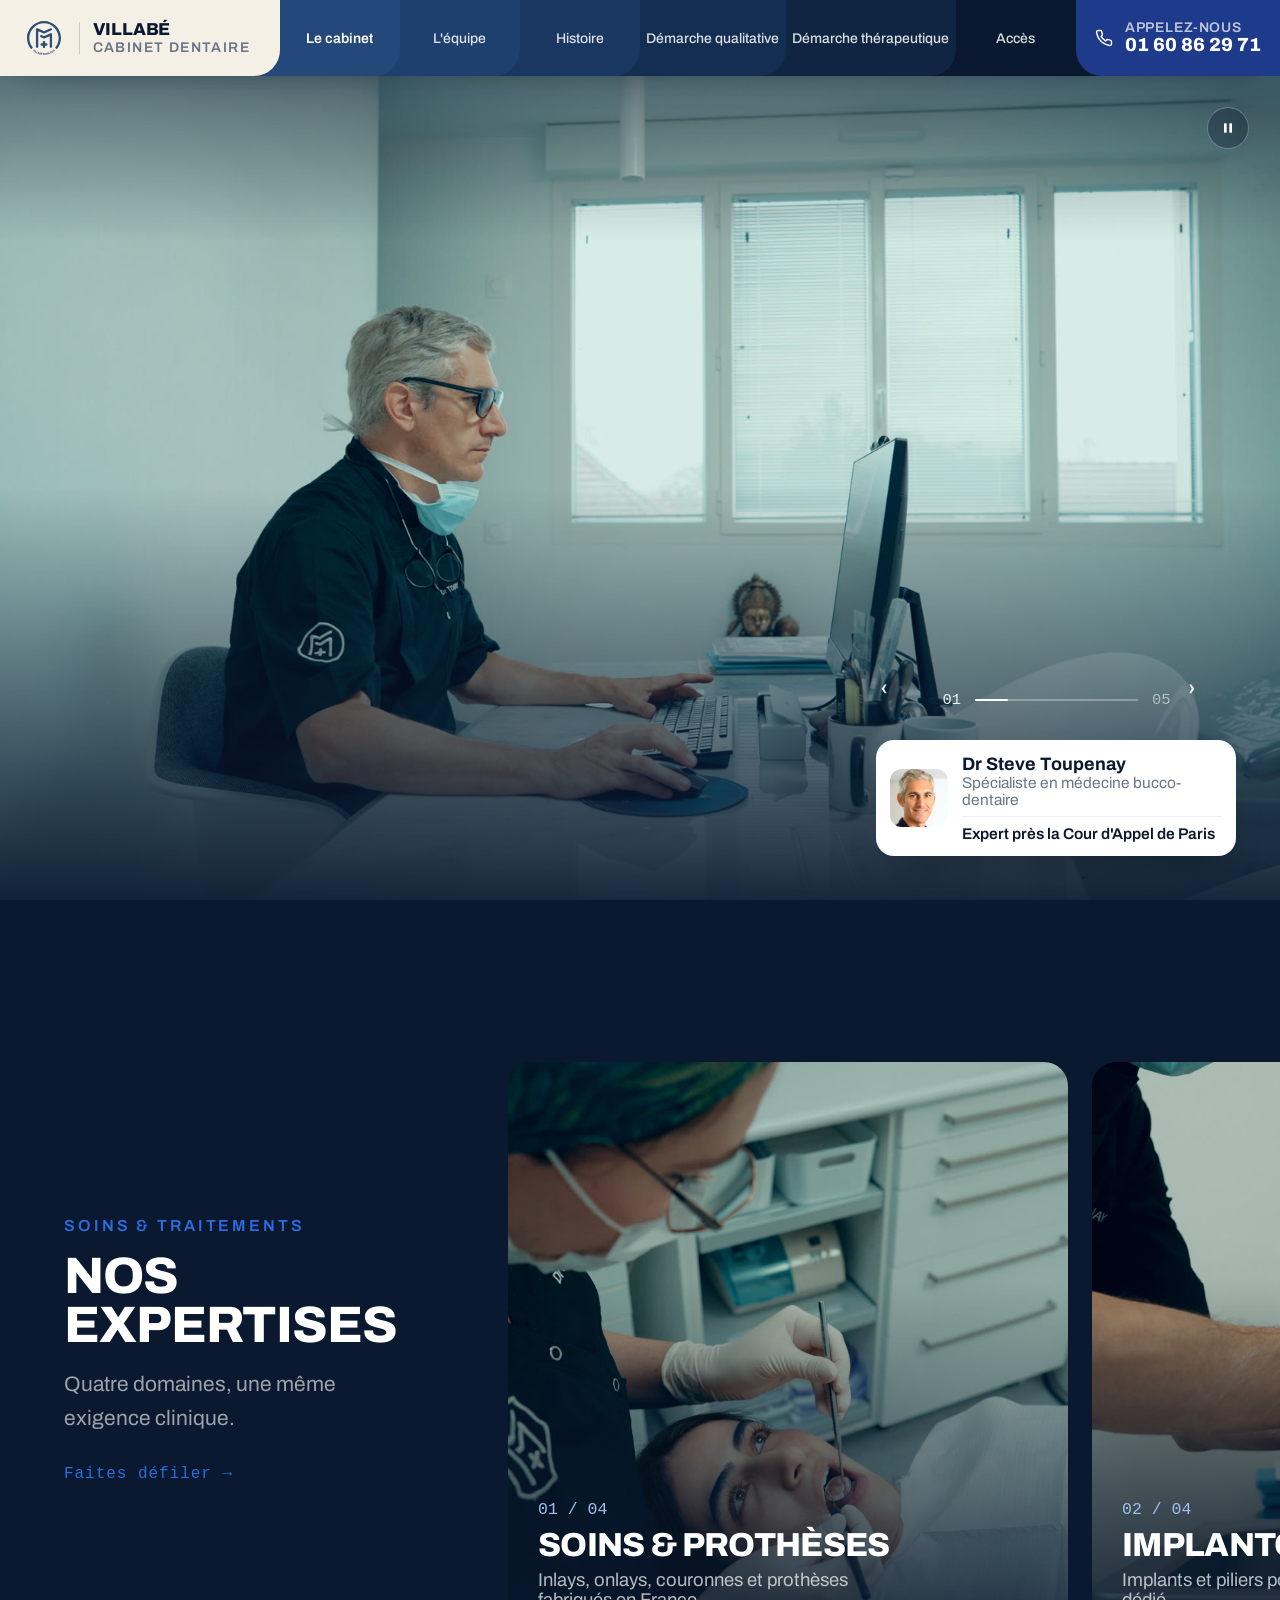
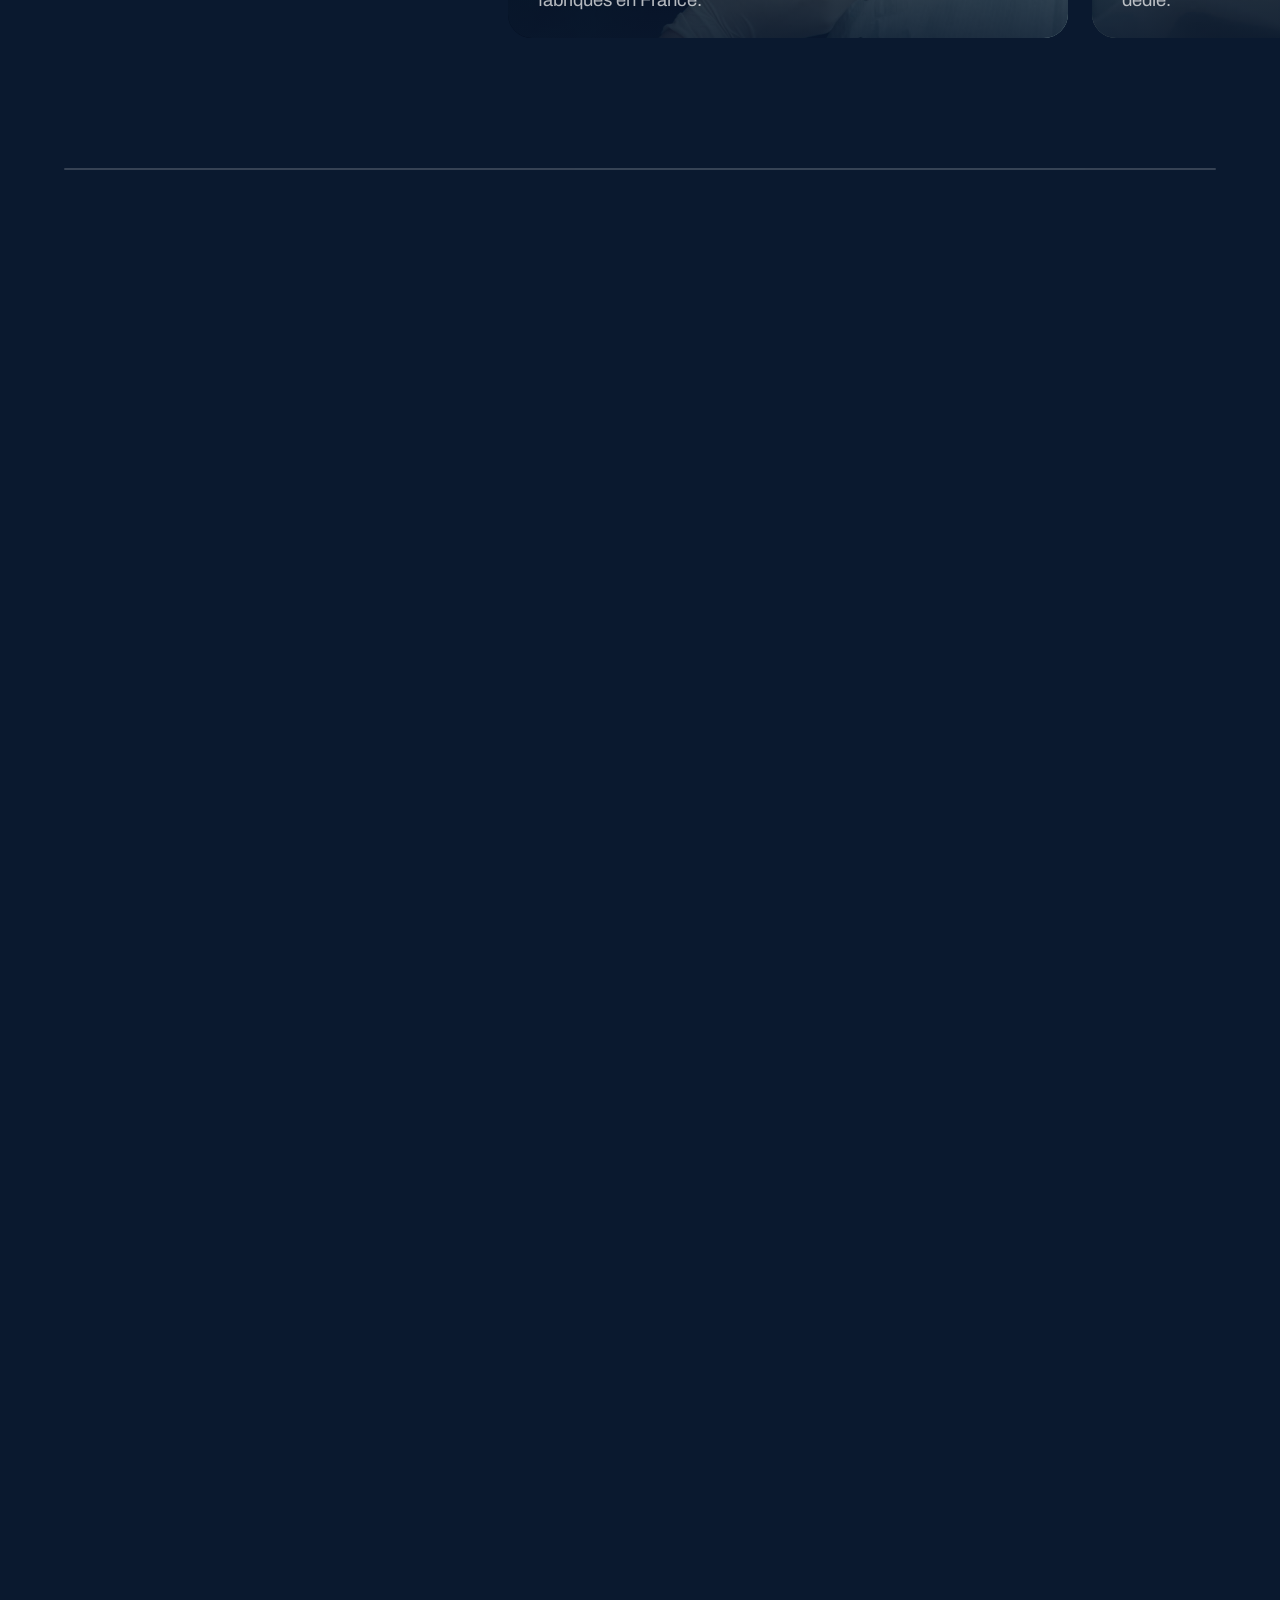
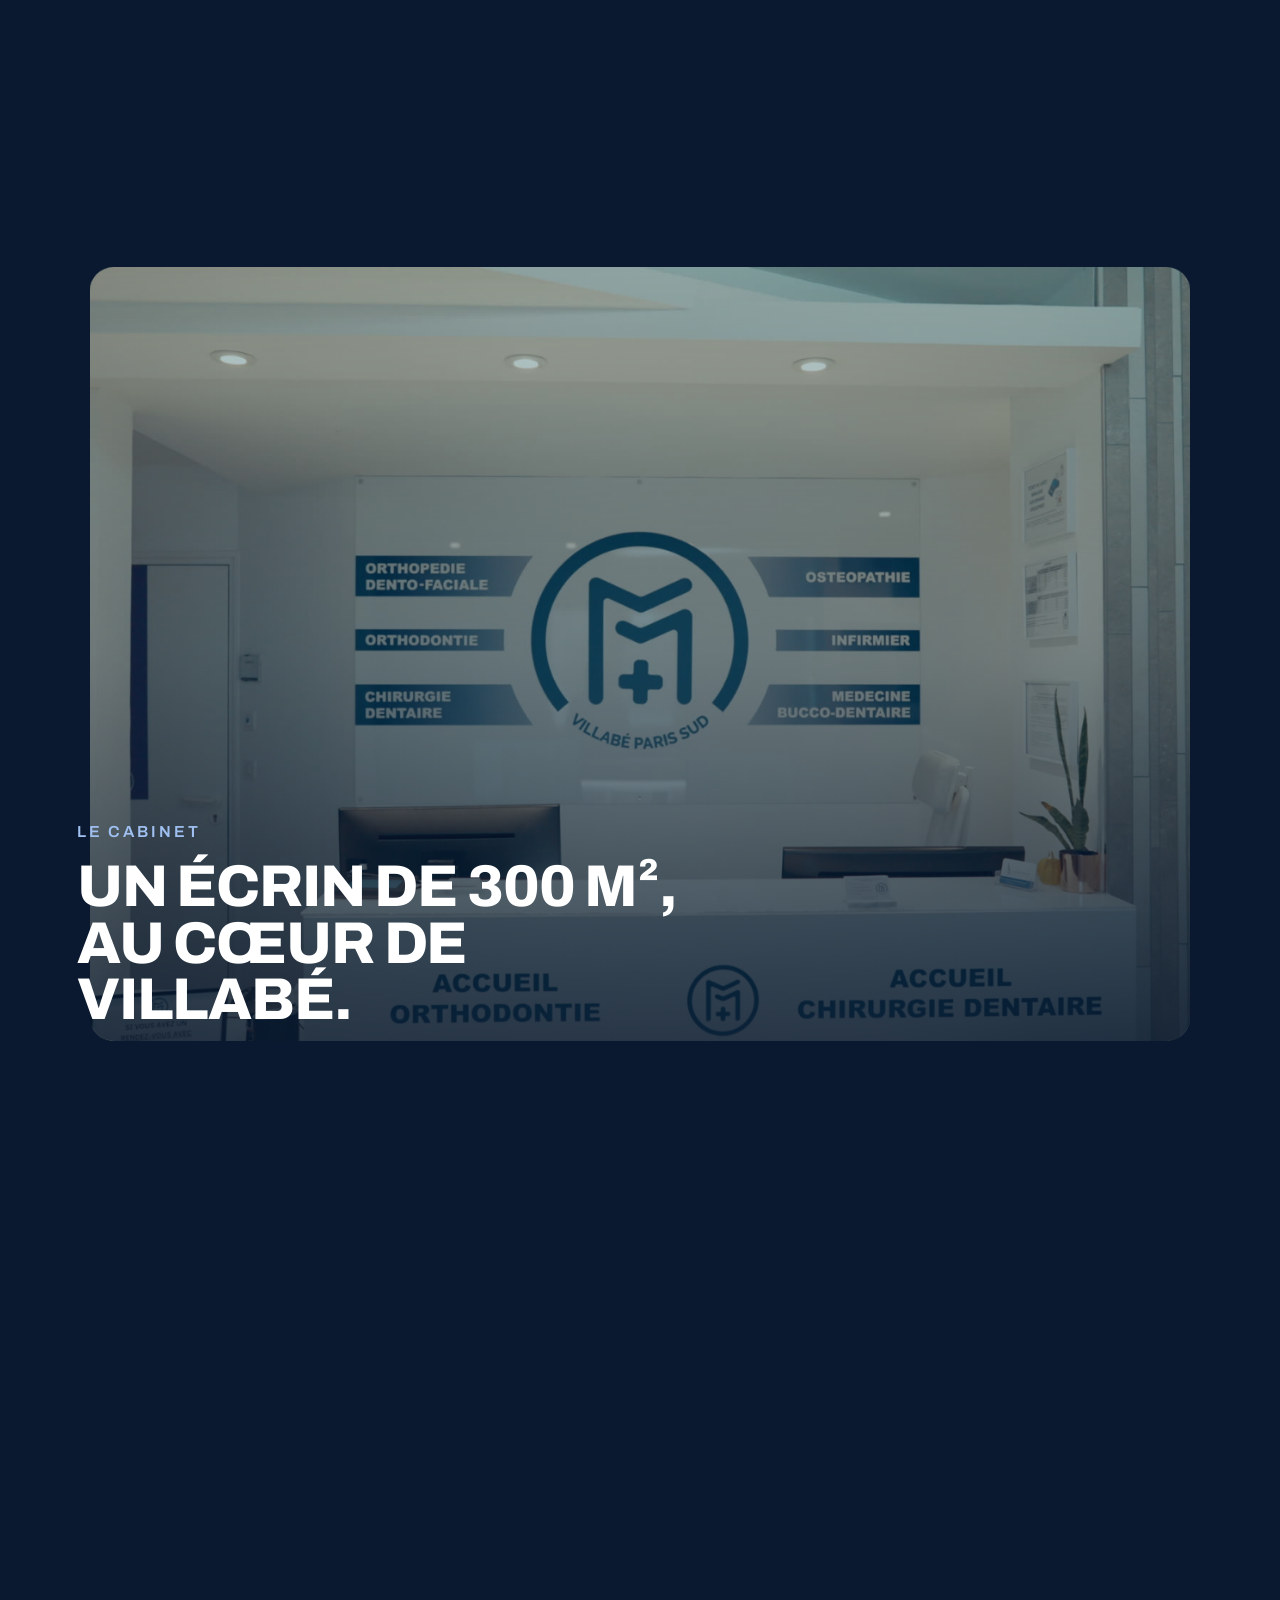
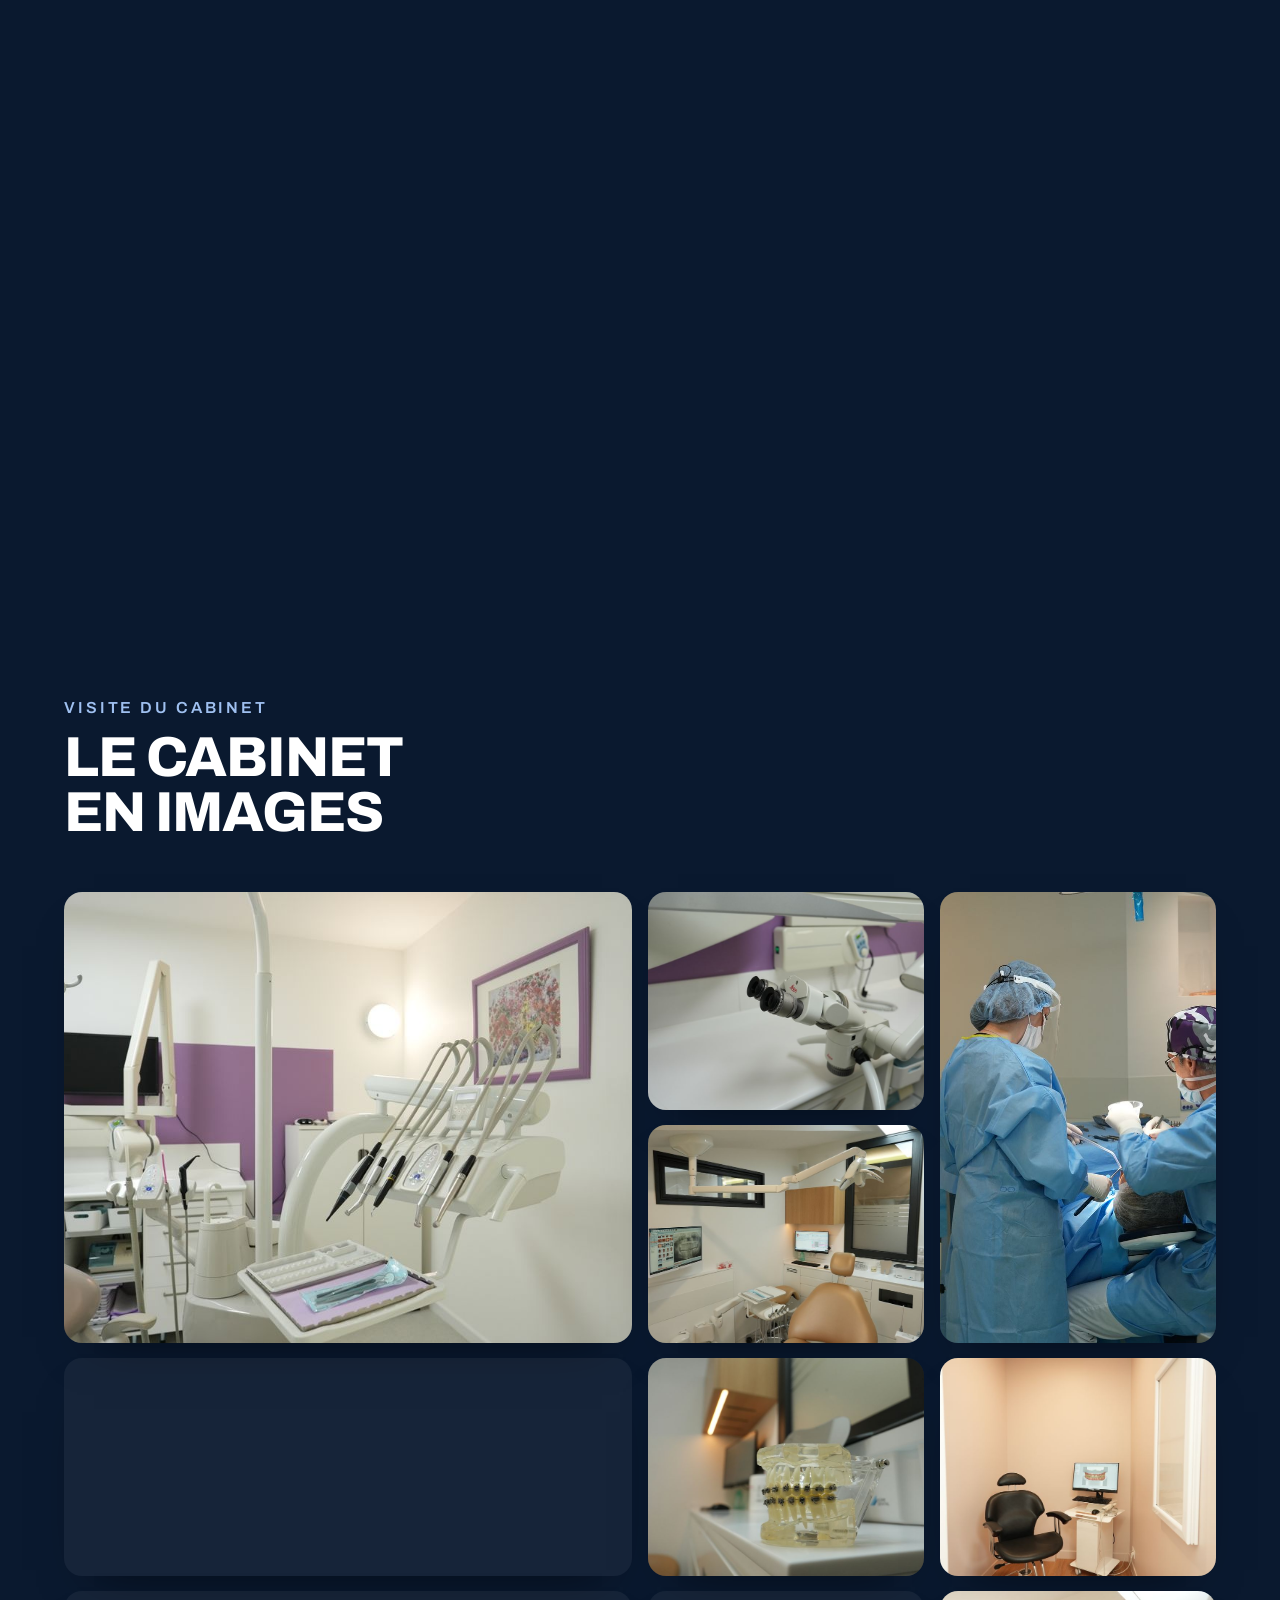
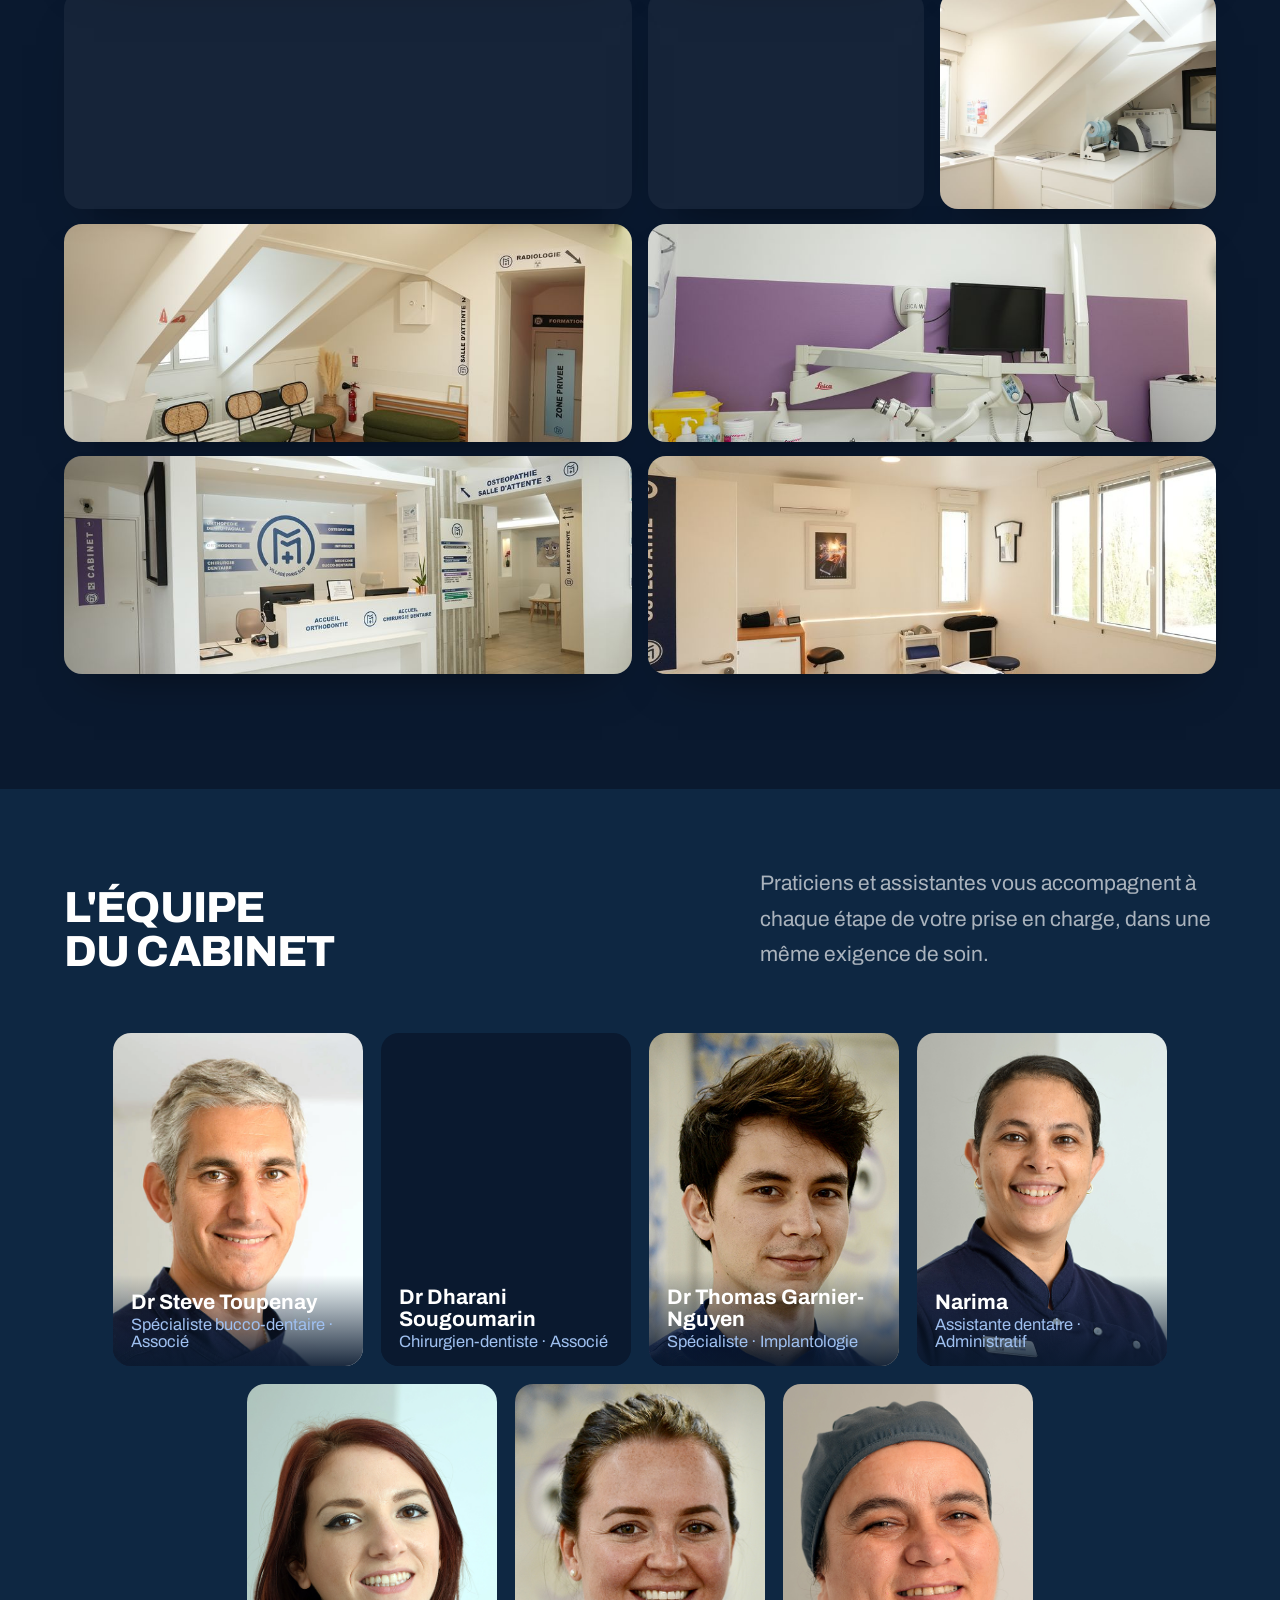
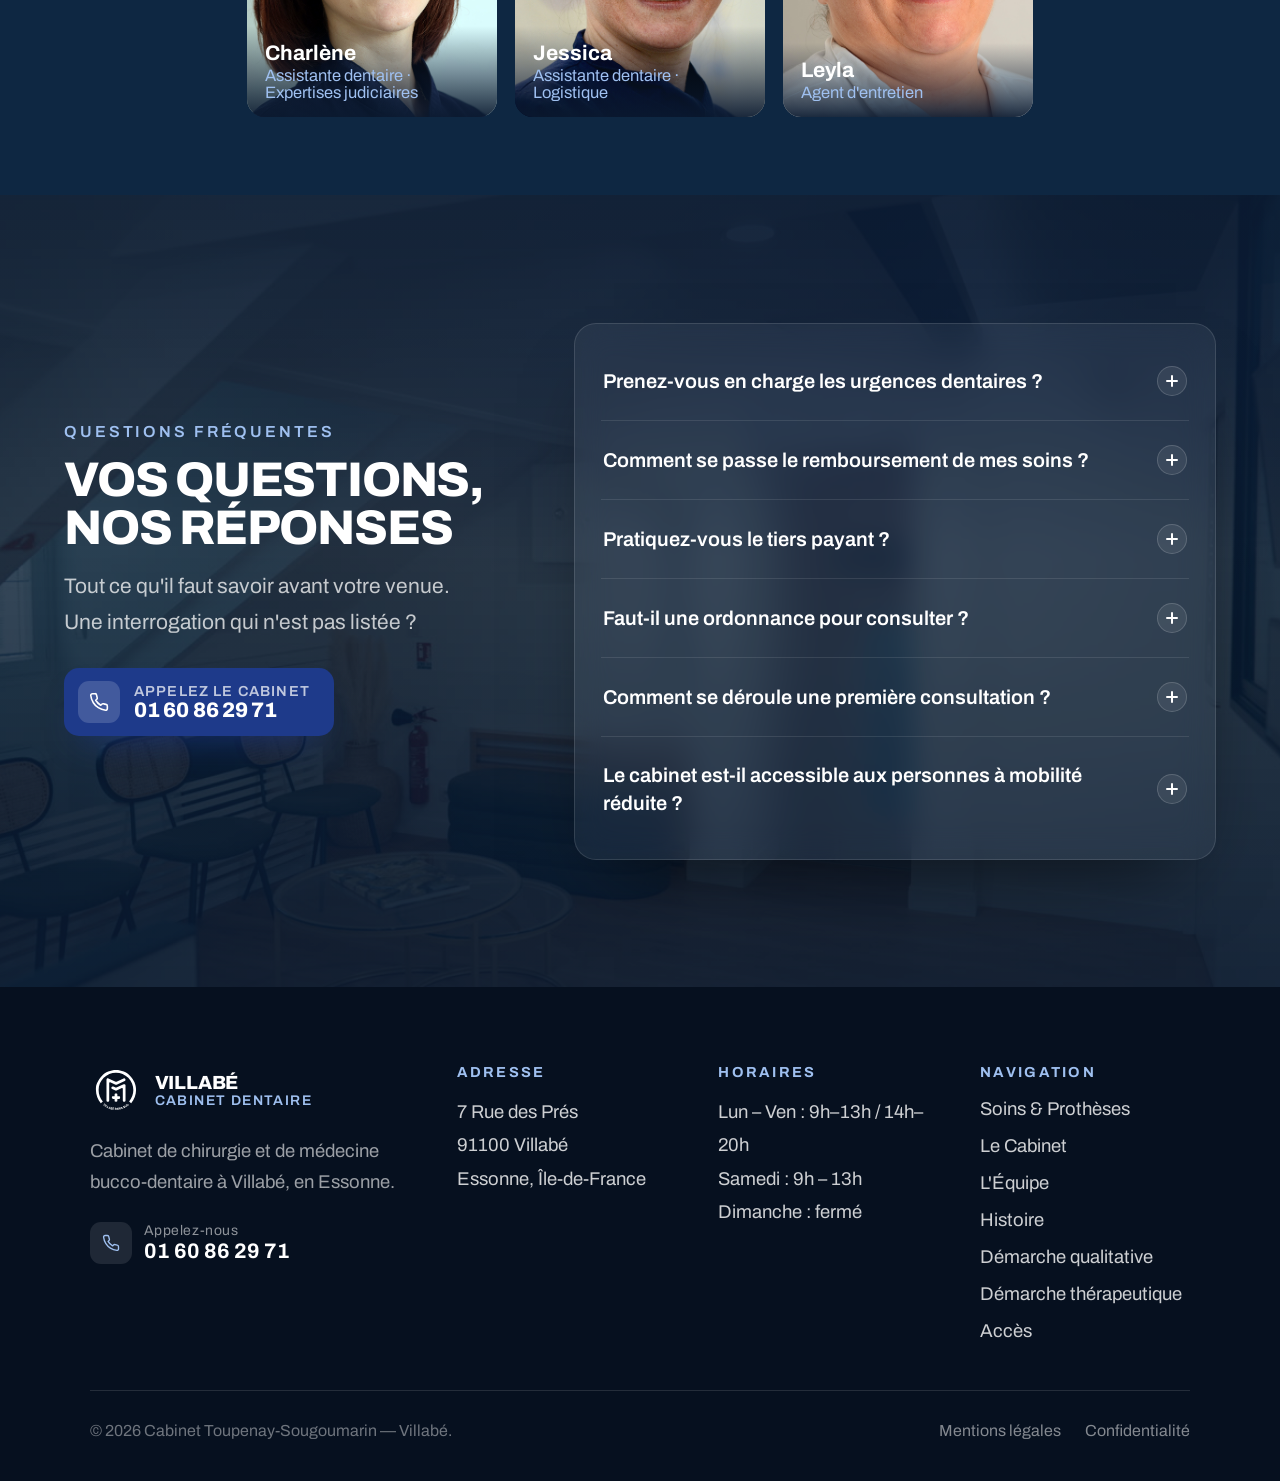
<file: index.html>
<!DOCTYPE html>
<html lang="fr">
<head>
<meta charset="utf-8">
<meta name="viewport" content="width=device-width, initial-scale=1">
<link rel="icon" href="/favicon.ico" sizes="48x48">
<link rel="icon" type="image/png" sizes="32x32" href="/favicon-32x32.png">
<link rel="icon" type="image/png" sizes="16x16" href="/favicon-16x16.png">
<link rel="apple-touch-icon" sizes="180x180" href="/apple-touch-icon.png">
<link rel="manifest" href="/site.webmanifest">
<meta name="theme-color" content="#0A192F">
<title>Cabinet Dentaire Villabé — Dr Toupenay &amp; Dr Sougoumarin</title>
<meta name="description" content="Cabinet de chirurgie et de médecine bucco-dentaire à Villabé (Essonne). 300 m² dédiés aux soins, à l'implantologie et à la chirurgie orale.">
<link rel="preconnect" href="https://fonts.googleapis.com">
<link rel="preconnect" href="https://fonts.gstatic.com" crossorigin>
<link href="https://fonts.googleapis.com/css2?family=Archivo:wght@400;500;600;700;800;900&display=swap" rel="stylesheet">
<style>
  :root {
    --navy:#0A192F; --navy2:#0E2742; --blue:#1E3A8A; --blue2:#2D6CDF; --blue-l:#9FC0F0;
    --cream:#ECE7DF; --ink:#14181B;
  }
  * { box-sizing: border-box; margin: 0; padding: 0; }
  html { scroll-behavior: smooth; }
  body { font-family: 'Archivo', -apple-system, sans-serif; color: #E8EEF6; background: var(--navy); -webkit-font-smoothing: antialiased; overflow-x: hidden; }
  ::selection { background: var(--navy); color: #fff; }
  img { display: block; }
  section[id], footer[id] { scroll-margin-top: 80px; }
  /* Lenis smooth scroll */
  html.lenis, html.lenis body { height: auto; }
  .lenis.lenis-smooth { scroll-behavior: auto !important; }
  .lenis.lenis-smooth [data-lenis-prevent] { overscroll-behavior: contain; }
  .lenis.lenis-stopped { overflow: hidden; }
  @keyframes floatUp { from { opacity: 0; transform: translateY(22px); } to { opacity: 1; transform: translateY(0); } }
  .display { font-weight: 800; text-transform: uppercase; letter-spacing: -0.02em; line-height: 0.98; }
  .eyebrow { display: inline-block; font-size: 16px; font-weight: 600; letter-spacing: .18em; text-transform: uppercase; color: var(--blue-l); }
  /* =====================================================================
     HERO — vidéo plein écran du cabinet (tournage Dropbox)
     ===================================================================== */
  .hero { position: relative; overflow: hidden; min-height: calc(100svh - 76px); display: flex; flex-direction: column; justify-content: flex-end; padding: clamp(22px,3.4vw,56px); }
  .hero__media { position: absolute; inset: 0; z-index: 0; overflow: hidden; background: #0A192F; transform: translateZ(0); }
  .hero__video { position: absolute; inset: 0; width: 100%; height: 100%; object-fit: cover; transform: scale(1.04) translateZ(0); animation: heroZoom 18s ease-out forwards; backface-visibility: hidden; }
  @keyframes heroZoom { to { transform: scale(1) translateZ(0); } }
  .hero__veil { position: absolute; inset: 0; z-index: 1; pointer-events: none; transform: translateZ(0); will-change: transform; backface-visibility: hidden; background: linear-gradient(180deg, rgba(10,25,47,0.42) 0%, rgba(10,25,47,0) 20%, rgba(10,25,47,0) 50%, rgba(10,25,47,0.92) 100%); }
  .sr-only { position: absolute; width: 1px; height: 1px; padding: 0; margin: -1px; overflow: hidden; clip: rect(0,0,0,0); white-space: nowrap; border: 0; }
  .hero__content { max-width: 920px; margin-bottom: clamp(28px,4vw,56px); }
  .hero__eyebrow { display: inline-flex; align-items: center; gap: 10px; font-size: 15px; font-weight: 600; letter-spacing: .18em; text-transform: uppercase; color: var(--blue-l); opacity: 0; animation: floatUp .9s .15s cubic-bezier(.2,.7,.2,1) forwards; }
  .hero__eyebrow::before { content: ""; width: 34px; height: 2px; background: var(--blue-l); border-radius: 2px; }
  .hero__title { margin-top: 18px; font-weight: 800; text-transform: uppercase; letter-spacing: -.025em; line-height: .96; color: #fff; font-size: clamp(36px,4.7vw,74px); }
  .hero__title .ln { display: block; overflow: hidden; padding-bottom: .04em; }
  .hero__title .ln > span { display: inline-block; transform: translateY(110%); animation: heroLine 1.05s cubic-bezier(.2,.7,.2,1) forwards; }
  .hero__title .ln:nth-child(2) > span { animation-delay: .12s; }
  .hero__title em { font-style: normal; color: var(--blue-l); }
  @keyframes heroLine { to { transform: translateY(0); } }
  .hero__lead { margin-top: 22px; max-width: 46ch; font-size: clamp(18px,1.5vw,21px); line-height: 1.6; color: rgba(255,255,255,.82); opacity: 0; animation: floatUp .9s .45s cubic-bezier(.2,.7,.2,1) forwards; }
  .hero__ctas { margin-top: 30px; display: flex; flex-wrap: wrap; gap: 12px; opacity: 0; animation: floatUp .9s .6s cubic-bezier(.2,.7,.2,1) forwards; }
  .hero__btn { display: inline-flex; align-items: center; gap: 10px; height: 56px; padding: 0 26px; border-radius: 999px; font-weight: 700; font-size: 17px; text-decoration: none; transition: background .25s ease, transform .25s ease, border-color .25s ease; }
  .hero__btn--primary { background: var(--blue2); color: #fff; box-shadow: 0 18px 36px -16px rgba(45,108,223,.75); }
  .hero__btn--primary:hover { background: #274aa8; transform: translateY(-2px); }
  .hero__btn--ghost { color: #fff; border: 1px solid rgba(255,255,255,.38); background: rgba(10,25,47,.25); backdrop-filter: blur(6px); -webkit-backdrop-filter: blur(6px); }
  .hero__btn--ghost:hover { border-color: #fff; background: rgba(10,25,47,.45); transform: translateY(-2px); }
  .hero__facts { margin-top: 34px; display: flex; flex-wrap: wrap; gap: clamp(18px,3vw,44px); list-style: none; opacity: 0; animation: floatUp .9s .75s cubic-bezier(.2,.7,.2,1) forwards; }
  .hero__facts li { display: flex; flex-direction: column; gap: 4px; padding-left: 14px; border-left: 2px solid rgba(159,192,240,.45); }
  .hero__facts b { font-size: clamp(22px,2vw,28px); font-weight: 800; color: #fff; letter-spacing: -.01em; }
  .hero__facts span { font-size: 15px; color: rgba(255,255,255,.66); }
  .hero__pause { position: absolute; top: clamp(18px,2.4vw,32px); right: clamp(18px,2.4vw,32px); z-index: 4; width: 42px; height: 42px; border-radius: 50%; border: 1px solid rgba(255,255,255,.3); background: rgba(10,25,47,.35); color: #fff; display: grid; place-items: center; cursor: pointer; backdrop-filter: blur(6px); -webkit-backdrop-filter: blur(6px); transition: background .2s ease; }
  .hero__pause:hover { background: rgba(10,25,47,.65); }
  .hero__pause:focus-visible, .hero__btn:focus-visible { outline: 3px solid var(--blue-l); outline-offset: 3px; }
  @media (max-width: 860px) {
    .hero__btn { flex: 1 1 auto; justify-content: center; }
    .hero__facts li { flex: 1 1 40%; }
  }
  @media (max-width: 560px) {
    .hero__eyebrow { font-size: 13px; letter-spacing: .12em; padding-right: 52px; }
    .hero__eyebrow::before { width: 22px; }
    .hero__lead { margin-top: 16px; font-size: 17px; }
    .hero__ctas { margin-top: 22px; }
    .hero__btn { height: 52px; font-size: 16px; }
    .hero__facts { margin-top: 24px; gap: 14px; }
    .hero__facts li:nth-child(3) { display: none; }
    .hero__facts b { font-size: 20px; }
    .hero__content { margin-bottom: 20px; }
  }
  @media (prefers-reduced-motion: reduce) {
    .hero__video { animation: none; transform: none; }
    .hero__title .ln > span { animation: none; transform: none; }
    .hero__eyebrow, .hero__lead, .hero__ctas, .hero__facts { animation: none; opacity: 1; }
  }

  /* ---------- header hover states ---------- */
  .navcenter a { white-space: nowrap; }
  .nav-active:hover { background: #2C5490 !important; }
  .nav-link:hover   { background: #23477C !important; color: #fff !important; }
  .icon-tab:hover   { background: rgba(255,255,255,0.16) !important; }
  .logo-home:hover  { background: #FFFCF2 !important; }
  .navcenter a { font-size: 17.5px !important; }
  @media (max-width: 1400px) { .navcenter a { font-size: 15.5px !important; padding-right: 10px !important; padding-left: 36px !important; } }
  .phone-cta:hover  { background: #274aa8 !important; }
  .flink:hover      { color: #fff !important; }
  @media (max-width: 1040px) { .navcenter { display: none !important; } }
  @media (max-width: 860px) {
    .herobottom { flex-direction: column !important; align-items: stretch !important; }
    .heromuted { max-width: none !important; }
  }
  @media (max-width: 760px) { .footgrid { grid-template-columns: 1fr 1fr !important; } }
  @media (max-width: 560px) { .footgrid { grid-template-columns: 1fr !important; } }

  /* =====================================================================
     SCROLL ANIMATION ENGINE — reveal variants (data-reveal)
     ===================================================================== */
  [data-reveal] { opacity: 0; transition: opacity .9s cubic-bezier(.2,.7,.2,1), transform 1s cubic-bezier(.2,.7,.2,1); transition-delay: var(--rd,0ms); will-change: opacity, transform; }
  [data-reveal="up"]    { transform: translateY(44px); }
  [data-reveal="fade"]  { transform: none; }
  [data-reveal="left"]  { transform: translateX(-56px); }
  [data-reveal="right"] { transform: translateX(56px); }
  [data-reveal="scale"] { transform: translateY(38px) scale(.94); }
  [data-reveal].is-in   { opacity: 1; transform: none; }
  /* line mask reveal */
  .mask-line { display: block; overflow: hidden; padding-bottom: .04em; }
  [data-reveal="mask"] { opacity: 1; display: inline-block; transform: translateY(112%); transition: transform 1s cubic-bezier(.2,.7,.2,1); transition-delay: var(--rd,0ms); will-change: transform; }
  [data-reveal="mask"].is-in { transform: translateY(0); }
  @media (prefers-reduced-motion: reduce) {
    [data-reveal] { opacity: 1 !important; transform: none !important; }
  }

  /* =====================================================================
     SOINS — galerie scroll horizontal épinglé
     ===================================================================== */
  .hpin { position: relative; background: var(--navy); }
  .hpin__sticky { position: sticky; top: 0; height: 100vh; overflow: hidden; display: flex; align-items: center; }
  .hpin__track { display: flex; gap: 24px; padding: 0 clamp(20px,5vw,80px); will-change: transform; }
  .hcard { position: relative; flex: 0 0 auto; width: clamp(300px,46vw,560px); height: 64vh; border-radius: 24px; overflow: hidden; background: var(--navy); }
  .hcard--intro { display: flex; flex-direction: column; justify-content: center; gap: 18px; background: none; width: clamp(280px,34vw,420px); }
  .hcard--intro h2 { font-size: clamp(34px,4vw,60px); font-weight: 800; text-transform: uppercase; letter-spacing: -.02em; line-height: .96; color: #fff; }
  .hcard--intro p { color: rgba(255,255,255,.6); max-width: 30ch; font-size: 21px; line-height: 1.6; }
  .hcard__img { position: absolute; inset: 0; width: 100%; height: 100%; object-fit: cover; }
  .hcard__veil { position: absolute; inset: 0; background: linear-gradient(180deg, rgba(10,25,47,0) 38%, rgba(10,25,47,.86)); }
  .hcard__cap { position: absolute; left: 30px; right: 30px; bottom: 28px; color: #fff; }
  .hcard__num { font-family: monospace; font-size: 16.5px; color: var(--blue-l); margin-bottom: 10px; }
  .hcard__cap h3 { font-size: clamp(24px,2.6vw,38px); font-weight: 800; text-transform: uppercase; letter-spacing: -.02em; line-height: 1; }
  .hcard__cap p { margin-top: 8px; font-size: 18.5px; color: rgba(255,255,255,.7); max-width: 34ch; }
  .hpin__hint { font-family: monospace; font-size: 16px; color: var(--blue2); letter-spacing: .06em; margin-top: 12px; }
  .hpin__bar { position: absolute; left: clamp(20px,5vw,80px); right: clamp(20px,5vw,80px); bottom: 30px; height: 2px; background: rgba(255,255,255,.18); border-radius: 2px; z-index: 5; }
  .hpin__bar span { position: absolute; left: 0; top: 0; bottom: 0; width: 0; background: #fff; border-radius: 2px; }
  /* fallback : swipe horizontal natif */
  .hpin--static { height: auto !important; }
  .hpin--static .hpin__sticky { position: static; height: auto; padding: clamp(40px,7vw,90px) 0; }
  .hpin--static .hpin__track { transform: none !important; overflow-x: auto; scroll-snap-type: x mandatory; -webkit-overflow-scrolling: touch; padding-bottom: 24px; }
  .hpin--static .hcard { scroll-snap-align: center; height: 70vh; width: min(82vw,560px); }
  .hpin--static .hpin__bar { display: none; }

  /* =====================================================================
     3. LE CABINET — vidéo qui s'agrandit au scroll + compteurs
     ===================================================================== */
  .expand { position: relative; background: var(--navy); height: 220vh; }
  .expand__sticky { position: sticky; top: 0; height: 100vh; overflow: hidden; display: flex; align-items: center; justify-content: center; }
  .expand__media { position: relative; width: 100%; height: 100%; overflow: hidden; border-radius: 28px; transform: scale(.86); transform-origin: center; will-change: transform; }
  .expand__media video, .expand__media img { position: absolute; inset: 0; width: 100%; height: 100%; object-fit: cover; }
  .expand__veil { position: absolute; inset: 0; background: linear-gradient(180deg, rgba(10,25,47,.15) 0%, rgba(10,25,47,.4) 50%, rgba(10,25,47,.82) 100%); }
  .expand__overlay { position: absolute; inset: 0; z-index: 3; display: flex; flex-direction: column; justify-content: flex-end; padding: clamp(32px,6vw,96px); color: #fff; pointer-events: none; }
  .expand__overlay .eyebrow { margin-bottom: 18px; }
  .expand__overlay h2 { font-size: clamp(32px,4.6vw,68px); font-weight: 800; text-transform: uppercase; letter-spacing: -.02em; line-height: .96; max-width: 17ch; }

  /* =====================================================================
     4. LES PRATICIENS — deux associés au même niveau
     ===================================================================== */
  .prac { position: relative; overflow: hidden; background: var(--navy); padding: clamp(56px,7vw,108px) clamp(22px,5vw,80px); }
  .prac__head { position: relative; z-index: 2; max-width: 1180px; margin: 0 auto clamp(46px,6vw,84px); text-align: center; }
  .prac__head .eyebrow { color: var(--blue2); }
  .prac__heading { margin-top: 14px; font-weight: 800; text-transform: uppercase; letter-spacing: -.025em; line-height: .98; color: #fff; font-size: clamp(30px,3.8vw,52px); }
  .prac__one { position: relative; max-width: 1180px; margin: 0 auto; }
  .prac__one + .prac__one { margin-top: clamp(64px,9vw,128px); }
  .prac__wm { position: absolute; left: 50%; top: -8%; transform: translateX(-50%); font-weight: 900; font-size: clamp(72px,14vw,220px); letter-spacing: -.04em; line-height: 1; color: #fff; opacity: .04; text-transform: uppercase; white-space: nowrap; pointer-events: none; z-index: 0; }
  .prac__grid { position: relative; z-index: 2; display: grid; grid-template-columns: .85fr 1.15fr; gap: clamp(40px,6vw,96px); align-items: center; }
  .prac__grid--rev { grid-template-columns: 1.15fr .85fr; }
  .prac__frame { position: relative; width: min(420px,100%); margin: 0 auto; aspect-ratio: 3/4; }
  .prac__backdrop { position: absolute; right: -18px; bottom: -18px; width: 80%; height: 80%; background: var(--blue); border-radius: 26px; }
  .prac__grid--rev .prac__backdrop { right: auto; left: -18px; }
  .prac__img { position: relative; z-index: 1; width: 100%; height: 100%; object-fit: cover; object-position: center top; border-radius: 24px; box-shadow: 0 44px 84px -42px rgba(10,25,47,.55); }
  .prac__badge { position: absolute; z-index: 2; left: -16px; bottom: 30px; background: #fff; border-radius: 16px; padding: 13px 17px; display: flex; align-items: center; gap: 12px; box-shadow: 0 26px 54px -26px rgba(10,25,47,.5); }
  .prac__badge b { display: block; font-size: 17px; color: var(--navy); line-height: 1.2; }
  .prac__badge span { display: block; font-size: 14.5px; color: #6a7686; }
  .prac__copy { max-width: 48ch; }
  .prac__copy .eyebrow { color: var(--blue2); margin-bottom: 20px; }
  .prac__name { font-weight: 800; text-transform: uppercase; letter-spacing: -.02em; line-height: .96; font-size: clamp(34px,4vw,56px); color: #fff; }
  .prac__name span { color: var(--blue2); }
  .prac__role { font-size: clamp(18px,1.3vw,20px); font-weight: 600; color: var(--blue-l); margin-top: 16px; }
  .prac__bio { font-size: clamp(19px,1.3vw,21px); line-height: 1.72; color: rgba(255,255,255,.72); margin-top: 22px; }
  .prac__facts { list-style: none; margin-top: 30px; display: flex; flex-direction: column; gap: 15px; }
  .prac__facts li { display: flex; align-items: center; gap: 13px; font-size: 18.5px; font-weight: 500; color: #fff; }
  .prac__facts li svg { flex: none; }
  @media (prefers-reduced-motion: no-preference) {
    .prac__frame { animation: portFloat 7s ease-in-out infinite; }
    .prac__badge { animation: portFloat 6s ease-in-out infinite .9s reverse; }
  }
  @keyframes portFloat { 0%,100% { transform: translateY(0); } 50% { transform: translateY(-12px); } }
  @media (max-width: 900px) { .prac__grid, .prac__grid--rev { grid-template-columns: 1fr; gap: 44px; } .prac__copy { max-width: none; } .prac__grid--rev .prac__media { order: -1; } }

  /* =====================================================================
     5. L'ÉQUIPE — grille N&B → couleur
     ===================================================================== */
  .team { background: var(--navy2); padding: clamp(52px,6vw,96px) clamp(22px,5vw,80px); }
  .team__head { max-width: 1180px; margin: 0 auto clamp(36px,5vw,60px); display: flex; align-items: flex-end; justify-content: space-between; gap: 24px; flex-wrap: wrap; }
  .team__head h2 { font-size: clamp(28px,3.4vw,48px); font-weight: 800; text-transform: uppercase; letter-spacing: -.02em; line-height: 1; color: #fff; max-width: 16ch; }
  .team__head p { font-size: 21px; line-height: 1.7; color: rgba(255,255,255,.65); max-width: 38ch; }
  .team__grid { max-width: 1080px; margin: 0 auto; display: flex; flex-wrap: wrap; justify-content: center; gap: 18px; }
  .team__grid .tcard { flex: 1 1 240px; max-width: 250px; }
  .tcard { position: relative; border-radius: 18px; overflow: hidden; background: var(--navy); aspect-ratio: 3/4; }
  .tcard img { width: 100%; height: 100%; object-fit: cover; object-position: center top; transition: transform .7s cubic-bezier(.2,.7,.2,1); }
  .tcard:hover img { transform: scale(1.05); }
  .tcard__info { position: absolute; left: 0; right: 0; bottom: 0; padding: 16px 18px; background: linear-gradient(180deg, transparent, rgba(10,25,47,.92)); color: #fff; }
  .tcard__info b { display: block; font-size: 21px; }
  .tcard__info span { display: block; font-size: 16.5px; color: var(--blue-l); margin-top: 3px; }

  /* =====================================================================
     HISTOIRE — frise chronologique
     ===================================================================== */
  .story { position: relative; overflow: hidden; background: var(--navy2); color: #fff; padding: clamp(56px,7vw,110px) clamp(22px,5vw,80px); }
  .story::before { content: ""; position: absolute; width: 54vw; height: 54vw; right: -16vw; top: -18vw; background: radial-gradient(circle, rgba(45,108,223,.16), transparent 60%); pointer-events: none; }
  .story__head { position: relative; z-index: 2; max-width: 1080px; margin: 0 auto clamp(40px,5vw,70px); }
  .story__head h2 { font-size: clamp(30px,4.2vw,62px); font-weight: 800; text-transform: uppercase; letter-spacing: -.025em; line-height: .96; margin-top: 16px; }
  .story__head p { margin-top: 22px; max-width: 52ch; color: rgba(255,255,255,.7); font-size: clamp(19px,1.4vw,21.5px); line-height: 1.6; }
  .story__line { position: relative; z-index: 2; max-width: 1080px; margin: 0 auto; }
  .story__item { display: grid; grid-template-columns: minmax(110px,210px) 1fr; gap: clamp(20px,5vw,64px); padding: clamp(28px,4vw,52px) 0; border-top: 1px solid rgba(255,255,255,.12); }
  .story__item:last-child { border-bottom: 1px solid rgba(255,255,255,.12); }
  .story__year { font-weight: 800; font-size: clamp(34px,4.4vw,66px); letter-spacing: -.03em; line-height: .9; color: var(--blue2); }
  .story__body h3 { font-size: clamp(19px,2.2vw,28px); font-weight: 700; color: #fff; }
  .story__body p { margin-top: 12px; max-width: 50ch; color: rgba(255,255,255,.68); font-size: clamp(19px,1.3vw,21px); line-height: 1.65; }
  @media (max-width: 680px) { .story__item { grid-template-columns: 1fr; gap: 10px; } }

  /* =====================================================================
     FAQ — questions fréquentes (immersive : vidéo de fond + accordéon verre)
     ===================================================================== */
  .faq { position: relative; overflow: hidden; isolation: isolate; background: var(--navy); padding: clamp(72px,10vw,150px) clamp(22px,5vw,80px); }
  .faq__video { position: absolute; inset: 0; width: 100%; height: 100%; object-fit: cover; z-index: 0; }
  .faq__veil { position: absolute; inset: 0; z-index: 1;
    background: linear-gradient(180deg, rgba(10,25,47,.92) 0%, rgba(10,25,47,.78) 45%, rgba(10,25,47,.9) 100%),
               radial-gradient(120% 80% at 80% 10%, rgba(30,58,138,.45), transparent 60%); }
  .faq__inner { position: relative; z-index: 2; max-width: 1180px; margin: 0 auto; display: grid; grid-template-columns: .82fr 1.18fr; gap: clamp(36px,5vw,80px); align-items: start; }
  .faq__aside { position: sticky; top: 100px; }
  .faq__aside .eyebrow { color: var(--blue-l); }
  .faq__title { margin-top: 16px; font-weight: 800; text-transform: uppercase; letter-spacing: -.025em; line-height: .98; color: #fff; font-size: clamp(32px,3.8vw,54px); }
  .faq__lead { margin-top: 18px; max-width: 34ch; font-size: 21px; line-height: 1.7; color: rgba(255,255,255,.74); }
  .faq__call { display: inline-flex; align-items: center; gap: 14px; margin-top: 28px; padding: 13px 24px 13px 14px; border-radius: 15px; text-decoration: none;
    background: var(--blue); box-shadow: 0 18px 36px -20px rgba(30,58,138,.9); transition: background .25s ease, transform .25s ease; }
  .faq__call:hover { background: var(--blue2); transform: translateY(-2px); }
  .faq__callicon { flex: none; width: 42px; height: 42px; border-radius: 11px; background: rgba(255,255,255,.16); display: flex; align-items: center; justify-content: center; }
  .faq__call small { display: block; font-size: 14.5px; font-weight: 600; letter-spacing: .08em; text-transform: uppercase; color: rgba(255,255,255,.72); }
  .faq__call b { display: block; font-size: 21px; font-weight: 800; color: #fff; letter-spacing: -.01em; }

  .faq__list { border-radius: 22px; padding: clamp(8px,1.4vw,18px) clamp(16px,2vw,28px);
    background: rgba(255,255,255,.06); border: 1px solid rgba(255,255,255,.12);
    backdrop-filter: blur(16px) saturate(1.1); -webkit-backdrop-filter: blur(16px) saturate(1.1);
    box-shadow: 0 40px 80px -40px rgba(0,0,0,.7); }
  .faq__item { border-bottom: 1px solid rgba(255,255,255,.1); }
  .faq__item:last-child { border-bottom: 0; }
  .faq__q { all: unset; box-sizing: border-box; display: flex; align-items: center; justify-content: space-between; gap: 22px; width: 100%; padding: clamp(18px,2.2vw,24px) 2px; cursor: pointer; }
  .faq__q h3 { font-size: clamp(20px,1.5vw,23px); font-weight: 600; color: #fff; line-height: 1.4; transition: color .2s ease; }
  .faq__q:hover h3, .faq__item.open .faq__q h3 { color: var(--blue-l); }
  .faq__icon { flex: none; position: relative; width: 30px; height: 30px; border-radius: 50%; background: rgba(255,255,255,.08); border: 1px solid rgba(255,255,255,.16); transition: background .25s ease; }
  .faq__item.open .faq__icon { background: var(--blue); border-color: transparent; }
  .faq__icon::before, .faq__icon::after { content: ""; position: absolute; left: 50%; top: 50%; background: #fff; border-radius: 2px; transition: transform .3s cubic-bezier(.2,.7,.2,1); }
  .faq__icon::before { width: 12px; height: 2px; transform: translate(-50%,-50%); }
  .faq__icon::after { width: 2px; height: 12px; transform: translate(-50%,-50%); }
  .faq__item.open .faq__icon::after { transform: translate(-50%,-50%) scaleY(0); }
  .faq__a { overflow: hidden; height: 0; transition: height .35s cubic-bezier(.2,.7,.2,1); }
  .faq__a p { padding: 0 40px 22px 2px; max-width: 64ch; font-size: 21px; line-height: 1.72; color: rgba(255,255,255,.74); }
  .faq__a p + p { padding-top: 14px; }
  @media (max-width: 880px) { .faq__inner { grid-template-columns: 1fr; gap: 30px; } .faq__aside { position: static; } }

  /* =====================================================================
     DÉMARCHES — lignes texte + image (qualitative & thérapeutique)
     ===================================================================== */
  .rowfeat { position: relative; padding: clamp(56px,7vw,108px) clamp(22px,5vw,80px); }
  .rowfeat__head { max-width: 1180px; margin: 0 auto clamp(48px,6vw,84px); }
  .rowfeat__head .eyebrow { color: var(--blue2); }
  .rowfeat__head h2 { margin-top: 14px; font-weight: 800; text-transform: uppercase; letter-spacing: -.025em; line-height: .98; color: #fff; font-size: clamp(30px,3.8vw,52px); max-width: 20ch; }
  .rowfeat__head p { margin-top: 18px; max-width: 62ch; color: rgba(255,255,255,.7); font-size: clamp(19px,1.3vw,21px); line-height: 1.65; }
  .rowfeat__list { max-width: 1180px; margin: 0 auto; display: flex; flex-direction: column; gap: clamp(52px,7vw,92px); }
  .rowitem { display: grid; grid-template-columns: .9fr 1.1fr; gap: clamp(32px,5vw,64px); align-items: center; }
  .rowitem--rev .rowitem__media { order: 2; }
  .rowitem__media { position: relative; border-radius: 22px; overflow: hidden; aspect-ratio: 4/3; box-shadow: 0 34px 64px -32px rgba(0,0,0,.55); background: rgba(255,255,255,.05); }
  .rowitem__media img { width: 100%; height: 100%; object-fit: cover; }
  .rowitem__num { font-family: monospace; font-size: 16.5px; color: var(--blue-l); margin-bottom: 14px; display: block; }
  .rowitem__body h3 { font-size: clamp(21px,2.2vw,30px); font-weight: 700; color: #fff; letter-spacing: -.01em; }
  .rowitem__body p { margin-top: 14px; color: rgba(255,255,255,.7); font-size: 21px; line-height: 1.72; max-width: 52ch; }
  .rowitem__body p + p { margin-top: 12px; }
  @media (max-width: 820px) { .rowitem, .rowitem--rev { grid-template-columns: 1fr; } .rowitem--rev .rowitem__media { order: 0; } }

  /* Table honoraires — carte verre, même esprit que la FAQ */
  .pricecard { max-width: 1180px; margin: clamp(52px,7vw,92px) auto 0; border-radius: 22px; padding: clamp(10px,1.6vw,20px) clamp(18px,2.4vw,30px);
    background: rgba(255,255,255,.06); border: 1px solid rgba(255,255,255,.12);
    backdrop-filter: blur(16px) saturate(1.1); -webkit-backdrop-filter: blur(16px) saturate(1.1); }
  .pricecard__head { display: flex; align-items: baseline; justify-content: space-between; gap: 16px; padding: 14px 2px 18px; }
  .pricecard__head h3 { font-size: clamp(19px,1.7vw,22px); font-weight: 700; color: #fff; }
  .pricecard__head span { font-size: 16px; color: rgba(255,255,255,.5); }
  .pricerow { display: flex; align-items: center; justify-content: space-between; gap: 20px; padding: 16px 2px; border-top: 1px solid rgba(255,255,255,.1); }
  .pricerow span:first-child { font-size: 19.5px; color: rgba(255,255,255,.85); }
  .pricerow b { font-size: 20.5px; color: var(--blue-l); font-weight: 700; white-space: nowrap; }
  .pricecard__note { padding: 16px 2px 4px; font-size: 16px; line-height: 1.6; color: rgba(255,255,255,.5); border-top: 1px solid rgba(255,255,255,.1); margin-top: 4px; }

  /* =====================================================================
     ACCÈS — infos + carte
     ===================================================================== */
  .access__inner { max-width: 1180px; margin: 0 auto; display: grid; grid-template-columns: .82fr 1.18fr; gap: clamp(36px,5vw,72px); align-items: start; }
  .access__facts { display: flex; flex-direction: column; gap: clamp(26px,3vw,34px); }
  .access__fact { display: flex; gap: 16px; }
  .access__fact svg { flex: none; width: 42px; height: 42px; border-radius: 12px; background: rgba(255,255,255,.08); padding: 10px; box-sizing: border-box; }
  .access__fact h3 { font-size: 19.5px; font-weight: 700; color: #fff; margin-bottom: 6px; }
  .access__fact p { font-size: 19px; line-height: 1.65; color: rgba(255,255,255,.68); max-width: 46ch; }
  .access__map { position: relative; border-radius: 22px; overflow: hidden; aspect-ratio: 4/3.1; box-shadow: 0 34px 64px -32px rgba(0,0,0,.55); background: rgba(255,255,255,.05); }
  .access__map iframe { position: absolute; inset: 0; width: 100%; height: 100%; border: 0; filter: grayscale(.15) contrast(1.05); }
  @media (max-width: 900px) { .access__inner { grid-template-columns: 1fr; } .access__map { order: -1; } }

  /* =====================================================================
     FOOTER
     ===================================================================== */
  .site-footer { background: #06101F; color: #fff; padding: clamp(48px,6vw,84px) clamp(22px,7vw,110px) clamp(26px,3vw,38px); }
  .footgrid { display: grid; grid-template-columns: 1.5fr 1fr 1fr 1fr; gap: clamp(28px,4vw,56px); padding-bottom: 46px; border-bottom: 1px solid rgba(255,255,255,0.12); }
</style>
<link rel="stylesheet" href="css/responsive.css">
<link rel="stylesheet" href="css/galerie.css">
</head>
<body>

<div style="background:var(--navy); min-height:100vh;">

  <!-- ============ HEADER (inchangé) ============ -->
  <header style="position:sticky; top:0; z-index:100; display:flex; align-items:stretch; height:76px; background:#0A192F; margin:0; box-shadow:0 14px 34px -22px rgba(10,25,47,0.6);">
    <a href="index.html" class="logo-home" aria-label="Retour à l’accueil" style="flex:none; display:flex; align-items:center; gap:13px; background:#F4F0E6; padding:0 30px 0 22px; border-bottom-right-radius:26px; position:relative; z-index:7; text-decoration:none; transition:background .2s ease;">
      <img src="images/logo.svg" alt="Cabinet Dentaire Villabé Paris Sud" style="height:52px; width:auto;">
      <div class="logo-home__sep" style="width:1px; height:32px; background:rgba(10,25,47,0.18);"></div>
      <div class="logo-home__txt" style="display:flex; flex-direction:column; line-height:1.12;">
        <span class="logo-home__name" style="font-weight:800; font-size:19px; letter-spacing:-0.01em; color:#0A192F;">VILLABÉ</span>
        <span class="logo-home__sub" style="font-weight:600; font-size:12px; letter-spacing:0.16em; text-transform:uppercase; color:#6a7686;">Cabinet Dentaire</span>
      </div>
    </a>
    <nav class="navcenter" style="flex:1; display:flex; align-items:stretch; position:relative;">
      <a href="index.html#cabinet" class="nav-active" style="flex:1; display:flex; align-items:center; justify-content:center; padding:0 clamp(10px,1.1vw,20px) 0 calc(clamp(10px,1.1vw,20px) + 26px); font-size:16px; font-weight:600; color:#fff; text-decoration:none; background:#24487A; border-bottom-right-radius:26px; margin-left:-26px; position:relative; z-index:6; transition:background .2s ease;">Le cabinet</a>
      <a href="equipe.html" class="nav-link" style="flex:1; display:flex; align-items:center; justify-content:center; padding:0 clamp(10px,1.1vw,20px) 0 calc(clamp(10px,1.1vw,20px) + 26px); font-size:16px; font-weight:500; color:rgba(255,255,255,0.85); text-decoration:none; background:#1E406E; border-bottom-right-radius:26px; margin-left:-26px; position:relative; z-index:5; transition:background .2s ease, color .2s ease;">L'équipe</a>
      <a href="histoire.html" class="nav-link" style="flex:1; display:flex; align-items:center; justify-content:center; padding:0 clamp(10px,1.1vw,20px) 0 calc(clamp(10px,1.1vw,20px) + 26px); font-size:16px; font-weight:500; color:rgba(255,255,255,0.85); text-decoration:none; background:#193760; border-bottom-right-radius:26px; margin-left:-26px; position:relative; z-index:4; transition:background .2s ease, color .2s ease;">Histoire</a>
      <a href="demarche-qualitative.html" class="nav-link" style="flex:1; display:flex; align-items:center; justify-content:center; padding:0 clamp(10px,1.1vw,20px) 0 calc(clamp(10px,1.1vw,20px) + 26px); font-size:16px; font-weight:500; color:rgba(255,255,255,0.85); text-decoration:none; background:#142E51; border-bottom-right-radius:26px; margin-left:-26px; position:relative; z-index:3; transition:background .2s ease, color .2s ease;">Démarche qualitative</a>
      <a href="demarche-therapeutique.html" class="nav-link" style="flex:1; display:flex; align-items:center; justify-content:center; padding:0 clamp(10px,1.1vw,20px) 0 calc(clamp(10px,1.1vw,20px) + 26px); font-size:16px; font-weight:500; color:rgba(255,255,255,0.85); text-decoration:none; background:#0F2541; border-bottom-right-radius:26px; margin-left:-26px; position:relative; z-index:2; transition:background .2s ease, color .2s ease;">Démarche thérapeutique</a>
      <a href="acces.html" class="nav-link" style="flex:1; display:flex; align-items:center; justify-content:center; padding:0 clamp(10px,1.1vw,20px) 0 calc(clamp(10px,1.1vw,20px) + 26px); font-size:16px; font-weight:500; color:rgba(255,255,255,0.85); text-decoration:none; background:#0A192F; border-bottom-right-radius:26px; margin-left:-26px; position:relative; z-index:1; transition:background .2s ease, color .2s ease;">Accès</a>
    </nav>
    <div class="headicons" style="flex:none; margin-left:auto; display:flex; align-items:center; gap:8px; padding:0 16px;">
      <a href="mailto:contact@villabe-dental.fr" class="icon-tab" style="width:40px; height:40px; border-radius:10px; background:rgba(255,255,255,0.08); display:flex; align-items:center; justify-content:center; text-decoration:none; transition:background .2s ease;">
        <svg width="17" height="17" viewBox="0 0 24 24" fill="none" stroke="#fff" stroke-width="1.7" stroke-linecap="round" stroke-linejoin="round"><rect x="3" y="5" width="18" height="14" rx="2"/><path d="m3 7 9 6 9-6"/></svg>
      </a>
      <a href="#contact" class="icon-tab" style="width:40px; height:40px; border-radius:10px; background:rgba(255,255,255,0.08); display:flex; align-items:center; justify-content:center; text-decoration:none; transition:background .2s ease;">
        <svg width="17" height="17" viewBox="0 0 24 24" fill="none" stroke="#fff" stroke-width="1.7" stroke-linecap="round" stroke-linejoin="round"><path d="M21 10c0 7-9 13-9 13s-9-6-9-13a9 9 0 0 1 18 0z"/><circle cx="12" cy="10" r="3"/></svg>
      </a>
    </div>
    <a href="tel:0160862971" class="phone-cta" style="flex:none; display:flex; align-items:center; gap:12px; background:#1E3A8A; padding:0 28px; text-decoration:none; border-bottom-left-radius:26px; transition:background .2s ease;">
      <svg width="18" height="18" viewBox="0 0 24 24" fill="none" stroke="#fff" stroke-width="1.9" stroke-linecap="round" stroke-linejoin="round"><path d="M22 16.92v3a2 2 0 0 1-2.18 2 19.79 19.79 0 0 1-8.63-3.07 19.5 19.5 0 0 1-6-6 19.79 19.79 0 0 1-3.07-8.67A2 2 0 0 1 4.11 2h3a2 2 0 0 1 2 1.72c.13.96.36 1.9.7 2.81a2 2 0 0 1-.45 2.11L8.09 9.91a16 16 0 0 0 6 6l1.27-1.27a2 2 0 0 1 2.11-.45c.91.34 1.85.57 2.81.7A2 2 0 0 1 22 16.92z"/></svg>
      <span class="phone-cta__txt" style="display:flex; flex-direction:column; line-height:1.1;">
        <span class="phone-cta__label" style="font-size:13.5px; font-weight:600; letter-spacing:0.06em; text-transform:uppercase; color:rgba(255,255,255,0.7);">Appelez-nous</span>
        <span class="phone-cta__num" style="font-size:19px; font-weight:800; color:#fff;">01 60 86 29 71</span>
      </span>
    </a>
      <button class="navburger" type="button" aria-label="Ouvrir le menu" aria-expanded="false" aria-controls="mobilenav">
      <span class="navburger__box"><span></span><span></span><span></span></span>
    </button>
  </header>

  <!-- ============ MENU MOBILE (≤1040px) ============ -->
  <nav class="mobilenav" id="mobilenav" aria-label="Menu principal" data-open="false" data-lenis-prevent>
    <div class="mobilenav__head">
      <button class="mobilenav__close" type="button" aria-label="Fermer le menu">&times;</button>
    </div>
    <div class="mobilenav__list">
      <a href="index.html#cabinet">Le cabinet <svg width="17" height="17" viewBox="0 0 24 24" fill="none" stroke="currentColor" stroke-width="2" stroke-linecap="round" stroke-linejoin="round" aria-hidden="true"><path d="M5 12h14M13 6l6 6-6 6"/></svg></a>
      <a href="equipe.html">L'équipe <svg width="17" height="17" viewBox="0 0 24 24" fill="none" stroke="currentColor" stroke-width="2" stroke-linecap="round" stroke-linejoin="round" aria-hidden="true"><path d="M5 12h14M13 6l6 6-6 6"/></svg></a>
      <a href="histoire.html">Histoire <svg width="17" height="17" viewBox="0 0 24 24" fill="none" stroke="currentColor" stroke-width="2" stroke-linecap="round" stroke-linejoin="round" aria-hidden="true"><path d="M5 12h14M13 6l6 6-6 6"/></svg></a>
      <a href="demarche-qualitative.html">Démarche qualitative <svg width="17" height="17" viewBox="0 0 24 24" fill="none" stroke="currentColor" stroke-width="2" stroke-linecap="round" stroke-linejoin="round" aria-hidden="true"><path d="M5 12h14M13 6l6 6-6 6"/></svg></a>
      <a href="demarche-therapeutique.html">Démarche thérapeutique <svg width="17" height="17" viewBox="0 0 24 24" fill="none" stroke="currentColor" stroke-width="2" stroke-linecap="round" stroke-linejoin="round" aria-hidden="true"><path d="M5 12h14M13 6l6 6-6 6"/></svg></a>
      <a href="acces.html">Accès <svg width="17" height="17" viewBox="0 0 24 24" fill="none" stroke="currentColor" stroke-width="2" stroke-linecap="round" stroke-linejoin="round" aria-hidden="true"><path d="M5 12h14M13 6l6 6-6 6"/></svg></a>
    </div>
    <div class="mobilenav__foot">
      <a class="mobilenav__call" href="tel:0160862971">
        <span class="mobilenav__ico"><svg width="18" height="18" viewBox="0 0 24 24" fill="none" stroke="#fff" stroke-width="1.9" stroke-linecap="round" stroke-linejoin="round"><path d="M22 16.92v3a2 2 0 0 1-2.18 2 19.79 19.79 0 0 1-8.63-3.07 19.5 19.5 0 0 1-6-6 19.79 19.79 0 0 1-3.07-8.67A2 2 0 0 1 4.11 2h3a2 2 0 0 1 2 1.72c.13.96.36 1.9.7 2.81a2 2 0 0 1-.45 2.11L8.09 9.91a16 16 0 0 0 6 6l1.27-1.27a2 2 0 0 1 2.11-.45c.91.34 1.85.57 2.81.7A2 2 0 0 1 22 16.92z"/></svg></span>
        <span><small>Appelez-nous</small><b>01 60 86 29 71</b></span>
      </a>
      <a class="mobilenav__mail" href="mailto:contact@villabe-dental.fr">
        <span class="mobilenav__ico"><svg width="18" height="18" viewBox="0 0 24 24" fill="none" stroke="#fff" stroke-width="1.7" stroke-linecap="round" stroke-linejoin="round"><rect x="3" y="5" width="18" height="14" rx="2"/><path d="m3 7 9 6 9-6"/></svg></span>
        <span><small>Écrivez-nous</small><b>contact@villabe-dental.fr</b></span>
      </a>
    </div>
  </nav>


  <!-- ============ HERO — vidéo du cabinet ============ -->
  <section class="hero" aria-label="Présentation du cabinet">
    <div class="hero__media" aria-hidden="true">
      <video class="hero__video" autoplay muted loop playsinline preload="auto" poster="videos/hero.jpg" disablepictureinpicture>
        <source src="videos/hero-mobile.mp4" type="video/mp4" media="(max-width: 760px) and (orientation: portrait)">
        <source src="videos/hero.mp4" type="video/mp4">
      </video>
    </div>
    <div class="hero__veil" aria-hidden="true"></div>
    <button class="hero__pause" type="button" data-hero-pause aria-label="Mettre la vidéo en pause" aria-pressed="false">
      <svg data-ico="pause" width="16" height="16" viewBox="0 0 24 24" fill="currentColor" aria-hidden="true"><rect x="6" y="5" width="4" height="14" rx="1"/><rect x="14" y="5" width="4" height="14" rx="1"/></svg>
      <svg data-ico="play" width="16" height="16" viewBox="0 0 24 24" fill="currentColor" aria-hidden="true" style="display:none"><path d="M8 5.5v13a1 1 0 0 0 1.5.86l10.4-6.5a1 1 0 0 0 0-1.72L9.5 4.64A1 1 0 0 0 8 5.5z"/></svg>
    </button>

    <div class="herobottom" style="position:relative; z-index:3; display:flex; align-items:flex-end; justify-content:space-between; gap:clamp(24px,4vw,56px);">
      <h1 class="sr-only">Cabinet dentaire de Villabé — chirurgie et médecine bucco-dentaire</h1>
      <div style="display:flex; flex-wrap:wrap; gap:9px; max-width:440px;"></div>
      <div style="flex:none; width:min(360px,100%);">
        <div id="heroCarousel" style="display:flex; align-items:center; gap:14px; margin-bottom:14px; color:rgba(255,255,255,0.9);">
          <button type="button" data-hero="prev" aria-label="Fiche précédente" style="all:unset; cursor:pointer; font-size:16.5px; font-weight:600; line-height:1; padding:4px; border-radius:6px; transition:opacity .2s ease;">‹</button>
          <span data-hero="cur" style="font-family:monospace; font-size:15.5px;">01</span>
          <span style="flex:1; height:2px; background:rgba(255,255,255,0.3); border-radius:2px; position:relative;"><span data-hero="bar" style="position:absolute; left:0; top:0; bottom:0; width:20%; background:#fff; border-radius:2px; transition:width .45s cubic-bezier(.4,0,.2,1);"></span></span>
          <span data-hero="total" style="font-family:monospace; font-size:15.5px; opacity:0.6;">05</span>
          <button type="button" data-hero="next" aria-label="Fiche suivante" style="all:unset; cursor:pointer; font-size:16.5px; font-weight:600; line-height:1; padding:4px; border-radius:6px; transition:opacity .2s ease;">›</button>
        </div>
        <div data-hero="card" style="background:#fff; border-radius:18px; padding:14px; display:flex; align-items:center; gap:14px; box-shadow:0 18px 40px -18px rgba(0,0,0,0.4); transition:opacity .35s ease;">
          <img data-hero="img" src="images/steve_toupenay.jpg" alt="Dr Steve Toupenay" style="flex:none; width:58px; height:58px; border-radius:12px; object-fit:cover; object-position:center 22%;">
          <div style="flex:1;">
            <div data-hero="name" style="font-weight:700; font-size:18px; color:#0A192F;">Dr Steve Toupenay</div>
            <div data-hero="role" style="font-size:15.5px; color:#6a7686;">Spécialiste en médecine bucco-dentaire</div>
            <div style="height:1px; background:#eceff3; margin:8px 0;"></div>
            <div data-hero="tag" style="font-size:15.5px; color:#0A192F; font-weight:600;">Expert près la Cour d'Appel de Paris</div>
          </div>
        </div>
    </div>
  </section>

  <!-- ============ SOINS — scroll horizontal épinglé ============ -->
  <section class="hpin" id="soins" aria-label="Soins & traitements">
    <div class="hpin__sticky">
      <div class="hpin__track">

        <article class="hcard hcard--intro">
          <span class="eyebrow" style="color:var(--blue2)">Soins &amp; traitements</span>
          <h2>Nos<br>expertises</h2>
          <p>Quatre domaines, une même exigence clinique.</p>
          <span class="hpin__hint">Faites défiler →</span>
        </article>

        <article class="hcard">
          <video class="hcard__img" data-bg src="videos/soin-soins-v2.mp4" poster="videos/soin-soins-v2.jpg" muted loop playsinline preload="none" aria-hidden="true"></video>
          <div class="hcard__veil"></div>
          <div class="hcard__cap"><div class="hcard__num">01 / 04</div><h3>Soins &amp; Prothèses</h3><p>Inlays, onlays, couronnes et prothèses fabriqués en France.</p></div>
        </article>

        <article class="hcard">
          <video class="hcard__img" data-bg src="videos/soin-implanto-v2.mp4" poster="videos/soin-implanto-v2.jpg" muted loop playsinline preload="none" aria-hidden="true"></video>
          <div class="hcard__veil"></div>
          <div class="hcard__cap"><div class="hcard__num">02 / 04</div><h3>Implantologie</h3><p>Implants et piliers posés en bloc opératoire dédié.</p></div>
        </article>

        <article class="hcard">
          <video class="hcard__img" data-bg src="videos/soin-chirurgie-v2.mp4" poster="videos/soin-chirurgie-v2.jpg" muted loop playsinline preload="none" aria-hidden="true"></video>
          <div class="hcard__veil"></div>
          <div class="hcard__cap"><div class="hcard__num">03 / 04</div><h3>Chirurgie orale</h3><p>Extractions, dents de sagesse et greffes osseuses.</p></div>
        </article>

        <article class="hcard">
          <video class="hcard__img" data-bg src="videos/soin-esthetique-v2.mp4" poster="videos/soin-esthetique-v2.jpg" muted loop playsinline preload="none" aria-hidden="true"></video>
          <div class="hcard__veil"></div>
          <div class="hcard__cap"><div class="hcard__num">04 / 04</div><h3>Esthétique</h3><p>Harmoniser et sublimer la ligne du sourire.</p></div>
        </article>

      </div>
      <div class="hpin__bar"><span></span></div>
    </div>
  </section>

  <!-- ============ 3. LE CABINET — vidéo qui s'agrandit ============ -->
  <section class="expand" id="cabinet" aria-label="Le cabinet">
    <div class="expand__sticky">
      <div class="expand__media">
        <video data-bg src="videos/cabinet-v2.mp4" poster="videos/cabinet-v2.jpg" muted loop playsinline preload="metadata" aria-hidden="true"></video>
        <div class="expand__veil"></div>
      </div>
      <div class="expand__overlay">
        <span class="eyebrow">Le Cabinet</span>
        <h2 data-reveal="up">Un écrin de 300 m²,<br>au cœur de Villabé.</h2>
      </div>
    </div>
  </section>


  <!-- ============ GALERIE — Visite du cabinet ============ -->
  <section class="gal" id="visite" aria-label="Visite du cabinet">
    <div class="gal__head">
      <div>
        <span class="eyebrow" data-reveal="up">Visite du cabinet</span>
        <h2 data-reveal="up">Le cabinet<br>en images</h2>
      </div>
    </div>
    <div class="gal__grid" data-stagger="60">
      <button type="button" class="gal__item gal__item--big" data-full="images/galerie/salle-de-soins-fauteuil-1800.jpg" data-reveal="scale"><img src="images/galerie/salle-de-soins-fauteuil-900.jpg" srcset="images/galerie/salle-de-soins-fauteuil-900.jpg 900w, images/galerie/salle-de-soins-fauteuil-1800.jpg 1800w" sizes="(max-width: 860px) 50vw, 33vw" width="4240" height="2832" alt="Salle de soins et son équipement" loading="lazy" decoding="async"><span class="gal__cap">Salle de soins et son équipement</span></button>
      <button type="button" class="gal__item" data-full="images/galerie/microscope-operatoire-1800.jpg" data-reveal="scale"><img src="images/galerie/microscope-operatoire-900.jpg" srcset="images/galerie/microscope-operatoire-900.jpg 900w, images/galerie/microscope-operatoire-1800.jpg 1800w" sizes="(max-width: 860px) 50vw, 33vw" width="4240" height="2832" alt="Microscope opératoire Leica" loading="lazy" decoding="async"><span class="gal__cap">Microscope opératoire Leica</span></button>
      <button type="button" class="gal__item gal__item--tall" data-full="images/galerie/bloc-operatoire-intervention-1800.jpg" data-reveal="scale"><img src="images/galerie/bloc-operatoire-intervention-900.jpg" srcset="images/galerie/bloc-operatoire-intervention-900.jpg 900w, images/galerie/bloc-operatoire-intervention-1800.jpg 1800w" sizes="(max-width: 860px) 50vw, 33vw" width="2832" height="4240" alt="Intervention au bloc opératoire" loading="lazy" decoding="async"><span class="gal__cap">Intervention au bloc opératoire</span></button>
      <button type="button" class="gal__item" data-full="images/galerie/salle-orthodontie-1800.jpg" data-reveal="scale"><img src="images/galerie/salle-orthodontie-900.jpg" srcset="images/galerie/salle-orthodontie-900.jpg 900w, images/galerie/salle-orthodontie-1800.jpg 1800w" sizes="(max-width: 860px) 50vw, 33vw" width="4240" height="2832" alt="Salle d'orthodontie" loading="lazy" decoding="async"><span class="gal__cap">Salle d'orthodontie</span></button>
      <button type="button" class="gal__item gal__item--wide" data-full="images/galerie/empreinte-optique-1800.jpg" data-reveal="scale"><img src="images/galerie/empreinte-optique-900.jpg" srcset="images/galerie/empreinte-optique-900.jpg 900w, images/galerie/empreinte-optique-1800.jpg 1800w" sizes="(max-width: 860px) 50vw, 33vw" width="4240" height="2832" alt="Empreinte optique sur une patiente" loading="lazy" decoding="async"><span class="gal__cap">Empreinte optique sur une patiente</span></button>
      <button type="button" class="gal__item" data-full="images/galerie/modele-orthodontique-1800.jpg" data-reveal="scale"><img src="images/galerie/modele-orthodontique-900.jpg" srcset="images/galerie/modele-orthodontique-900.jpg 900w, images/galerie/modele-orthodontique-1800.jpg 1800w" sizes="(max-width: 860px) 50vw, 33vw" width="4240" height="2832" alt="Modèle orthodontique" loading="lazy" decoding="async"><span class="gal__cap">Modèle orthodontique</span></button>
      <button type="button" class="gal__item" data-full="images/galerie/salle-empreinte-numerique-1800.jpg" data-reveal="scale"><img src="images/galerie/salle-empreinte-numerique-900.jpg" srcset="images/galerie/salle-empreinte-numerique-900.jpg 900w, images/galerie/salle-empreinte-numerique-1800.jpg 1800w" sizes="(max-width: 860px) 50vw, 33vw" width="4240" height="2832" alt="Salle d'empreinte numérique" loading="lazy" decoding="async"><span class="gal__cap">Salle d'empreinte numérique</span></button>
      <button type="button" class="gal__item gal__item--wide" data-full="images/galerie/radio-panoramique-cs8100-1800.jpg" data-reveal="scale"><img src="images/galerie/radio-panoramique-cs8100-900.jpg" srcset="images/galerie/radio-panoramique-cs8100-900.jpg 900w, images/galerie/radio-panoramique-cs8100-1800.jpg 1800w" sizes="(max-width: 860px) 50vw, 33vw" width="4240" height="2832" alt="Radiographie panoramique Carestream CS 8100" loading="lazy" decoding="async"><span class="gal__cap">Radiographie panoramique Carestream CS 8100</span></button>
      <button type="button" class="gal__item" data-full="images/galerie/instruments-rotatifs-1800.jpg" data-reveal="scale"><img src="images/galerie/instruments-rotatifs-900.jpg" srcset="images/galerie/instruments-rotatifs-900.jpg 900w, images/galerie/instruments-rotatifs-1800.jpg 1800w" sizes="(max-width: 860px) 50vw, 33vw" width="4240" height="2832" alt="Instruments de soin" loading="lazy" decoding="async"><span class="gal__cap">Instruments de soin</span></button>
      <button type="button" class="gal__item" data-full="images/galerie/sterilisation-autoclave-1800.jpg" data-reveal="scale"><img src="images/galerie/sterilisation-autoclave-900.jpg" srcset="images/galerie/sterilisation-autoclave-900.jpg 900w, images/galerie/sterilisation-autoclave-1800.jpg 1800w" sizes="(max-width: 860px) 50vw, 33vw" width="4240" height="2832" alt="Salle de stérilisation" loading="lazy" decoding="async"><span class="gal__cap">Salle de stérilisation</span></button>
      <button type="button" class="gal__item gal__item--wide" data-full="images/galerie/salle-attente-etage-1800.jpg" data-reveal="scale"><img src="images/galerie/salle-attente-etage-900.jpg" srcset="images/galerie/salle-attente-etage-900.jpg 900w, images/galerie/salle-attente-etage-1800.jpg 1800w" sizes="(max-width: 860px) 50vw, 33vw" width="4240" height="2832" alt="Salle d'attente de l'étage" loading="lazy" decoding="async"><span class="gal__cap">Salle d'attente de l'étage</span></button>
      <button type="button" class="gal__item gal__item--wide" data-full="images/galerie/salle-de-soins-microscope-1800.jpg" data-reveal="scale"><img src="images/galerie/salle-de-soins-microscope-900.jpg" srcset="images/galerie/salle-de-soins-microscope-900.jpg 900w, images/galerie/salle-de-soins-microscope-1800.jpg 1800w" sizes="(max-width: 860px) 50vw, 33vw" width="4240" height="2832" alt="Salle de soins équipée d’un microscope" loading="lazy" decoding="async"><span class="gal__cap">Salle de soins équipée d’un microscope</span></button>
      <button type="button" class="gal__item gal__item--wide" data-full="images/galerie/accueil-orthodontie-chirurgie-1800.jpg" data-reveal="scale"><img src="images/galerie/accueil-orthodontie-chirurgie-900.jpg" srcset="images/galerie/accueil-orthodontie-chirurgie-900.jpg 900w, images/galerie/accueil-orthodontie-chirurgie-1800.jpg 1800w" sizes="(max-width: 860px) 50vw, 33vw" width="4240" height="2832" alt="Accueil orthodontie et chirurgie dentaire" loading="lazy" decoding="async"><span class="gal__cap">Accueil orthodontie et chirurgie dentaire</span></button>
      <button type="button" class="gal__item gal__item--wide" data-full="images/galerie/osteopathie-cabinet-1800.jpg" data-reveal="scale"><img src="images/galerie/osteopathie-cabinet-900.jpg" srcset="images/galerie/osteopathie-cabinet-900.jpg 900w, images/galerie/osteopathie-cabinet-1800.jpg 1800w" sizes="(max-width: 860px) 50vw, 33vw" width="4240" height="2832" alt="Cabinet d'ostéopathie" loading="lazy" decoding="async"><span class="gal__cap">Cabinet d'ostéopathie</span></button>
    </div>
  </section>
  <!-- ============ 4. L'ÉQUIPE (associés + équipe, niveau unique) ============ -->
  <section class="team" id="equipe" aria-label="L'équipe" tabindex="-1">
    <span id="praticien" style="position:absolute; margin-top:-90px;" aria-hidden="true"></span>
    <div class="team__head">
      <h2 data-reveal="up">L'équipe<br>du cabinet</h2>
      <p data-reveal="up" style="--rd:100ms">Praticiens et assistantes vous accompagnent à chaque étape de votre prise en charge, dans une même exigence de soin.</p>
    </div>
    <div class="team__grid" data-stagger="80">
      <article class="tcard" data-reveal="scale"><img loading="lazy" decoding="async" src="images/steve_toupenay.jpg" alt="Portrait du Dr Steve Toupenay"><div class="tcard__info"><b>Dr Steve Toupenay</b><span>Spécialiste bucco-dentaire · Associé</span></div></article>
      <article class="tcard" data-reveal="scale"><img loading="lazy" decoding="async" src="images/dr_sougoumarin.jpg" alt="Portrait du Dr Dharani Sougoumarin"><div class="tcard__info"><b>Dr Dharani Sougoumarin</b><span>Chirurgien-dentiste · Associé</span></div></article>
      <article class="tcard" data-reveal="scale"><img loading="lazy" decoding="async" src="images/garnier.jpg" alt="Dr Thomas Garnier-Nguyen"><div class="tcard__info"><b>Dr Thomas Garnier-Nguyen</b><span>Spécialiste · Implantologie</span></div></article>
      <article class="tcard" data-reveal="scale"><img loading="lazy" decoding="async" src="images/narima.jpg" alt="Narima"><div class="tcard__info"><b>Narima</b><span>Assistante dentaire · Administratif</span></div></article>
      <article class="tcard" data-reveal="scale"><img loading="lazy" decoding="async" src="images/charlene.jpg" alt="Charlène"><div class="tcard__info"><b>Charlène</b><span>Assistante dentaire · Expertises judiciaires</span></div></article>
      <article class="tcard" data-reveal="scale"><img loading="lazy" decoding="async" src="images/jessica.jpg" alt="Jessica"><div class="tcard__info"><b>Jessica</b><span>Assistante dentaire · Logistique</span></div></article>
      <article class="tcard" data-reveal="scale"><img loading="lazy" decoding="async" src="images/leyla.jpg" alt="Leyla"><div class="tcard__info"><b>Leyla</b><span>Agent d'entretien</span></div></article>
    </div>
  </section>

  <!-- ============ FAQ — questions fréquentes ============ -->
  <section class="faq" id="faq" aria-label="Questions fréquentes">
    <video class="faq__video" data-bg src="videos/faq-v2.mp4" poster="videos/faq-v2.jpg" muted loop playsinline preload="none" aria-hidden="true"></video>
    <div class="faq__veil" aria-hidden="true"></div>

    <div class="faq__inner">
      <div class="faq__aside">
        <span class="eyebrow" data-reveal="up">Questions fréquentes</span>
        <h2 class="faq__title" data-reveal="up" style="--rd:80ms">Vos questions,<br>nos réponses</h2>
        <p class="faq__lead" data-reveal="up" style="--rd:150ms">Tout ce qu'il faut savoir avant votre venue. Une interrogation qui n'est pas listée ?</p>
        <a href="tel:0160862971" class="faq__call" data-reveal="up" style="--rd:220ms">
          <span class="faq__callicon"><svg width="20" height="20" viewBox="0 0 24 24" fill="none" stroke="#fff" stroke-width="1.9" stroke-linecap="round" stroke-linejoin="round"><path d="M22 16.92v3a2 2 0 0 1-2.18 2 19.79 19.79 0 0 1-8.63-3.07 19.5 19.5 0 0 1-6-6 19.79 19.79 0 0 1-3.07-8.67A2 2 0 0 1 4.11 2h3a2 2 0 0 1 2 1.72c.13.96.36 1.9.7 2.81a2 2 0 0 1-.45 2.11L8.09 9.91a16 16 0 0 0 6 6l1.27-1.27a2 2 0 0 1 2.11-.45c.91.34 1.85.57 2.81.7A2 2 0 0 1 22 16.92z"/></svg></span>
          <span><small>Appelez le cabinet</small><b>01 60 86 29 71</b></span>
        </a>
      </div>

      <div class="faq__list" data-reveal="up" style="--rd:120ms">
        <div class="faq__item">
          <button class="faq__q" type="button" aria-expanded="false"><h3>Prenez-vous en charge les urgences dentaires ?</h3><span class="faq__icon" aria-hidden="true"></span></button>
          <div class="faq__a"><p>Oui. En cas de douleur aiguë, de traumatisme ou d'abcès, appelez le cabinet dès l'ouverture : nous nous efforçons de vous recevoir le jour même selon les disponibilités. En dehors des horaires, composez le 15 (SAMU) qui vous orientera vers la garde dentaire.</p></div>
        </div>
        <div class="faq__item">
          <button class="faq__q" type="button" aria-expanded="false"><h3>Comment se passe le remboursement de mes soins ?</h3><span class="faq__icon" aria-hidden="true"></span></button>
          <div class="faq__a"><p>Le cabinet est conventionné : vos soins sont pris en charge par l'Assurance Maladie selon la base de remboursement, puis complétés par votre mutuelle. Un devis détaillé établi selon la nomenclature CCAM vous est remis avant tout traitement, en toute transparence.</p></div>
        </div>
        <div class="faq__item">
          <button class="faq__q" type="button" aria-expanded="false"><h3>Pratiquez-vous le tiers payant ?</h3><span class="faq__icon" aria-hidden="true"></span></button>
          <div class="faq__a"><p>Nous appliquons le tiers payant sur la part Sécurité sociale, et sur la part mutuelle lorsque votre complémentaire le permet. Munissez-vous de votre carte Vitale à jour et de votre carte de mutuelle lors de votre venue.</p></div>
        </div>
        <div class="faq__item">
          <button class="faq__q" type="button" aria-expanded="false"><h3>Faut-il une ordonnance pour consulter ?</h3><span class="faq__icon" aria-hidden="true"></span></button>
          <div class="faq__a"><p>Non, aucune ordonnance n'est nécessaire pour un rendez-vous au cabinet : vous pouvez nous contacter directement. Si vous êtes adressé par un confrère, apportez son courrier ainsi que vos éventuels examens (radios, bilans) pour faciliter la prise en charge.</p></div>
        </div>
        <div class="faq__item">
          <button class="faq__q" type="button" aria-expanded="false"><h3>Comment se déroule une première consultation ?</h3><span class="faq__icon" aria-hidden="true"></span></button>
          <div class="faq__a"><p>La première visite est dédiée à un bilan complet : examen clinique, radiographies si besoin, et échange sur vos attentes. Le praticien établit ensuite un plan de soin personnalisé accompagné d'un devis, sans engagement, avant de débuter le moindre traitement.</p></div>
        </div>
        <div class="faq__item">
          <button class="faq__q" type="button" aria-expanded="false"><h3>Le cabinet est-il accessible aux personnes à mobilité réduite ?</h3><span class="faq__icon" aria-hidden="true"></span></button>
          <div class="faq__a"><p>Oui, nos locaux de plus de 300&nbsp;m² sont conçus pour être accessibles aux personnes à mobilité réduite, avec un accès de plain-pied aux salles de soin. N'hésitez pas à nous signaler tout besoin particulier lors de la prise de rendez-vous.</p></div>
        </div>
      </div>
    </div>
  </section>

  <!-- ============ FOOTER ============ -->
  <footer class="site-footer" id="contact">
    <div class="footgrid">
      <div style="max-width:34ch;">
        <div style="display:flex; align-items:center; gap:13px; margin-bottom:20px;">
          <img src="images/logo-white.svg" alt="Cabinet Dentaire Villabé" style="height:52px; width:auto;">
          <div style="display:flex; flex-direction:column; line-height:1.12;">
            <span style="font-weight:800; font-size:19px; letter-spacing:-0.01em;">VILLABÉ</span>
            <span class="footlogo__sub" style="font-weight:600; font-size:12px; letter-spacing:0.16em; text-transform:uppercase; color:#9FC0F0;">Cabinet Dentaire</span>
          </div>
        </div>
        <p style="font-size:18.5px; line-height:1.65; color:rgba(255,255,255,0.6);">Cabinet de chirurgie et de médecine bucco-dentaire à Villabé, en Essonne.</p>
        <a class="footcall" href="tel:0160862971" style="display:inline-flex; align-items:center; gap:12px; margin-top:24px; text-decoration:none;">
          <span style="width:42px; height:42px; flex:none; border-radius:11px; background:rgba(255,255,255,0.1); display:flex; align-items:center; justify-content:center;"><svg width="18" height="18" viewBox="0 0 24 24" fill="none" stroke="#9FC0F0" stroke-width="1.8" stroke-linecap="round" stroke-linejoin="round"><path d="M22 16.92v3a2 2 0 0 1-2.18 2 19.79 19.79 0 0 1-8.63-3.07 19.5 19.5 0 0 1-6-6 19.79 19.79 0 0 1-3.07-8.67A2 2 0 0 1 4.11 2h3a2 2 0 0 1 2 1.72c.13.96.36 1.9.7 2.81a2 2 0 0 1-.45 2.11L8.09 9.91a16 16 0 0 0 6 6l1.27-1.27a2 2 0 0 1 2.11-.45c.91.34 1.85.57 2.81.7A2 2 0 0 1 22 16.92z"/></svg></span>
          <span style="display:flex; flex-direction:column; line-height:1.15;"><span style="font-size:14px; color:rgba(255,255,255,0.55); letter-spacing:0.04em;">Appelez-nous</span><span style="font-size:21px; font-weight:700; color:#fff;">01 60 86 29 71</span></span>
        </a>
      </div>
      <div>
        <div style="font-size:14.5px; font-weight:700; letter-spacing:0.16em; text-transform:uppercase; color:#9FC0F0; margin-bottom:16px;">Adresse</div>
        <div style="font-size:18.5px; line-height:1.8; color:rgba(255,255,255,0.8);">7 Rue des Prés<br>91100 Villabé<br>Essonne, Île-de-France</div>
      </div>
      <div>
        <div style="font-size:14.5px; font-weight:700; letter-spacing:0.16em; text-transform:uppercase; color:#9FC0F0; margin-bottom:16px;">Horaires</div>
        <div style="font-size:18.5px; line-height:1.8; color:rgba(255,255,255,0.8);">Lun – Ven&nbsp;: 9h–13h / 14h–20h<br>Samedi&nbsp;: 9h – 13h<br>Dimanche&nbsp;: fermé</div>
      </div>
      <div>
        <div style="font-size:14.5px; font-weight:700; letter-spacing:0.16em; text-transform:uppercase; color:#9FC0F0; margin-bottom:16px;">Navigation</div>
        <div style="display:flex; flex-direction:column; gap:11px;">
          <a href="index.html#soins" class="flink" style="font-size:18.5px; color:rgba(255,255,255,0.8); text-decoration:none; transition:color .2s ease;">Soins &amp; Prothèses</a>
          <a href="index.html#cabinet" class="flink" style="font-size:18.5px; color:rgba(255,255,255,0.8); text-decoration:none; transition:color .2s ease;">Le Cabinet</a>
          <a href="equipe.html" class="flink" style="font-size:18.5px; color:rgba(255,255,255,0.8); text-decoration:none; transition:color .2s ease;">L'Équipe</a>
          <a href="histoire.html" class="flink" style="font-size:18.5px; color:rgba(255,255,255,0.8); text-decoration:none; transition:color .2s ease;">Histoire</a>
          <a href="demarche-qualitative.html" class="flink" style="font-size:18.5px; color:rgba(255,255,255,0.8); text-decoration:none; transition:color .2s ease;">Démarche qualitative</a>
          <a href="demarche-therapeutique.html" class="flink" style="font-size:18.5px; color:rgba(255,255,255,0.8); text-decoration:none; transition:color .2s ease;">Démarche thérapeutique</a>
          <a href="acces.html" class="flink" style="font-size:18.5px; color:rgba(255,255,255,0.8); text-decoration:none; transition:color .2s ease;">Accès</a>
        </div>
      </div>
    </div>
    <div style="display:flex; align-items:center; justify-content:space-between; flex-wrap:wrap; gap:14px; padding-top:26px;">
      <span style="font-size:16px; color:rgba(255,255,255,0.42);">© 2026 Cabinet Toupenay-Sougoumarin — Villabé.</span>
      <div style="display:flex; gap:24px;">
        <a href="#" class="flink" style="font-size:16px; color:rgba(255,255,255,0.5); text-decoration:none;">Mentions légales</a>
        <a href="#" class="flink" style="font-size:16px; color:rgba(255,255,255,0.5); text-decoration:none;">Confidentialité</a>
      </div>
    </div>
  </footer>

</div>

<script src="js/lenis.min.js"></script>
<script>
(function () {
  var reduce = window.matchMedia && window.matchMedia('(prefers-reduced-motion: reduce)').matches;
  var D = document;
  var raf = window.requestAnimationFrame || function (f) { return setTimeout(f, 16); };
  var lenis = null;

  /* ---------- 0. Lenis smooth scroll (premium glide) ---------- */
  function initLenis() {
    if (reduce || !window.Lenis) return;
    lenis = new Lenis({
      duration: 1.15,
      easing: function (t) { return Math.min(1, 1.001 - Math.pow(2, -10 * t)); },
      smoothWheel: true,
      wheelMultiplier: 1,
      touchMultiplier: 1.6
    });
    window.__lenis = lenis;   /* utilisé par js/nav.js pour geler le scroll */
    function loop(time) { lenis.raf(time); requestAnimationFrame(loop); }
    requestAnimationFrame(loop);
    // smooth anchor navigation (offset for the sticky header)
    Array.prototype.slice.call(D.querySelectorAll('a[href^="#"]')).forEach(function (a) {
      var href = a.getAttribute('href');
      if (href.length < 2) return;
      a.addEventListener('click', function (e) {
        var t = D.querySelector(href);
        if (t) { e.preventDefault(); lenis.scrollTo(t, { offset: -80 }); }
      });
    });
  }

  /* ---------- 1. Reveal on scroll (with stagger) ---------- */
  function initReveal() {
    var els = Array.prototype.slice.call(D.querySelectorAll('[data-reveal]'));
    if (!els.length) return;
    els.forEach(function (e) {
      var p = e.parentElement;
      while (p && !p.hasAttribute('data-stagger')) p = p.parentElement;
      if (p && !e.style.getPropertyValue('--rd')) {
        var sibs = Array.prototype.slice.call(p.querySelectorAll('[data-reveal]'));
        var step = parseInt(p.getAttribute('data-stagger'), 10) || 80;
        e.style.setProperty('--rd', (sibs.indexOf(e) * step) + 'ms');
      }
    });
    if (reduce || !('IntersectionObserver' in window)) { els.forEach(function (e) { e.classList.add('is-in'); }); return; }
    var io = new IntersectionObserver(function (ents) {
      ents.forEach(function (en) { if (en.isIntersecting) { en.target.classList.add('is-in'); io.unobserve(en.target); } });
    }, { threshold: 0.18, rootMargin: '0px 0px -8% 0px' });
    els.forEach(function (e) { io.observe(e); });
  }

  /* ---------- 2. Horizontal pinned gallery ---------- */
  function initHPin() {
    Array.prototype.slice.call(D.querySelectorAll('.hpin')).forEach(function (sec) {
      var track = sec.querySelector('.hpin__track');
      var bar = sec.querySelector('.hpin__bar span');
      if (!track) return;
      if (reduce || window.innerWidth <= 760) { sec.classList.add('hpin--static'); return; }
      var dist = 0;
      function layout() {
        dist = Math.max(0, track.scrollWidth - window.innerWidth);
        sec.style.height = (window.innerHeight + dist) + 'px';
      }
      function update() {
        var top = sec.getBoundingClientRect().top;
        var prog = dist > 0 ? Math.min(1, Math.max(0, (-top) / dist)) : 0;
        track.style.transform = 'translate3d(' + (-prog * dist).toFixed(1) + 'px,0,0)';
        if (bar) bar.style.width = (prog * 100).toFixed(1) + '%';
      }
      layout(); update();
      window.addEventListener('resize', function () { layout(); update(); }, { passive: true });
      window.addEventListener('scroll', function () { raf(update); }, { passive: true });
    });
  }

  /* ---------- 3. Expanding media (Le Cabinet) ---------- */
  function initExpand() {
    Array.prototype.slice.call(D.querySelectorAll('.expand')).forEach(function (sec) {
      var media = sec.querySelector('.expand__media');
      if (!media) return;
      if (reduce) { media.style.transform = 'none'; media.style.borderRadius = '0'; return; }
      function update() {
        var top = sec.getBoundingClientRect().top;
        var dist = sec.offsetHeight - window.innerHeight;
        var prog = dist > 0 ? Math.min(1, Math.max(0, (-top) / dist)) : 0;
        var p = Math.min(1, prog / 0.55);                 // expand during first 55%
        media.style.transform = 'scale(' + (0.86 + 0.14 * p).toFixed(4) + ')';
        media.style.borderRadius = (28 * (1 - p)).toFixed(1) + 'px';
      }
      update();
      window.addEventListener('scroll', function () { raf(update); }, { passive: true });
      window.addEventListener('resize', update, { passive: true });
    });
  }

  /* ---------- 4. Number counters ---------- */
  function initCounters() {
    var els = Array.prototype.slice.call(D.querySelectorAll('[data-count]'));
    if (!els.length) return;
    function run(el) {
      var to = parseFloat(el.getAttribute('data-count')) || 0;
      if (reduce) { el.textContent = Math.round(to); return; }
      var dur = 1500, start = null;
      function step(ts) {
        if (start === null) start = ts;
        var t = Math.min(1, (ts - start) / dur);
        el.textContent = Math.round(to * (1 - Math.pow(1 - t, 3)));
        if (t < 1) raf(step);
      }
      raf(step);
    }
    if (!('IntersectionObserver' in window)) { els.forEach(run); return; }
    var io = new IntersectionObserver(function (ents) {
      ents.forEach(function (en) { if (en.isIntersecting) { run(en.target); io.unobserve(en.target); } });
    }, { threshold: 0.6 });
    els.forEach(function (e) { io.observe(e); });
  }

  /* ---------- 5. Background videos: play only on-screen ---------- */
  function initVideos() {
    var vids = Array.prototype.slice.call(D.querySelectorAll('video[data-bg]'));
    if (!vids.length) return;
    // Safari : vidéos muettes et « inline » pour autoriser la lecture automatique
    vids.forEach(function (v) { v.muted = true; v.defaultMuted = true; v.playsInline = true; v.setAttribute('playsinline', ''); });
    if (!('IntersectionObserver' in window)) { vids.forEach(function (v) { v.play().catch(function () {}); }); return; }
    // si la lecture est bloquée (mode économie d'énergie), on relance les vidéos visibles au premier geste
    var visibles = [];
    ['touchstart', 'pointerdown', 'scroll'].forEach(function (ev) {
      window.addEventListener(ev, function () { visibles.forEach(function (v) { if (v.paused) v.play().catch(function () {}); }); }, { capture: true, passive: true });
    });
    var io = new IntersectionObserver(function (ents) {
      ents.forEach(function (en) {
        var i = visibles.indexOf(en.target);
        if (en.isIntersecting) { if (i < 0) visibles.push(en.target); en.target.play().catch(function () {}); }
        else { if (i >= 0) visibles.splice(i, 1); try { en.target.pause(); } catch (e) {} }
      });
    }, { threshold: 0.15 });
    vids.forEach(function (v) { io.observe(v); });
  }

  /* ---------- Mode démo : défilement auto pour filmer une vidéo de présentation.
       Appuyer sur "D", ou ouvrir index.html#demo. Vitesse réglable via pxPerSec. ---------- */
  function initDemo() {
    // ----- réglages du rythme (en secondes / px par seconde) -----
    var HERO_HOLD   = 6;     // temps passé sur le hero au départ
    var TRANS_SPEED = 260;   // vitesse de transition entre sections (px/s) — plus petit = plus lent
    var THROUGH_SPEED = 150; // vitesse à travers les sections animées (Soins, Cabinet)
    var MIN_TRANS   = 3;     // durée mini d'une transition (s)
    var PAUSE_HOLD  = 4;     // temps d'arrêt sur chaque section (s)

    // sections, dans l'ordre : "through" = on traverse lentement (animation), "pause" = on s'arrête
    var plan = [
      { sel: '.hpin',   type: 'through', hold: 2 },
      { sel: '.expand', type: 'through', hold: 2 },
      { sel: '.story',  type: 'pause',   hold: PAUSE_HOLD },
      { sel: '.prac',   type: 'pause',   hold: PAUSE_HOLD },
      { sel: '.team',   type: 'pause',   hold: PAUSE_HOLD },
      { sel: '.faq',    type: 'pause',   hold: PAUSE_HOLD },
      { sel: 'footer',  type: 'pause',   hold: 3 }
    ];

    var running = false;

    function go(y, dur, done) {
      var called = false;
      var cb = function () { if (called) return; called = true; if (done) done(); };
      if (lenis) lenis.scrollTo(y, { duration: dur, easing: function (t) { return t; }, onComplete: cb });
      else {
        var startY = window.pageYOffset, t0 = performance.now();
        (function f(now) {
          var p = Math.min(1, (now - t0) / (dur * 1000));
          window.scrollTo(0, startY + (y - startY) * p);
          if (p < 1) raf(f); else cb();
        })(performance.now());
      }
      setTimeout(cb, dur * 1000 + 300);   // garde-fou si onComplete ne se déclenche pas
    }

    function buildSteps() {
      var prevY = 0, steps = [];
      plan.forEach(function (p) {
        var el = D.querySelector(p.sel);
        if (!el) return;
        if (p.type === 'pause') {
          var y = Math.max(0, el.offsetTop - 80);
          steps.push({ y: y, dur: Math.max(MIN_TRANS, Math.abs(y - prevY) / TRANS_SPEED), hold: p.hold });
          prevY = y;
        } else {
          var yTop = el.offsetTop;
          steps.push({ y: yTop, dur: Math.max(MIN_TRANS, Math.abs(yTop - prevY) / TRANS_SPEED), hold: 1.2 });
          var yEnd = el.offsetTop + el.offsetHeight - window.innerHeight;
          if (yEnd > yTop) { steps.push({ y: yEnd, dur: Math.max(5, (yEnd - yTop) / THROUGH_SPEED), hold: p.hold }); prevY = yEnd; }
          else prevY = yTop;
        }
      });
      return steps;
    }

    function start() {
      running = true;
      if (lenis) lenis.scrollTo(0, { immediate: true }); else window.scrollTo(0, 0);
      var steps = buildSteps(), i = 0;
      function next() {
        if (!running || i >= steps.length) return;
        var s = steps[i++];
        go(s.y, s.dur, function () { if (running) setTimeout(next, s.hold * 1000); });
      }
      setTimeout(next, HERO_HOLD * 1000);   // on reste d'abord sur le hero
    }

    D.addEventListener('keydown', function (e) {
      if (e.key === 'd' || e.key === 'D') { running = false; setTimeout(start, 120); }
    });
    if (location.hash === '#demo') setTimeout(start, 1000);
  }

  /* ---------- Hero : vidéo (pause, économie de données, mouvement réduit) ---------- */
  (function initHeroVideo() {
    var v = D.querySelector('.hero__video'), b = D.querySelector('[data-hero-pause]');
    if (!v || !b) return;
    var icoP = b.querySelector('[data-ico="pause"]'), icoR = b.querySelector('[data-ico="play"]');
    function ui(paused) {
      icoP.style.display = paused ? 'none' : ''; icoR.style.display = paused ? '' : 'none';
      b.setAttribute('aria-pressed', paused ? 'true' : 'false');
      b.setAttribute('aria-label', paused ? 'Lire la vidéo' : 'Mettre la vidéo en pause');
    }
    // Safari : la lecture automatique exige une vidéo muette et « inline », posées aussi en propriétés
    v.muted = true; v.defaultMuted = true; v.playsInline = true;
    v.setAttribute('muted', ''); v.setAttribute('playsinline', ''); v.setAttribute('webkit-playsinline', '');
    function start() { if (b.getAttribute('aria-pressed') === 'true') return; var p = v.play(); if (p && p.catch) p.catch(unlock); }
    // si Safari bloque (mode économie d'énergie), on relance au premier toucher / défilement / clic
    var unlocked = false;
    function unlock() {
      if (unlocked) return; unlocked = true;
      var go = function () { ['touchstart', 'pointerdown', 'scroll', 'keydown', 'click'].forEach(function (ev) { window.removeEventListener(ev, go, true); }); v.play().catch(function () {}); };
      ['touchstart', 'pointerdown', 'scroll', 'keydown', 'click'].forEach(function (ev) { window.addEventListener(ev, go, { capture: true, passive: true }); });
    }
    start();
    v.addEventListener('loadeddata', start);
    v.addEventListener('canplay', start);
    D.addEventListener('visibilitychange', function () { if (!D.hidden) start(); });
    b.addEventListener('click', function () { if (v.paused) { ui(false); v.play().catch(function () {}); } else { v.pause(); ui(true); } });
    // pause hors écran pour économiser batterie et processeur
    if ('IntersectionObserver' in window) new IntersectionObserver(function (e) {
      if (b.getAttribute('aria-pressed') === 'true') return;
      if (e[0].isIntersecting) start(); else v.pause();
    }, { threshold: 0.05 }).observe(v);
  })();

  /* ---------- Hero carousel (praticiens & équipe) ---------- */
  function initHeroCarousel() {
    var root = D.getElementById('heroCarousel');
    if (!root) return;
    var card = D.querySelector('[data-hero="card"]');
    if (!card) return;

    var people = [
      { img: 'images/steve_toupenay.jpg', name: 'Dr Steve Toupenay',      role: 'Spécialiste en médecine bucco-dentaire', tag: "Expert près la Cour d'Appel de Paris" },
      { img: 'images/dr_sougoumarin.jpg', name: 'Dr Dharani Sougoumarin', role: 'Chirurgien-dentiste · Chirurgie orale',     tag: 'Chirurgie orale & implantologie' },
      { img: 'images/garnier.jpg',        name: 'Dr Thomas Garnier-Nguyen', role: 'Spécialiste · Implantologie',            tag: 'Pose et restauration sur implants' },
      { img: 'images/narima.jpg',         name: 'Narima',                  role: 'Assistante dentaire · Administratif',     tag: 'Accueil & gestion des dossiers' },
      { img: 'images/charlene.jpg',       name: 'Charlène',                role: 'Assistante dentaire · Expertises',        tag: 'Expertises judiciaires' }
    ];

    var elImg   = D.querySelector('[data-hero="img"]');
    var elName  = D.querySelector('[data-hero="name"]');
    var elRole  = D.querySelector('[data-hero="role"]');
    var elTag   = D.querySelector('[data-hero="tag"]');
    var elCur   = root.querySelector('[data-hero="cur"]');
    var elTotal = root.querySelector('[data-hero="total"]');
    var elBar   = root.querySelector('[data-hero="bar"]');
    var prev    = root.querySelector('[data-hero="prev"]');
    var next    = root.querySelector('[data-hero="next"]');

    var total = people.length;
    var i = 0;
    var auto = null;
    var pad = function (n) { return (n < 10 ? '0' : '') + n; };

    elTotal.textContent = pad(total);

    function render() {
      var p = people[i];
      card.style.opacity = '0';
      window.setTimeout(function () {
        elImg.src = p.img; elImg.alt = p.name;
        elName.textContent = p.name;
        elRole.textContent = p.role;
        elTag.textContent  = p.tag;
        card.style.opacity = '1';
      }, reduce ? 0 : 180);
      elCur.textContent = pad(i + 1);
      elBar.style.width = ((i + 1) / total * 100) + '%';
    }
    function go(d) { i = (i + d + total) % total; render(); }

    prev.addEventListener('click', function () { go(-1); restart(); });
    next.addEventListener('click', function () { go(1);  restart(); });

    // navigation clavier quand le carrousel est focus
    root.addEventListener('keydown', function (e) {
      if (e.key === 'ArrowLeft')  { go(-1); restart(); }
      if (e.key === 'ArrowRight') { go(1);  restart(); }
    });

    function start() {
      if (reduce) return;
      auto = window.setInterval(function () { go(1); }, 5000);
    }
    function stop() { if (auto) { clearInterval(auto); auto = null; } }
    function restart() { stop(); start(); }

    // pause au survol
    var hover = root.parentElement;
    hover.addEventListener('mouseenter', stop);
    hover.addEventListener('mouseleave', start);

    render();
    start();
  }

  /* ---------- Carte vidéo interview (équipe) : bascule son ---------- */
  function initTeamVideo() {
    var btn = D.querySelector('[data-mute-toggle]');
    if (!btn) return;
    var video = btn.closest('.teamvid__screen').querySelector('video');
    btn.addEventListener('click', function () {
      video.muted = !video.muted;
      btn.textContent = video.muted ? '🔇' : '🔊';
      if (!video.muted) video.play().catch(function () {});
    });
  }

  /* ---------- FAQ accordéon ---------- */
  function initFaq() {
    var items = Array.prototype.slice.call(D.querySelectorAll('.faq__item'));
    if (!items.length) return;

    function close(it) {
      it.classList.remove('open');
      it.querySelector('.faq__a').style.height = '0px';
      it.querySelector('.faq__q').setAttribute('aria-expanded', 'false');
    }
    function open(it) {
      it.classList.add('open');
      var a = it.querySelector('.faq__a');
      a.style.height = a.scrollHeight + 'px';
      it.querySelector('.faq__q').setAttribute('aria-expanded', 'true');
    }

    items.forEach(function (it) {
      it.querySelector('.faq__q').addEventListener('click', function () {
        var isOpen = it.classList.contains('open');
        items.forEach(function (o) { if (o !== it) close(o); });
        if (isOpen) close(it); else open(it);
      });
    });

    window.addEventListener('resize', function () {
      var op = D.querySelector('.faq__item.open .faq__a');
      if (op) op.style.height = op.scrollHeight + 'px';
    });
  }

  function boot() {
    try { initLenis(); } catch (e) {}
    try { initDemo(); } catch (e) {}
    try { initReveal(); } catch (e) {}
    try { initHPin(); } catch (e) {}
    try { initExpand(); } catch (e) {}
    try { initCounters(); } catch (e) {}
    try { initVideos(); } catch (e) {}
    try { initHeroCarousel(); } catch (e) {}
    try { initTeamVideo(); } catch (e) {}
    try { initFaq(); } catch (e) {}
  }
  if (document.readyState === 'loading') document.addEventListener('DOMContentLoaded', boot);
  else boot();
})();
</script>
<script src="js/nav.js" defer></script>
<script src="js/galerie.js" defer></script>
</body>
</html>
</file>
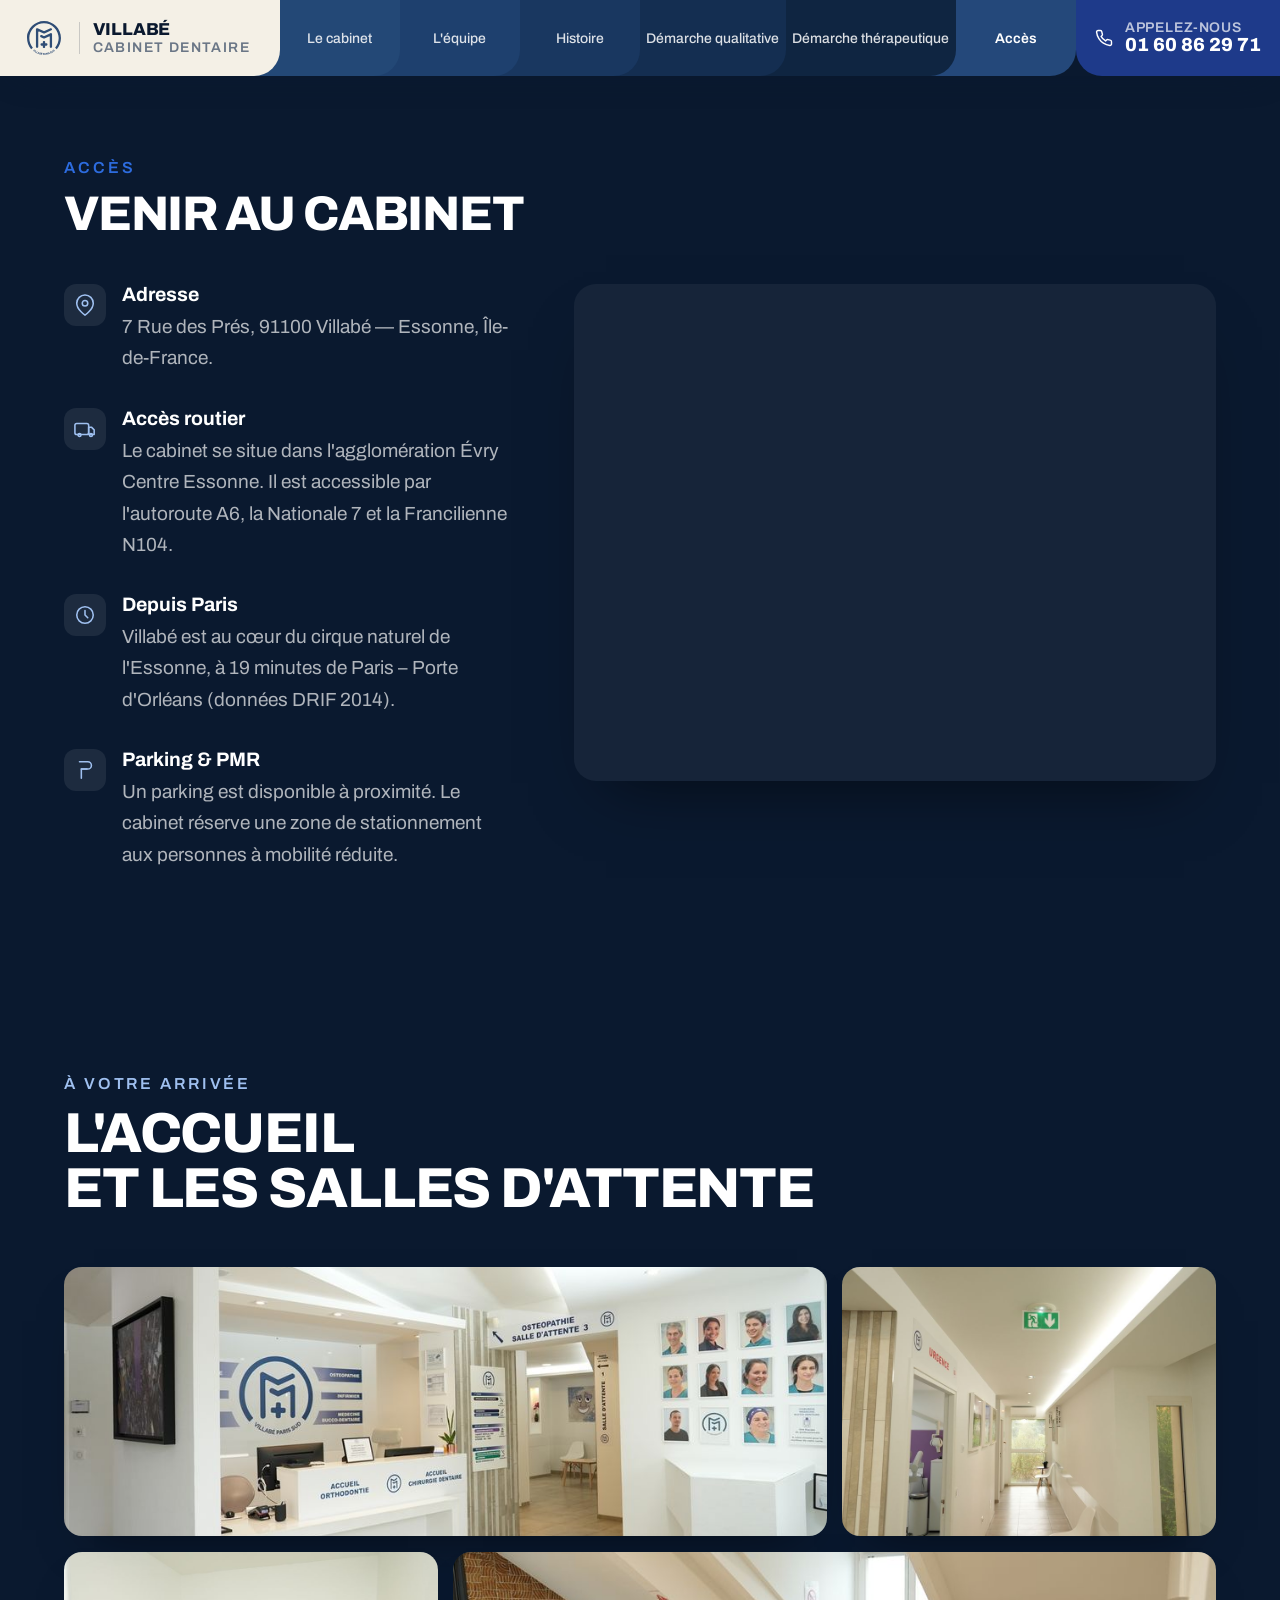
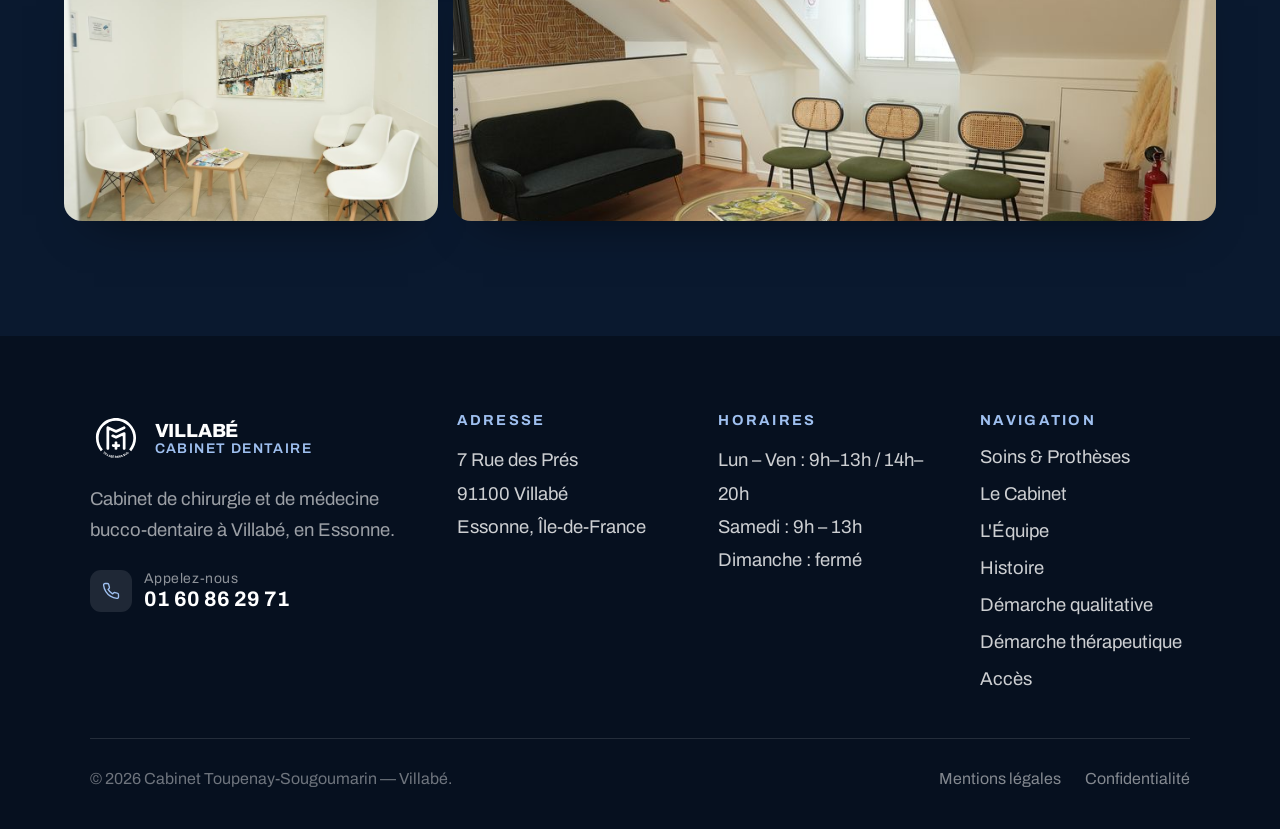
<file: acces.html>
<!DOCTYPE html>
<html lang="fr">
<head>
<meta charset="utf-8">
<meta name="viewport" content="width=device-width, initial-scale=1">
<link rel="icon" href="/favicon.ico" sizes="48x48">
<link rel="icon" type="image/png" sizes="32x32" href="/favicon-32x32.png">
<link rel="icon" type="image/png" sizes="16x16" href="/favicon-16x16.png">
<link rel="apple-touch-icon" sizes="180x180" href="/apple-touch-icon.png">
<link rel="manifest" href="/site.webmanifest">
<meta name="theme-color" content="#0A192F">
<title>Accès — Cabinet Dentaire Villabé — Dr Toupenay &amp; Dr Sougoumarin</title>
<meta name="description" content="Venir au cabinet dentaire de Villabé : adresse, accès routier (A6, N7, N104), distance depuis Paris, parking et zone PMR.">
<link rel="preconnect" href="https://fonts.googleapis.com">
<link rel="preconnect" href="https://fonts.gstatic.com" crossorigin>
<link href="https://fonts.googleapis.com/css2?family=Archivo:wght@400;500;600;700;800;900&display=swap" rel="stylesheet">
<style>
  :root {
    --navy:#0A192F; --navy2:#0E2742; --blue:#1E3A8A; --blue2:#2D6CDF; --blue-l:#9FC0F0;
    --cream:#ECE7DF; --ink:#14181B;
  }
  * { box-sizing: border-box; margin: 0; padding: 0; }
  html { scroll-behavior: smooth; }
  body { font-family: 'Archivo', -apple-system, sans-serif; color: #E8EEF6; background: var(--navy); -webkit-font-smoothing: antialiased; overflow-x: hidden; }
  ::selection { background: var(--navy); color: #fff; }
  img { display: block; }
  section[id], footer[id] { scroll-margin-top: 80px; }
  html.lenis, html.lenis body { height: auto; }
  .lenis.lenis-smooth { scroll-behavior: auto !important; }
  .lenis.lenis-smooth [data-lenis-prevent] { overscroll-behavior: contain; }
  .lenis.lenis-stopped { overflow: hidden; }
  .display { font-weight: 800; text-transform: uppercase; letter-spacing: -0.02em; line-height: 0.98; }
  .eyebrow { display: inline-block; font-size: 16px; font-weight: 600; letter-spacing: .18em; text-transform: uppercase; color: var(--blue-l); }

  /* ---------- header hover states ---------- */
  .navcenter a { white-space: nowrap; }
  .nav-active:hover { background: #2C5490 !important; }
  .nav-link:hover   { background: #23477C !important; color: #fff !important; }
  .icon-tab:hover   { background: rgba(255,255,255,0.16) !important; }
  .logo-home:hover  { background: #FFFCF2 !important; }
  .navcenter a { font-size: 17.5px !important; }
  @media (max-width: 1400px) { .navcenter a { font-size: 15.5px !important; padding-right: 10px !important; padding-left: 36px !important; } }
  .phone-cta:hover  { background: #274aa8 !important; }
  .flink:hover      { color: #fff !important; }
  @media (max-width: 1040px) { .navcenter { display: none !important; } }
  @media (max-width: 760px) { .footgrid { grid-template-columns: 1fr 1fr !important; } }
  @media (max-width: 560px) { .footgrid { grid-template-columns: 1fr !important; } }

  /* =====================================================================
     SCROLL ANIMATION ENGINE — reveal variants (data-reveal)
     ===================================================================== */
  [data-reveal] { opacity: 0; transition: opacity .9s cubic-bezier(.2,.7,.2,1), transform 1s cubic-bezier(.2,.7,.2,1); transition-delay: var(--rd,0ms); will-change: opacity, transform; }
  [data-reveal="up"]    { transform: translateY(44px); }
  [data-reveal="scale"] { transform: translateY(38px) scale(.94); }
  [data-reveal].is-in   { opacity: 1; transform: none; }
  @media (prefers-reduced-motion: reduce) {
    [data-reveal] { opacity: 1 !important; transform: none !important; }
  }

  /* =====================================================================
     ACCÈS — infos + carte
     ===================================================================== */
  .rowfeat { position: relative; padding: clamp(52px,6.5vw,86px) clamp(22px,5vw,80px) clamp(56px,7vw,108px); }
  .rowfeat__head { max-width: 1180px; margin: 0 auto clamp(30px,3.6vw,50px); }
  .rowfeat__head .eyebrow { color: var(--blue2); }
  .rowfeat__head h1 { margin-top: 14px; font-weight: 800; text-transform: uppercase; letter-spacing: -.025em; line-height: .98; color: #fff; font-size: clamp(30px,3.8vw,52px); max-width: 20ch; }
  .access__inner { max-width: 1180px; margin: 0 auto; display: grid; grid-template-columns: .82fr 1.18fr; gap: clamp(36px,5vw,72px); align-items: start; }
  .access__facts { display: flex; flex-direction: column; gap: clamp(26px,3vw,34px); }
  .access__fact { display: flex; gap: 16px; }
  .access__fact svg { flex: none; width: 42px; height: 42px; border-radius: 12px; background: rgba(255,255,255,.08); padding: 10px; box-sizing: border-box; }
  .access__fact h2 { font-size: 19.5px; font-weight: 700; color: #fff; margin-bottom: 6px; }
  .access__fact p { font-size: 19px; line-height: 1.65; color: rgba(255,255,255,.68); max-width: 46ch; }
  .access__map { position: relative; border-radius: 22px; overflow: hidden; aspect-ratio: 4/3.1; box-shadow: 0 34px 64px -32px rgba(0,0,0,.55); background: rgba(255,255,255,.05); }
  .access__map iframe { position: absolute; inset: 0; width: 100%; height: 100%; border: 0; filter: grayscale(.15) contrast(1.05); }
  @media (max-width: 900px) { .access__inner { grid-template-columns: 1fr; } .access__map { order: -1; } }

  /* =====================================================================
     FOOTER
     ===================================================================== */
  .site-footer { background: #06101F; color: #fff; padding: clamp(48px,6vw,84px) clamp(22px,7vw,110px) clamp(26px,3vw,38px); }
  .footgrid { display: grid; grid-template-columns: 1.5fr 1fr 1fr 1fr; gap: clamp(28px,4vw,56px); padding-bottom: 46px; border-bottom: 1px solid rgba(255,255,255,0.12); }
</style>
<link rel="stylesheet" href="css/responsive.css">
<link rel="stylesheet" href="css/galerie.css">
</head>
<body>

<div style="background:var(--navy); min-height:100vh;">

  <!-- ============ HEADER ============ -->
  <header style="position:sticky; top:0; z-index:100; display:flex; align-items:stretch; height:76px; background:#0A192F; margin:0; box-shadow:0 14px 34px -22px rgba(10,25,47,0.6);">
    <a href="index.html" class="logo-home" aria-label="Retour à l’accueil" style="flex:none; display:flex; align-items:center; gap:13px; background:#F4F0E6; padding:0 30px 0 22px; border-bottom-right-radius:26px; position:relative; z-index:7; text-decoration:none; transition:background .2s ease;">
      <img src="images/logo.svg" alt="Cabinet Dentaire Villabé Paris Sud" style="height:52px; width:auto;">
      <div class="logo-home__sep" style="width:1px; height:32px; background:rgba(10,25,47,0.18);"></div>
      <div class="logo-home__txt" style="display:flex; flex-direction:column; line-height:1.12;">
        <span class="logo-home__name" style="font-weight:800; font-size:19px; letter-spacing:-0.01em; color:#0A192F;">VILLABÉ</span>
        <span class="logo-home__sub" style="font-weight:600; font-size:12px; letter-spacing:0.16em; text-transform:uppercase; color:#6a7686;">Cabinet Dentaire</span>
      </div>
    </a>
    <nav class="navcenter" style="flex:1; display:flex; align-items:stretch; position:relative;">
      <a href="index.html#cabinet" class="nav-link" style="flex:1; display:flex; align-items:center; justify-content:center; padding:0 clamp(10px,1.1vw,20px) 0 calc(clamp(10px,1.1vw,20px) + 26px); font-size:16px; font-weight:500; color:rgba(255,255,255,0.85); text-decoration:none; background:#234876; border-bottom-right-radius:26px; margin-left:-26px; position:relative; z-index:6; transition:background .2s ease, color .2s ease;">Le cabinet</a>
      <a href="equipe.html" class="nav-link" style="flex:1; display:flex; align-items:center; justify-content:center; padding:0 clamp(10px,1.1vw,20px) 0 calc(clamp(10px,1.1vw,20px) + 26px); font-size:16px; font-weight:500; color:rgba(255,255,255,0.85); text-decoration:none; background:#1E406E; border-bottom-right-radius:26px; margin-left:-26px; position:relative; z-index:5; transition:background .2s ease, color .2s ease;">L'équipe</a>
      <a href="histoire.html" class="nav-link" style="flex:1; display:flex; align-items:center; justify-content:center; padding:0 clamp(10px,1.1vw,20px) 0 calc(clamp(10px,1.1vw,20px) + 26px); font-size:16px; font-weight:500; color:rgba(255,255,255,0.85); text-decoration:none; background:#193760; border-bottom-right-radius:26px; margin-left:-26px; position:relative; z-index:4; transition:background .2s ease, color .2s ease;">Histoire</a>
      <a href="demarche-qualitative.html" class="nav-link" style="flex:1; display:flex; align-items:center; justify-content:center; padding:0 clamp(10px,1.1vw,20px) 0 calc(clamp(10px,1.1vw,20px) + 26px); font-size:16px; font-weight:500; color:rgba(255,255,255,0.85); text-decoration:none; background:#142E51; border-bottom-right-radius:26px; margin-left:-26px; position:relative; z-index:3; transition:background .2s ease, color .2s ease;">Démarche qualitative</a>
      <a href="demarche-therapeutique.html" class="nav-link" style="flex:1; display:flex; align-items:center; justify-content:center; padding:0 clamp(10px,1.1vw,20px) 0 calc(clamp(10px,1.1vw,20px) + 26px); font-size:16px; font-weight:500; color:rgba(255,255,255,0.85); text-decoration:none; background:#0F2541; border-bottom-right-radius:26px; margin-left:-26px; position:relative; z-index:2; transition:background .2s ease, color .2s ease;">Démarche thérapeutique</a>
      <a href="acces.html" class="nav-active" style="flex:1; display:flex; align-items:center; justify-content:center; padding:0 clamp(10px,1.1vw,20px) 0 calc(clamp(10px,1.1vw,20px) + 26px); font-size:16px; font-weight:600; color:#fff; text-decoration:none; background:#24487A; border-bottom-right-radius:26px; margin-left:-26px; position:relative; z-index:1; transition:background .2s ease;">Accès</a>
    </nav>
    <div class="headicons" style="flex:none; margin-left:auto; display:flex; align-items:center; gap:8px; padding:0 16px;">
      <a href="mailto:contact@villabe-dental.fr" class="icon-tab" style="width:40px; height:40px; border-radius:10px; background:rgba(255,255,255,0.08); display:flex; align-items:center; justify-content:center; text-decoration:none; transition:background .2s ease;">
        <svg width="17" height="17" viewBox="0 0 24 24" fill="none" stroke="#fff" stroke-width="1.7" stroke-linecap="round" stroke-linejoin="round"><rect x="3" y="5" width="18" height="14" rx="2"/><path d="m3 7 9 6 9-6"/></svg>
      </a>
      <a href="#contact" class="icon-tab" style="width:40px; height:40px; border-radius:10px; background:rgba(255,255,255,0.08); display:flex; align-items:center; justify-content:center; text-decoration:none; transition:background .2s ease;">
        <svg width="17" height="17" viewBox="0 0 24 24" fill="none" stroke="#fff" stroke-width="1.7" stroke-linecap="round" stroke-linejoin="round"><path d="M21 10c0 7-9 13-9 13s-9-6-9-13a9 9 0 0 1 18 0z"/><circle cx="12" cy="10" r="3"/></svg>
      </a>
    </div>
    <a href="tel:0160862971" class="phone-cta" style="flex:none; display:flex; align-items:center; gap:12px; background:#1E3A8A; padding:0 28px; text-decoration:none; border-bottom-left-radius:26px; transition:background .2s ease;">
      <svg width="18" height="18" viewBox="0 0 24 24" fill="none" stroke="#fff" stroke-width="1.9" stroke-linecap="round" stroke-linejoin="round"><path d="M22 16.92v3a2 2 0 0 1-2.18 2 19.79 19.79 0 0 1-8.63-3.07 19.5 19.5 0 0 1-6-6 19.79 19.79 0 0 1-3.07-8.67A2 2 0 0 1 4.11 2h3a2 2 0 0 1 2 1.72c.13.96.36 1.9.7 2.81a2 2 0 0 1-.45 2.11L8.09 9.91a16 16 0 0 0 6 6l1.27-1.27a2 2 0 0 1 2.11-.45c.91.34 1.85.57 2.81.7A2 2 0 0 1 22 16.92z"/></svg>
      <span class="phone-cta__txt" style="display:flex; flex-direction:column; line-height:1.1;">
        <span class="phone-cta__label" style="font-size:13.5px; font-weight:600; letter-spacing:0.06em; text-transform:uppercase; color:rgba(255,255,255,0.7);">Appelez-nous</span>
        <span class="phone-cta__num" style="font-size:19px; font-weight:800; color:#fff;">01 60 86 29 71</span>
      </span>
    </a>
      <button class="navburger" type="button" aria-label="Ouvrir le menu" aria-expanded="false" aria-controls="mobilenav">
      <span class="navburger__box"><span></span><span></span><span></span></span>
    </button>
  </header>

  <!-- ============ MENU MOBILE (≤1040px) ============ -->
  <nav class="mobilenav" id="mobilenav" aria-label="Menu principal" data-open="false" data-lenis-prevent>
    <div class="mobilenav__head">
      <button class="mobilenav__close" type="button" aria-label="Fermer le menu">&times;</button>
    </div>
    <div class="mobilenav__list">
      <a href="index.html#cabinet">Le cabinet <svg width="17" height="17" viewBox="0 0 24 24" fill="none" stroke="currentColor" stroke-width="2" stroke-linecap="round" stroke-linejoin="round" aria-hidden="true"><path d="M5 12h14M13 6l6 6-6 6"/></svg></a>
      <a href="equipe.html">L'équipe <svg width="17" height="17" viewBox="0 0 24 24" fill="none" stroke="currentColor" stroke-width="2" stroke-linecap="round" stroke-linejoin="round" aria-hidden="true"><path d="M5 12h14M13 6l6 6-6 6"/></svg></a>
      <a href="histoire.html">Histoire <svg width="17" height="17" viewBox="0 0 24 24" fill="none" stroke="currentColor" stroke-width="2" stroke-linecap="round" stroke-linejoin="round" aria-hidden="true"><path d="M5 12h14M13 6l6 6-6 6"/></svg></a>
      <a href="demarche-qualitative.html">Démarche qualitative <svg width="17" height="17" viewBox="0 0 24 24" fill="none" stroke="currentColor" stroke-width="2" stroke-linecap="round" stroke-linejoin="round" aria-hidden="true"><path d="M5 12h14M13 6l6 6-6 6"/></svg></a>
      <a href="demarche-therapeutique.html">Démarche thérapeutique <svg width="17" height="17" viewBox="0 0 24 24" fill="none" stroke="currentColor" stroke-width="2" stroke-linecap="round" stroke-linejoin="round" aria-hidden="true"><path d="M5 12h14M13 6l6 6-6 6"/></svg></a>
      <a href="acces.html">Accès <svg width="17" height="17" viewBox="0 0 24 24" fill="none" stroke="currentColor" stroke-width="2" stroke-linecap="round" stroke-linejoin="round" aria-hidden="true"><path d="M5 12h14M13 6l6 6-6 6"/></svg></a>
    </div>
    <div class="mobilenav__foot">
      <a class="mobilenav__call" href="tel:0160862971">
        <span class="mobilenav__ico"><svg width="18" height="18" viewBox="0 0 24 24" fill="none" stroke="#fff" stroke-width="1.9" stroke-linecap="round" stroke-linejoin="round"><path d="M22 16.92v3a2 2 0 0 1-2.18 2 19.79 19.79 0 0 1-8.63-3.07 19.5 19.5 0 0 1-6-6 19.79 19.79 0 0 1-3.07-8.67A2 2 0 0 1 4.11 2h3a2 2 0 0 1 2 1.72c.13.96.36 1.9.7 2.81a2 2 0 0 1-.45 2.11L8.09 9.91a16 16 0 0 0 6 6l1.27-1.27a2 2 0 0 1 2.11-.45c.91.34 1.85.57 2.81.7A2 2 0 0 1 22 16.92z"/></svg></span>
        <span><small>Appelez-nous</small><b>01 60 86 29 71</b></span>
      </a>
      <a class="mobilenav__mail" href="mailto:contact@villabe-dental.fr">
        <span class="mobilenav__ico"><svg width="18" height="18" viewBox="0 0 24 24" fill="none" stroke="#fff" stroke-width="1.7" stroke-linecap="round" stroke-linejoin="round"><rect x="3" y="5" width="18" height="14" rx="2"/><path d="m3 7 9 6 9-6"/></svg></span>
        <span><small>Écrivez-nous</small><b>contact@villabe-dental.fr</b></span>
      </a>
    </div>
  </nav>


  <!-- ============ ACCÈS ============ -->
  <section class="rowfeat" id="acces" aria-label="Accès" style="background:var(--navy);">
    <div class="rowfeat__head">
      <span class="eyebrow" data-reveal="up">Accès</span>
      <h1 data-reveal="up" style="--rd:60ms">Venir au cabinet</h1>
    </div>
    <div class="access__inner">
      <div class="access__facts">
        <div class="access__fact" data-reveal="up">
          <svg width="42" height="42" viewBox="0 0 24 24" fill="none" stroke="#9FC0F0" stroke-width="1.7" stroke-linecap="round" stroke-linejoin="round"><path d="M21 10c0 7-9 13-9 13s-9-6-9-13a9 9 0 0 1 18 0z"/><circle cx="12" cy="10" r="3"/></svg>
          <div><h2>Adresse</h2><p>7 Rue des Prés, 91100 Villabé — Essonne, Île-de-France.</p></div>
        </div>
        <div class="access__fact" data-reveal="up" style="--rd:60ms">
          <svg width="42" height="42" viewBox="0 0 24 24" fill="none" stroke="#9FC0F0" stroke-width="1.7" stroke-linecap="round" stroke-linejoin="round"><rect x="1" y="6" width="15" height="12" rx="2"/><path d="M16 10h3l3 3v5h-6z"/><circle cx="6" cy="18.5" r="1.6"/><circle cx="18.5" cy="18.5" r="1.6"/></svg>
          <div><h2>Accès routier</h2><p>Le cabinet se situe dans l'agglomération Évry Centre Essonne. Il est accessible par l'autoroute A6, la Nationale 7 et la Francilienne N104.</p></div>
        </div>
        <div class="access__fact" data-reveal="up" style="--rd:120ms">
          <svg width="42" height="42" viewBox="0 0 24 24" fill="none" stroke="#9FC0F0" stroke-width="1.7" stroke-linecap="round" stroke-linejoin="round"><circle cx="12" cy="12" r="9"/><path d="M12 7v5l3 3"/></svg>
          <div><h2>Depuis Paris</h2><p>Villabé est au cœur du cirque naturel de l'Essonne, à 19 minutes de Paris – Porte d'Orléans (données DRIF 2014).</p></div>
        </div>
        <div class="access__fact" data-reveal="up" style="--rd:180ms">
          <svg width="42" height="42" viewBox="0 0 24 24" fill="none" stroke="#9FC0F0" stroke-width="1.7" stroke-linecap="round" stroke-linejoin="round"><path d="M6 3h9a4 4 0 0 1 0 8H8v10"/><path d="M8 11h6"/></svg>
          <div><h2>Parking &amp; PMR</h2><p>Un parking est disponible à proximité. Le cabinet réserve une zone de stationnement aux personnes à mobilité réduite.</p></div>
        </div>
      </div>
      <div class="access__map" data-reveal="scale">
        <iframe src="https://www.google.com/maps?q=7+Rue+des+Pr%C3%A9s,+91100+Villab%C3%A9&output=embed" title="Localisation du cabinet à Villabé" loading="lazy" referrerpolicy="no-referrer-when-downgrade"></iframe>
      </div>
    </div>
  </section>


  <!-- ============ GALERIE — À votre arrivée ============ -->
  <section class="gal" id="arrivee" aria-label="À votre arrivée">
    <div class="gal__head">
      <div>
        <span class="eyebrow" data-reveal="up">À votre arrivée</span>
        <h2 data-reveal="up">L'accueil<br>et les salles d'attente</h2>
      </div>
    </div>
    <div class="gal__grid gal__grid--3" data-stagger="60">
      <button type="button" class="gal__item gal__item--wide" data-full="images/galerie/acces-accueil-1800.jpg" data-reveal="scale"><img src="images/galerie/acces-accueil-900.jpg" srcset="images/galerie/acces-accueil-900.jpg 900w, images/galerie/acces-accueil-1800.jpg 1800w" sizes="(max-width: 860px) 50vw, 33vw" width="4240" height="2832" alt="L'accueil du cabinet" loading="lazy" decoding="async"><span class="gal__cap">L'accueil du cabinet</span></button>
      <button type="button" class="gal__item" data-full="images/galerie/acces-couloir-1800.jpg" data-reveal="scale"><img src="images/galerie/acces-couloir-900.jpg" srcset="images/galerie/acces-couloir-900.jpg 900w, images/galerie/acces-couloir-1800.jpg 1800w" sizes="(max-width: 860px) 50vw, 33vw" width="4240" height="2832" alt="Le couloir des salles de soins" loading="lazy" decoding="async"><span class="gal__cap">Le couloir des salles de soins</span></button>
      <button type="button" class="gal__item" data-full="images/galerie/acces-salle-attente-1800.jpg" data-reveal="scale"><img src="images/galerie/acces-salle-attente-900.jpg" srcset="images/galerie/acces-salle-attente-900.jpg 900w, images/galerie/acces-salle-attente-1800.jpg 1800w" sizes="(max-width: 860px) 50vw, 33vw" width="4240" height="2832" alt="La salle d'attente du rez-de-chaussée" loading="lazy" decoding="async"><span class="gal__cap">La salle d'attente du rez-de-chaussée</span></button>
      <button type="button" class="gal__item gal__item--wide" data-full="images/galerie/acces-salle-attente-etage-1800.jpg" data-reveal="scale"><img src="images/galerie/acces-salle-attente-etage-900.jpg" srcset="images/galerie/acces-salle-attente-etage-900.jpg 900w, images/galerie/acces-salle-attente-etage-1800.jpg 1800w" sizes="(max-width: 860px) 50vw, 33vw" width="4240" height="2832" alt="La salle d'attente de l'étage" loading="lazy" decoding="async"><span class="gal__cap">La salle d'attente de l'étage</span></button>
    </div>
  </section>
  <!-- ============ FOOTER ============ -->
  <footer class="site-footer" id="contact">
    <div class="footgrid">
      <div style="max-width:34ch;">
        <div style="display:flex; align-items:center; gap:13px; margin-bottom:20px;">
          <img src="images/logo-white.svg" alt="Cabinet Dentaire Villabé" style="height:52px; width:auto;">
          <div style="display:flex; flex-direction:column; line-height:1.12;">
            <span style="font-weight:800; font-size:19px; letter-spacing:-0.01em;">VILLABÉ</span>
            <span class="footlogo__sub" style="font-weight:600; font-size:12px; letter-spacing:0.16em; text-transform:uppercase; color:#9FC0F0;">Cabinet Dentaire</span>
          </div>
        </div>
        <p style="font-size:18.5px; line-height:1.65; color:rgba(255,255,255,0.6);">Cabinet de chirurgie et de médecine bucco-dentaire à Villabé, en Essonne.</p>
        <a class="footcall" href="tel:0160862971" style="display:inline-flex; align-items:center; gap:12px; margin-top:24px; text-decoration:none;">
          <span style="width:42px; height:42px; flex:none; border-radius:11px; background:rgba(255,255,255,0.1); display:flex; align-items:center; justify-content:center;"><svg width="18" height="18" viewBox="0 0 24 24" fill="none" stroke="#9FC0F0" stroke-width="1.8" stroke-linecap="round" stroke-linejoin="round"><path d="M22 16.92v3a2 2 0 0 1-2.18 2 19.79 19.79 0 0 1-8.63-3.07 19.5 19.5 0 0 1-6-6 19.79 19.79 0 0 1-3.07-8.67A2 2 0 0 1 4.11 2h3a2 2 0 0 1 2 1.72c.13.96.36 1.9.7 2.81a2 2 0 0 1-.45 2.11L8.09 9.91a16 16 0 0 0 6 6l1.27-1.27a2 2 0 0 1 2.11-.45c.91.34 1.85.57 2.81.7A2 2 0 0 1 22 16.92z"/></svg></span>
          <span style="display:flex; flex-direction:column; line-height:1.15;"><span style="font-size:14px; color:rgba(255,255,255,0.55); letter-spacing:0.04em;">Appelez-nous</span><span style="font-size:21px; font-weight:700; color:#fff;">01 60 86 29 71</span></span>
        </a>
      </div>
      <div>
        <div style="font-size:14.5px; font-weight:700; letter-spacing:0.16em; text-transform:uppercase; color:#9FC0F0; margin-bottom:16px;">Adresse</div>
        <div style="font-size:18.5px; line-height:1.8; color:rgba(255,255,255,0.8);">7 Rue des Prés<br>91100 Villabé<br>Essonne, Île-de-France</div>
      </div>
      <div>
        <div style="font-size:14.5px; font-weight:700; letter-spacing:0.16em; text-transform:uppercase; color:#9FC0F0; margin-bottom:16px;">Horaires</div>
        <div style="font-size:18.5px; line-height:1.8; color:rgba(255,255,255,0.8);">Lun – Ven&nbsp;: 9h–13h / 14h–20h<br>Samedi&nbsp;: 9h – 13h<br>Dimanche&nbsp;: fermé</div>
      </div>
      <div>
        <div style="font-size:14.5px; font-weight:700; letter-spacing:0.16em; text-transform:uppercase; color:#9FC0F0; margin-bottom:16px;">Navigation</div>
        <div style="display:flex; flex-direction:column; gap:11px;">
          <a href="index.html#soins" class="flink" style="font-size:18.5px; color:rgba(255,255,255,0.8); text-decoration:none; transition:color .2s ease;">Soins &amp; Prothèses</a>
          <a href="index.html#cabinet" class="flink" style="font-size:18.5px; color:rgba(255,255,255,0.8); text-decoration:none; transition:color .2s ease;">Le Cabinet</a>
          <a href="equipe.html" class="flink" style="font-size:18.5px; color:rgba(255,255,255,0.8); text-decoration:none; transition:color .2s ease;">L'Équipe</a>
          <a href="histoire.html" class="flink" style="font-size:18.5px; color:rgba(255,255,255,0.8); text-decoration:none; transition:color .2s ease;">Histoire</a>
          <a href="demarche-qualitative.html" class="flink" style="font-size:18.5px; color:rgba(255,255,255,0.8); text-decoration:none; transition:color .2s ease;">Démarche qualitative</a>
          <a href="demarche-therapeutique.html" class="flink" style="font-size:18.5px; color:rgba(255,255,255,0.8); text-decoration:none; transition:color .2s ease;">Démarche thérapeutique</a>
          <a href="acces.html" class="flink" style="font-size:18.5px; color:rgba(255,255,255,0.8); text-decoration:none; transition:color .2s ease;">Accès</a>
        </div>
      </div>
    </div>
    <div style="display:flex; align-items:center; justify-content:space-between; flex-wrap:wrap; gap:14px; padding-top:26px;">
      <span style="font-size:16px; color:rgba(255,255,255,0.42);">© 2026 Cabinet Toupenay-Sougoumarin — Villabé.</span>
      <div style="display:flex; gap:24px;">
        <a href="#" class="flink" style="font-size:16px; color:rgba(255,255,255,0.5); text-decoration:none;">Mentions légales</a>
        <a href="#" class="flink" style="font-size:16px; color:rgba(255,255,255,0.5); text-decoration:none;">Confidentialité</a>
      </div>
    </div>
  </footer>

</div>

<script src="js/lenis.min.js"></script>
<script>
(function () {
  var reduce = window.matchMedia && window.matchMedia('(prefers-reduced-motion: reduce)').matches;
  var D = document;

  function initLenis() {
    if (reduce || !window.Lenis) return;
    var lenis = new Lenis({
      duration: 1.15,
      easing: function (t) { return Math.min(1, 1.001 - Math.pow(2, -10 * t)); },
      smoothWheel: true,
      wheelMultiplier: 1,
      touchMultiplier: 1.6
    });
    window.__lenis = lenis;   /* utilisé par js/nav.js pour geler le scroll */
    function loop(time) { lenis.raf(time); requestAnimationFrame(loop); }
    requestAnimationFrame(loop);
    Array.prototype.slice.call(D.querySelectorAll('a[href^="#"]')).forEach(function (a) {
      var href = a.getAttribute('href');
      if (href.length < 2) return;
      a.addEventListener('click', function (e) {
        var t = D.querySelector(href);
        if (t) { e.preventDefault(); lenis.scrollTo(t, { offset: -80 }); }
      });
    });
  }

  function initReveal() {
    var els = Array.prototype.slice.call(D.querySelectorAll('[data-reveal]'));
    if (!els.length) return;
    els.forEach(function (e) {
      var p = e.parentElement;
      while (p && !p.hasAttribute('data-stagger')) p = p.parentElement;
      if (p && !e.style.getPropertyValue('--rd')) {
        var sibs = Array.prototype.slice.call(p.querySelectorAll('[data-reveal]'));
        var step = parseInt(p.getAttribute('data-stagger'), 10) || 80;
        e.style.setProperty('--rd', (sibs.indexOf(e) * step) + 'ms');
      }
    });
    if (reduce || !('IntersectionObserver' in window)) { els.forEach(function (e) { e.classList.add('is-in'); }); return; }
    var io = new IntersectionObserver(function (ents) {
      ents.forEach(function (en) { if (en.isIntersecting) { en.target.classList.add('is-in'); io.unobserve(en.target); } });
    }, { threshold: 0.18, rootMargin: '0px 0px -8% 0px' });
    els.forEach(function (e) { io.observe(e); });
  }

  function boot() {
    try { initLenis(); } catch (e) {}
    try { initReveal(); } catch (e) {}
  }
  if (document.readyState === 'loading') document.addEventListener('DOMContentLoaded', boot);
  else boot();
})();
</script>
<script src="js/nav.js" defer></script>
<script src="js/galerie.js" defer></script>
</body>
</html>
</file>
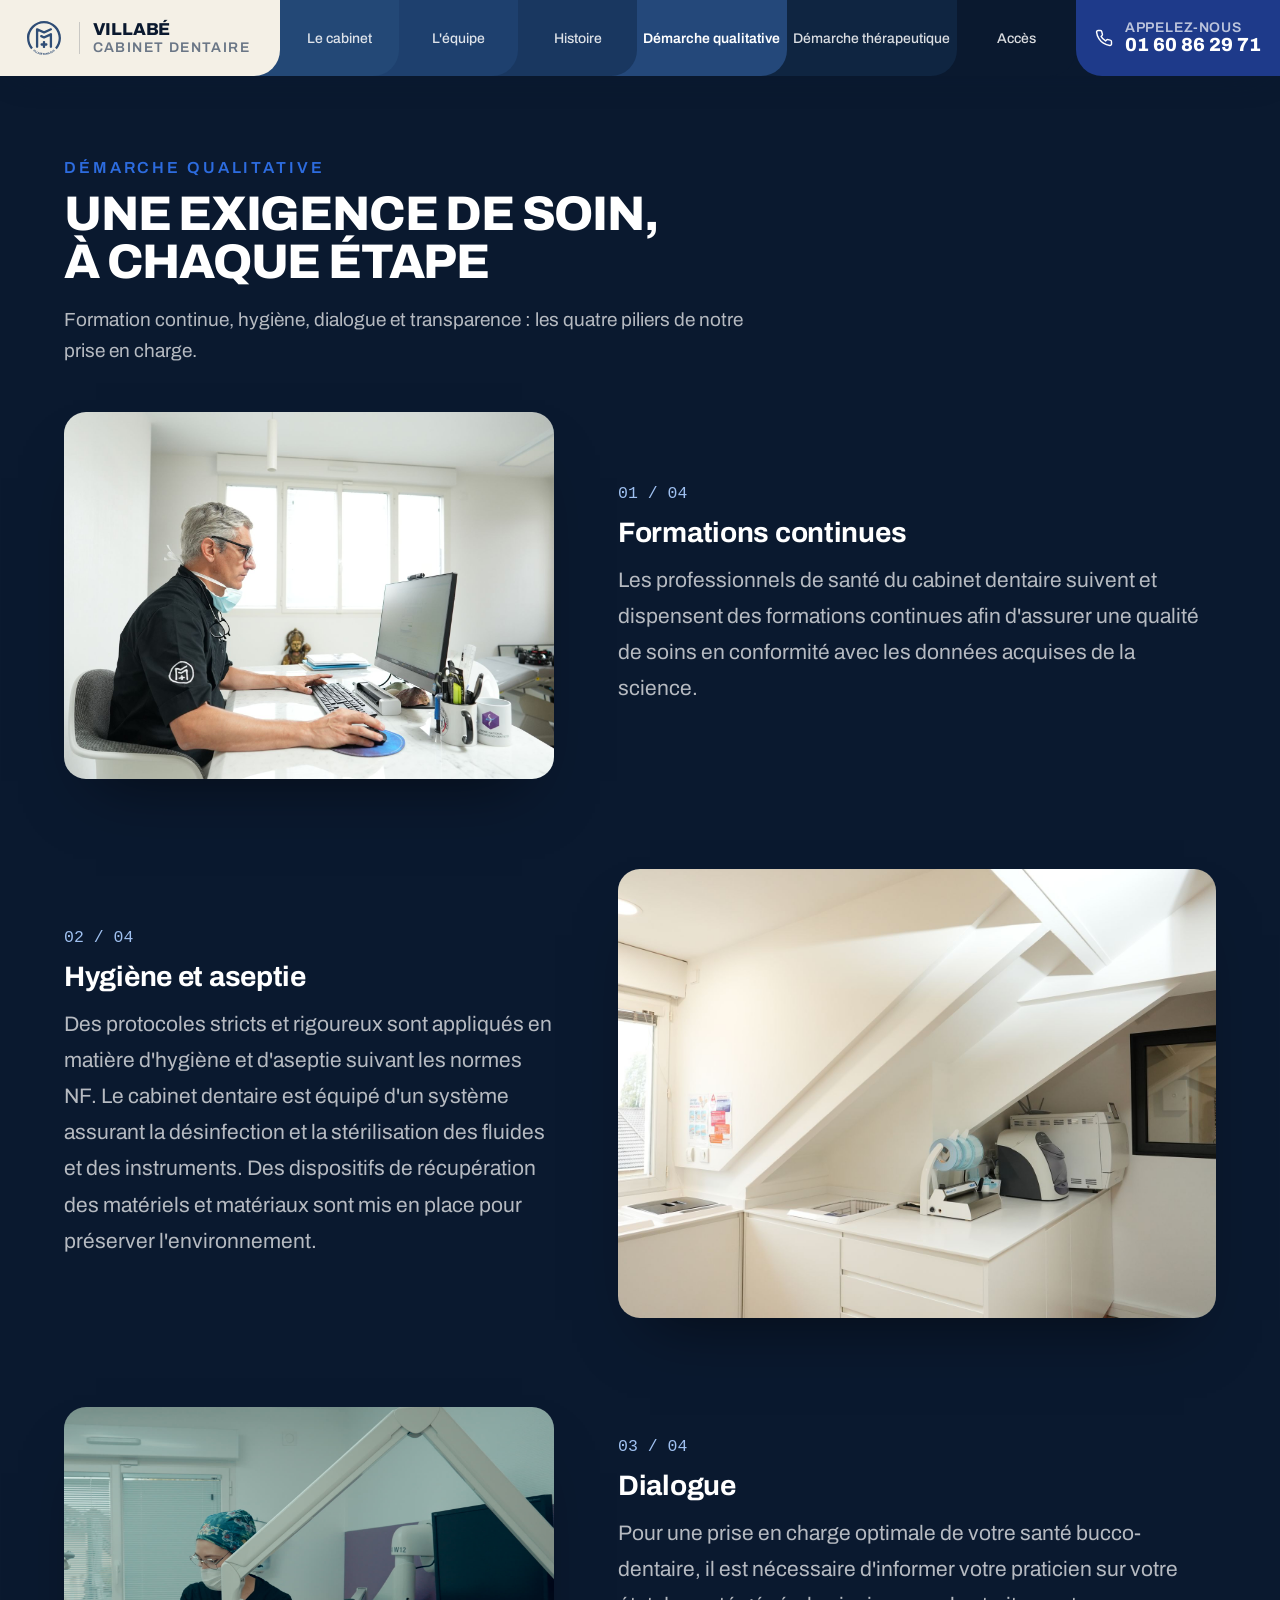
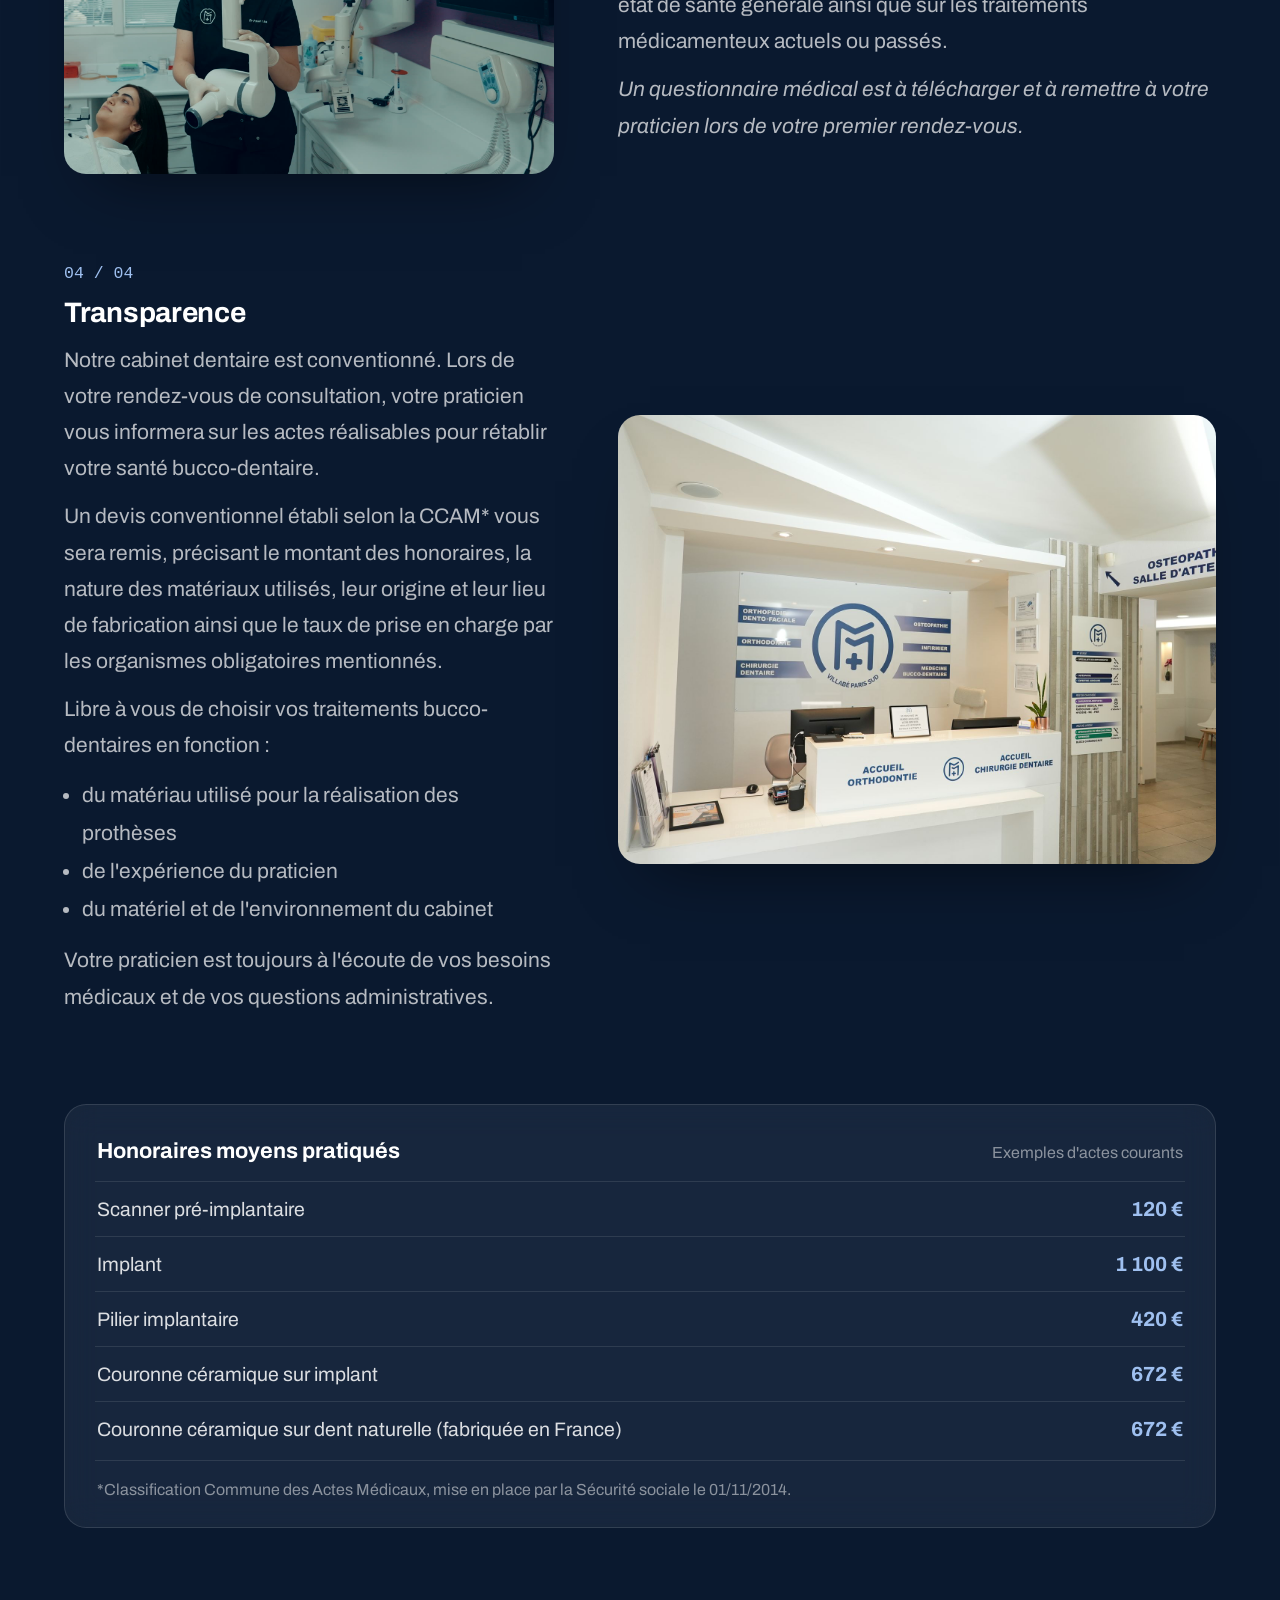
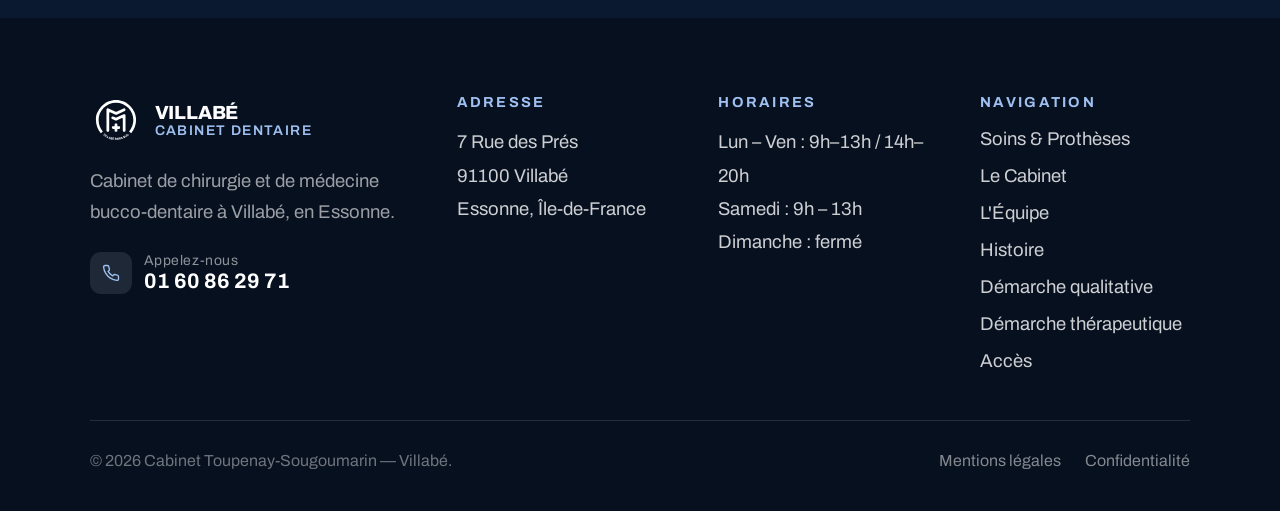
<file: demarche-qualitative.html>
<!DOCTYPE html>
<html lang="fr">
<head>
<meta charset="utf-8">
<meta name="viewport" content="width=device-width, initial-scale=1">
<link rel="icon" href="/favicon.ico" sizes="48x48">
<link rel="icon" type="image/png" sizes="32x32" href="/favicon-32x32.png">
<link rel="icon" type="image/png" sizes="16x16" href="/favicon-16x16.png">
<link rel="apple-touch-icon" sizes="180x180" href="/apple-touch-icon.png">
<link rel="manifest" href="/site.webmanifest">
<meta name="theme-color" content="#0A192F">
<title>Démarche qualitative — Cabinet Dentaire Villabé — Dr Toupenay &amp; Dr Sougoumarin</title>
<meta name="description" content="Formation continue, hygiène et aseptie, dialogue et transparence des honoraires : la démarche qualitative du cabinet dentaire de Villabé.">
<link rel="preconnect" href="https://fonts.googleapis.com">
<link rel="preconnect" href="https://fonts.gstatic.com" crossorigin>
<link href="https://fonts.googleapis.com/css2?family=Archivo:wght@400;500;600;700;800;900&display=swap" rel="stylesheet">
<style>
  :root {
    --navy:#0A192F; --navy2:#0E2742; --blue:#1E3A8A; --blue2:#2D6CDF; --blue-l:#9FC0F0;
    --cream:#ECE7DF; --ink:#14181B;
  }
  * { box-sizing: border-box; margin: 0; padding: 0; }
  html { scroll-behavior: smooth; }
  body { font-family: 'Archivo', -apple-system, sans-serif; color: #E8EEF6; background: var(--navy); -webkit-font-smoothing: antialiased; overflow-x: hidden; }
  ::selection { background: var(--navy); color: #fff; }
  img { display: block; }
  section[id], footer[id] { scroll-margin-top: 80px; }
  html.lenis, html.lenis body { height: auto; }
  .lenis.lenis-smooth { scroll-behavior: auto !important; }
  .lenis.lenis-smooth [data-lenis-prevent] { overscroll-behavior: contain; }
  .lenis.lenis-stopped { overflow: hidden; }
  .display { font-weight: 800; text-transform: uppercase; letter-spacing: -0.02em; line-height: 0.98; }
  .eyebrow { display: inline-block; font-size: 16px; font-weight: 600; letter-spacing: .18em; text-transform: uppercase; color: var(--blue-l); }

  /* ---------- header hover states ---------- */
  .navcenter a { white-space: nowrap; }
  .nav-active:hover { background: #2C5490 !important; }
  .nav-link:hover   { background: #23477C !important; color: #fff !important; }
  .icon-tab:hover   { background: rgba(255,255,255,0.16) !important; }
  .logo-home:hover  { background: #FFFCF2 !important; }
  .navcenter a { font-size: 17.5px !important; }
  @media (max-width: 1400px) { .navcenter a { font-size: 15.5px !important; padding-right: 10px !important; padding-left: 36px !important; } }
  .phone-cta:hover  { background: #274aa8 !important; }
  .flink:hover      { color: #fff !important; }
  @media (max-width: 1040px) { .navcenter { display: none !important; } }
  @media (max-width: 760px) { .footgrid { grid-template-columns: 1fr 1fr !important; } }
  @media (max-width: 560px) { .footgrid { grid-template-columns: 1fr !important; } }

  /* =====================================================================
     SCROLL ANIMATION ENGINE — reveal variants (data-reveal)
     ===================================================================== */
  [data-reveal] { opacity: 0; transition: opacity .9s cubic-bezier(.2,.7,.2,1), transform 1s cubic-bezier(.2,.7,.2,1); transition-delay: var(--rd,0ms); will-change: opacity, transform; }
  [data-reveal="up"]    { transform: translateY(44px); }
  [data-reveal="fade"]  { transform: none; }
  [data-reveal="scale"] { transform: translateY(38px) scale(.94); }
  [data-reveal].is-in   { opacity: 1; transform: none; }
  @media (prefers-reduced-motion: reduce) {
    [data-reveal] { opacity: 1 !important; transform: none !important; }
  }

  /* =====================================================================
     DÉMARCHES — lignes texte + image
     ===================================================================== */
  .rowfeat { position: relative; padding: clamp(52px,6.5vw,86px) clamp(22px,5vw,80px) clamp(56px,7vw,108px); }
  .rowfeat__head { max-width: 1180px; margin: 0 auto clamp(30px,3.6vw,50px); }
  .rowfeat__head .eyebrow { color: var(--blue2); }
  .rowfeat__head h1 { margin-top: 14px; font-weight: 800; text-transform: uppercase; letter-spacing: -.025em; line-height: .98; color: #fff; font-size: clamp(30px,3.8vw,52px); max-width: 20ch; }
  .rowfeat__head p { margin-top: 18px; max-width: 62ch; color: rgba(255,255,255,.7); font-size: clamp(19px,1.3vw,21px); line-height: 1.65; }
  .rowfeat__list { max-width: 1180px; margin: 0 auto; display: flex; flex-direction: column; gap: clamp(52px,7vw,92px); }
  .rowitem { display: grid; grid-template-columns: .9fr 1.1fr; gap: clamp(32px,5vw,64px); align-items: center; }
  .rowitem--rev .rowitem__media { order: 2; }
  .rowitem__media { position: relative; border-radius: 22px; overflow: hidden; aspect-ratio: 4/3; box-shadow: 0 34px 64px -32px rgba(0,0,0,.55); background: rgba(255,255,255,.05); }
  .rowitem__media img { width: 100%; height: 100%; object-fit: cover; }
  .rowitem__num { font-family: monospace; font-size: 16.5px; color: var(--blue-l); margin-bottom: 14px; display: block; }
  .rowitem__body h2 { font-size: clamp(21px,2.2vw,30px); font-weight: 700; color: #fff; letter-spacing: -.01em; }
  .rowitem__body p { margin-top: 14px; color: rgba(255,255,255,.7); font-size: 21px; line-height: 1.72; max-width: 52ch; }
  .rowitem__body p + p { margin-top: 12px; }
  @media (max-width: 820px) { .rowitem, .rowitem--rev { grid-template-columns: 1fr; } .rowitem--rev .rowitem__media { order: 0; } }
  .rowitem__body ul { margin-top: 14px; padding-left: 18px; color: rgba(255,255,255,.7); font-size: 21px; line-height: 1.8; max-width: 52ch; }
  .rowitem__note { margin-top: 14px; font-size: 18px; font-style: italic; color: rgba(255,255,255,.5); }

  /* Table honoraires — carte verre */
  .pricecard { max-width: 1180px; margin: clamp(52px,7vw,92px) auto 0; border-radius: 22px; padding: clamp(10px,1.6vw,20px) clamp(18px,2.4vw,30px);
    background: rgba(255,255,255,.06); border: 1px solid rgba(255,255,255,.12);
    backdrop-filter: blur(16px) saturate(1.1); -webkit-backdrop-filter: blur(16px) saturate(1.1); }
  .pricecard__head { display: flex; align-items: baseline; justify-content: space-between; gap: 16px; padding: 14px 2px 18px; }
  .pricecard__head h3 { font-size: clamp(19px,1.7vw,22px); font-weight: 700; color: #fff; }
  .pricecard__head span { font-size: 16px; color: rgba(255,255,255,.5); }
  .pricerow { display: flex; align-items: center; justify-content: space-between; gap: 20px; padding: 16px 2px; border-top: 1px solid rgba(255,255,255,.1); }
  .pricerow span:first-child { font-size: 19.5px; color: rgba(255,255,255,.85); }
  .pricerow b { font-size: 20.5px; color: var(--blue-l); font-weight: 700; white-space: nowrap; }
  .pricecard__note { padding: 16px 2px 4px; font-size: 16px; line-height: 1.6; color: rgba(255,255,255,.5); border-top: 1px solid rgba(255,255,255,.1); margin-top: 4px; }

  /* =====================================================================
     FOOTER
     ===================================================================== */
  .site-footer { background: #06101F; color: #fff; padding: clamp(48px,6vw,84px) clamp(22px,7vw,110px) clamp(26px,3vw,38px); }
  .footgrid { display: grid; grid-template-columns: 1.5fr 1fr 1fr 1fr; gap: clamp(28px,4vw,56px); padding-bottom: 46px; border-bottom: 1px solid rgba(255,255,255,0.12); }
</style>
<link rel="stylesheet" href="css/responsive.css">
</head>
<body>

<div style="background:var(--navy); min-height:100vh;">

  <!-- ============ HEADER ============ -->
  <header style="position:sticky; top:0; z-index:100; display:flex; align-items:stretch; height:76px; background:#0A192F; margin:0; box-shadow:0 14px 34px -22px rgba(10,25,47,0.6);">
    <a href="index.html" class="logo-home" aria-label="Retour à l’accueil" style="flex:none; display:flex; align-items:center; gap:13px; background:#F4F0E6; padding:0 30px 0 22px; border-bottom-right-radius:26px; position:relative; z-index:7; text-decoration:none; transition:background .2s ease;">
      <img src="images/logo.svg" alt="Cabinet Dentaire Villabé Paris Sud" style="height:52px; width:auto;">
      <div class="logo-home__sep" style="width:1px; height:32px; background:rgba(10,25,47,0.18);"></div>
      <div class="logo-home__txt" style="display:flex; flex-direction:column; line-height:1.12;">
        <span class="logo-home__name" style="font-weight:800; font-size:19px; letter-spacing:-0.01em; color:#0A192F;">VILLABÉ</span>
        <span class="logo-home__sub" style="font-weight:600; font-size:12px; letter-spacing:0.16em; text-transform:uppercase; color:#6a7686;">Cabinet Dentaire</span>
      </div>
    </a>
    <nav class="navcenter" style="flex:1; display:flex; align-items:stretch; position:relative;">
      <a href="index.html#cabinet" class="nav-link" style="flex:1; display:flex; align-items:center; justify-content:center; padding:0 clamp(10px,1.1vw,20px) 0 calc(clamp(10px,1.1vw,20px) + 26px); font-size:16px; font-weight:500; color:rgba(255,255,255,0.85); text-decoration:none; background:#234876; border-bottom-right-radius:26px; margin-left:-26px; position:relative; z-index:6; transition:background .2s ease, color .2s ease;">Le cabinet</a>
      <a href="equipe.html" class="nav-link" style="flex:1; display:flex; align-items:center; justify-content:center; padding:0 clamp(10px,1.1vw,20px) 0 calc(clamp(10px,1.1vw,20px) + 26px); font-size:16px; font-weight:500; color:rgba(255,255,255,0.85); text-decoration:none; background:#1E406E; border-bottom-right-radius:26px; margin-left:-26px; position:relative; z-index:5; transition:background .2s ease, color .2s ease;">L'équipe</a>
      <a href="histoire.html" class="nav-link" style="flex:1; display:flex; align-items:center; justify-content:center; padding:0 clamp(10px,1.1vw,20px) 0 calc(clamp(10px,1.1vw,20px) + 26px); font-size:16px; font-weight:500; color:rgba(255,255,255,0.85); text-decoration:none; background:#193760; border-bottom-right-radius:26px; margin-left:-26px; position:relative; z-index:4; transition:background .2s ease, color .2s ease;">Histoire</a>
      <a href="demarche-qualitative.html" class="nav-active" style="flex:1; display:flex; align-items:center; justify-content:center; padding:0 clamp(10px,1.1vw,20px) 0 calc(clamp(10px,1.1vw,20px) + 26px); font-size:16px; font-weight:600; color:#fff; text-decoration:none; background:#24487A; border-bottom-right-radius:26px; margin-left:-26px; position:relative; z-index:3; transition:background .2s ease;">Démarche qualitative</a>
      <a href="demarche-therapeutique.html" class="nav-link" style="flex:1; display:flex; align-items:center; justify-content:center; padding:0 clamp(10px,1.1vw,20px) 0 calc(clamp(10px,1.1vw,20px) + 26px); font-size:16px; font-weight:500; color:rgba(255,255,255,0.85); text-decoration:none; background:#0F2541; border-bottom-right-radius:26px; margin-left:-26px; position:relative; z-index:2; transition:background .2s ease, color .2s ease;">Démarche thérapeutique</a>
      <a href="acces.html" class="nav-link" style="flex:1; display:flex; align-items:center; justify-content:center; padding:0 clamp(10px,1.1vw,20px) 0 calc(clamp(10px,1.1vw,20px) + 26px); font-size:16px; font-weight:500; color:rgba(255,255,255,0.85); text-decoration:none; background:#0A192F; border-bottom-right-radius:26px; margin-left:-26px; position:relative; z-index:1; transition:background .2s ease, color .2s ease;">Accès</a>
    </nav>
    <div class="headicons" style="flex:none; margin-left:auto; display:flex; align-items:center; gap:8px; padding:0 16px;">
      <a href="mailto:contact@villabe-dental.fr" class="icon-tab" style="width:40px; height:40px; border-radius:10px; background:rgba(255,255,255,0.08); display:flex; align-items:center; justify-content:center; text-decoration:none; transition:background .2s ease;">
        <svg width="17" height="17" viewBox="0 0 24 24" fill="none" stroke="#fff" stroke-width="1.7" stroke-linecap="round" stroke-linejoin="round"><rect x="3" y="5" width="18" height="14" rx="2"/><path d="m3 7 9 6 9-6"/></svg>
      </a>
      <a href="#contact" class="icon-tab" style="width:40px; height:40px; border-radius:10px; background:rgba(255,255,255,0.08); display:flex; align-items:center; justify-content:center; text-decoration:none; transition:background .2s ease;">
        <svg width="17" height="17" viewBox="0 0 24 24" fill="none" stroke="#fff" stroke-width="1.7" stroke-linecap="round" stroke-linejoin="round"><path d="M21 10c0 7-9 13-9 13s-9-6-9-13a9 9 0 0 1 18 0z"/><circle cx="12" cy="10" r="3"/></svg>
      </a>
    </div>
    <a href="tel:0160862971" class="phone-cta" style="flex:none; display:flex; align-items:center; gap:12px; background:#1E3A8A; padding:0 28px; text-decoration:none; border-bottom-left-radius:26px; transition:background .2s ease;">
      <svg width="18" height="18" viewBox="0 0 24 24" fill="none" stroke="#fff" stroke-width="1.9" stroke-linecap="round" stroke-linejoin="round"><path d="M22 16.92v3a2 2 0 0 1-2.18 2 19.79 19.79 0 0 1-8.63-3.07 19.5 19.5 0 0 1-6-6 19.79 19.79 0 0 1-3.07-8.67A2 2 0 0 1 4.11 2h3a2 2 0 0 1 2 1.72c.13.96.36 1.9.7 2.81a2 2 0 0 1-.45 2.11L8.09 9.91a16 16 0 0 0 6 6l1.27-1.27a2 2 0 0 1 2.11-.45c.91.34 1.85.57 2.81.7A2 2 0 0 1 22 16.92z"/></svg>
      <span class="phone-cta__txt" style="display:flex; flex-direction:column; line-height:1.1;">
        <span class="phone-cta__label" style="font-size:13.5px; font-weight:600; letter-spacing:0.06em; text-transform:uppercase; color:rgba(255,255,255,0.7);">Appelez-nous</span>
        <span class="phone-cta__num" style="font-size:19px; font-weight:800; color:#fff;">01 60 86 29 71</span>
      </span>
    </a>
      <button class="navburger" type="button" aria-label="Ouvrir le menu" aria-expanded="false" aria-controls="mobilenav">
      <span class="navburger__box"><span></span><span></span><span></span></span>
    </button>
  </header>

  <!-- ============ MENU MOBILE (≤1040px) ============ -->
  <nav class="mobilenav" id="mobilenav" aria-label="Menu principal" data-open="false" data-lenis-prevent>
    <div class="mobilenav__head">
      <button class="mobilenav__close" type="button" aria-label="Fermer le menu">&times;</button>
    </div>
    <div class="mobilenav__list">
      <a href="index.html#cabinet">Le cabinet <svg width="17" height="17" viewBox="0 0 24 24" fill="none" stroke="currentColor" stroke-width="2" stroke-linecap="round" stroke-linejoin="round" aria-hidden="true"><path d="M5 12h14M13 6l6 6-6 6"/></svg></a>
      <a href="equipe.html">L'équipe <svg width="17" height="17" viewBox="0 0 24 24" fill="none" stroke="currentColor" stroke-width="2" stroke-linecap="round" stroke-linejoin="round" aria-hidden="true"><path d="M5 12h14M13 6l6 6-6 6"/></svg></a>
      <a href="histoire.html">Histoire <svg width="17" height="17" viewBox="0 0 24 24" fill="none" stroke="currentColor" stroke-width="2" stroke-linecap="round" stroke-linejoin="round" aria-hidden="true"><path d="M5 12h14M13 6l6 6-6 6"/></svg></a>
      <a href="demarche-qualitative.html">Démarche qualitative <svg width="17" height="17" viewBox="0 0 24 24" fill="none" stroke="currentColor" stroke-width="2" stroke-linecap="round" stroke-linejoin="round" aria-hidden="true"><path d="M5 12h14M13 6l6 6-6 6"/></svg></a>
      <a href="demarche-therapeutique.html">Démarche thérapeutique <svg width="17" height="17" viewBox="0 0 24 24" fill="none" stroke="currentColor" stroke-width="2" stroke-linecap="round" stroke-linejoin="round" aria-hidden="true"><path d="M5 12h14M13 6l6 6-6 6"/></svg></a>
      <a href="acces.html">Accès <svg width="17" height="17" viewBox="0 0 24 24" fill="none" stroke="currentColor" stroke-width="2" stroke-linecap="round" stroke-linejoin="round" aria-hidden="true"><path d="M5 12h14M13 6l6 6-6 6"/></svg></a>
    </div>
    <div class="mobilenav__foot">
      <a class="mobilenav__call" href="tel:0160862971">
        <span class="mobilenav__ico"><svg width="18" height="18" viewBox="0 0 24 24" fill="none" stroke="#fff" stroke-width="1.9" stroke-linecap="round" stroke-linejoin="round"><path d="M22 16.92v3a2 2 0 0 1-2.18 2 19.79 19.79 0 0 1-8.63-3.07 19.5 19.5 0 0 1-6-6 19.79 19.79 0 0 1-3.07-8.67A2 2 0 0 1 4.11 2h3a2 2 0 0 1 2 1.72c.13.96.36 1.9.7 2.81a2 2 0 0 1-.45 2.11L8.09 9.91a16 16 0 0 0 6 6l1.27-1.27a2 2 0 0 1 2.11-.45c.91.34 1.85.57 2.81.7A2 2 0 0 1 22 16.92z"/></svg></span>
        <span><small>Appelez-nous</small><b>01 60 86 29 71</b></span>
      </a>
      <a class="mobilenav__mail" href="mailto:contact@villabe-dental.fr">
        <span class="mobilenav__ico"><svg width="18" height="18" viewBox="0 0 24 24" fill="none" stroke="#fff" stroke-width="1.7" stroke-linecap="round" stroke-linejoin="round"><rect x="3" y="5" width="18" height="14" rx="2"/><path d="m3 7 9 6 9-6"/></svg></span>
        <span><small>Écrivez-nous</small><b>contact@villabe-dental.fr</b></span>
      </a>
    </div>
  </nav>


  <!-- ============ DÉMARCHE QUALITATIVE ============ -->
  <section class="rowfeat" id="demarche-qualitative" aria-label="Démarche qualitative" style="background:var(--navy);">
    <div class="rowfeat__head">
      <span class="eyebrow" data-reveal="up">Démarche qualitative</span>
      <h1 data-reveal="up" style="--rd:60ms">Une exigence de soin,<br>à chaque étape</h1>
      <p data-reveal="up" style="--rd:140ms">Formation continue, hygiène, dialogue et transparence : les quatre piliers de notre prise en charge.</p>
    </div>
    <div class="rowfeat__list">
      <div class="rowitem" data-reveal="fade">
        <div class="rowitem__media" data-reveal="scale"><img src="images/cabinet/praticien-bureau.jpg" alt="Le Dr Toupenay étudiant un dossier patient au cabinet" loading="lazy"></div>
        <div class="rowitem__body" data-reveal="up"><span class="rowitem__num">01 / 04</span><h2>Formations continues</h2><p>Les professionnels de santé du cabinet dentaire suivent et dispensent des formations continues afin d'assurer une qualité de soins en conformité avec les données acquises de la science.</p></div>
      </div>
      <div class="rowitem rowitem--rev" data-reveal="fade">
        <div class="rowitem__media" data-reveal="scale"><img src="images/cabinet/sterilisation.jpg" alt="Salle de stérilisation du cabinet dentaire de Villabé" loading="lazy"></div>
        <div class="rowitem__body" data-reveal="up"><span class="rowitem__num">02 / 04</span><h2>Hygiène et aseptie</h2><p>Des protocoles stricts et rigoureux sont appliqués en matière d'hygiène et d'aseptie suivant les normes NF. Le cabinet dentaire est équipé d'un système assurant la désinfection et la stérilisation des fluides et des instruments. Des dispositifs de récupération des matériels et matériaux sont mis en place pour préserver l'environnement.</p></div>
      </div>
      <div class="rowitem" data-reveal="fade">
        <div class="rowitem__media" data-reveal="scale"><img src="images/cabinet/dialogue-praticienne-patiente.jpg" alt="Une praticienne échange avec sa patiente avant le soin" loading="lazy"></div>
        <div class="rowitem__body" data-reveal="up"><span class="rowitem__num">03 / 04</span><h2>Dialogue</h2><p>Pour une prise en charge optimale de votre santé bucco-dentaire, il est nécessaire d'informer votre praticien sur votre état de santé générale ainsi que sur les traitements médicamenteux actuels ou passés.</p><p class="rowitem__note">Un questionnaire médical est à télécharger et à remettre à votre praticien lors de votre premier rendez-vous.</p></div>
      </div>
      <div class="rowitem rowitem--rev" data-reveal="fade">
        <div class="rowitem__media" data-reveal="scale"><img src="images/cabinet/accueil.jpg" alt="Accueil du cabinet, orthodontie et chirurgie dentaire" loading="lazy"></div>
        <div class="rowitem__body" data-reveal="up"><span class="rowitem__num">04 / 04</span><h2>Transparence</h2><p>Notre cabinet dentaire est conventionné. Lors de votre rendez-vous de consultation, votre praticien vous informera sur les actes réalisables pour rétablir votre santé bucco-dentaire.</p><p>Un devis conventionnel établi selon la CCAM* vous sera remis, précisant le montant des honoraires, la nature des matériaux utilisés, leur origine et leur lieu de fabrication ainsi que le taux de prise en charge par les organismes obligatoires mentionnés.</p><p>Libre à vous de choisir vos traitements bucco-dentaires en fonction :</p><ul><li>du matériau utilisé pour la réalisation des prothèses</li><li>de l'expérience du praticien</li><li>du matériel et de l'environnement du cabinet</li></ul><p>Votre praticien est toujours à l'écoute de vos besoins médicaux et de vos questions administratives.</p></div>
      </div>
    </div>

    <div class="pricecard" data-reveal="up">
      <div class="pricecard__head"><h3>Honoraires moyens pratiqués</h3><span>Exemples d'actes courants</span></div>
      <div class="pricerow"><span>Scanner pré-implantaire</span><b>120 €</b></div>
      <div class="pricerow"><span>Implant</span><b>1 100 €</b></div>
      <div class="pricerow"><span>Pilier implantaire</span><b>420 €</b></div>
      <div class="pricerow"><span>Couronne céramique sur implant</span><b>672 €</b></div>
      <div class="pricerow"><span>Couronne céramique sur dent naturelle (fabriquée en France)</span><b>672 €</b></div>
      <div class="pricecard__note">*Classification Commune des Actes Médicaux, mise en place par la Sécurité sociale le 01/11/2014.</div>
    </div>
  </section>

  <!-- ============ FOOTER ============ -->
  <footer class="site-footer" id="contact">
    <div class="footgrid">
      <div style="max-width:34ch;">
        <div style="display:flex; align-items:center; gap:13px; margin-bottom:20px;">
          <img src="images/logo-white.svg" alt="Cabinet Dentaire Villabé" style="height:52px; width:auto;">
          <div style="display:flex; flex-direction:column; line-height:1.12;">
            <span style="font-weight:800; font-size:19px; letter-spacing:-0.01em;">VILLABÉ</span>
            <span class="footlogo__sub" style="font-weight:600; font-size:12px; letter-spacing:0.16em; text-transform:uppercase; color:#9FC0F0;">Cabinet Dentaire</span>
          </div>
        </div>
        <p style="font-size:18.5px; line-height:1.65; color:rgba(255,255,255,0.6);">Cabinet de chirurgie et de médecine bucco-dentaire à Villabé, en Essonne.</p>
        <a class="footcall" href="tel:0160862971" style="display:inline-flex; align-items:center; gap:12px; margin-top:24px; text-decoration:none;">
          <span style="width:42px; height:42px; flex:none; border-radius:11px; background:rgba(255,255,255,0.1); display:flex; align-items:center; justify-content:center;"><svg width="18" height="18" viewBox="0 0 24 24" fill="none" stroke="#9FC0F0" stroke-width="1.8" stroke-linecap="round" stroke-linejoin="round"><path d="M22 16.92v3a2 2 0 0 1-2.18 2 19.79 19.79 0 0 1-8.63-3.07 19.5 19.5 0 0 1-6-6 19.79 19.79 0 0 1-3.07-8.67A2 2 0 0 1 4.11 2h3a2 2 0 0 1 2 1.72c.13.96.36 1.9.7 2.81a2 2 0 0 1-.45 2.11L8.09 9.91a16 16 0 0 0 6 6l1.27-1.27a2 2 0 0 1 2.11-.45c.91.34 1.85.57 2.81.7A2 2 0 0 1 22 16.92z"/></svg></span>
          <span style="display:flex; flex-direction:column; line-height:1.15;"><span style="font-size:14px; color:rgba(255,255,255,0.55); letter-spacing:0.04em;">Appelez-nous</span><span style="font-size:21px; font-weight:700; color:#fff;">01 60 86 29 71</span></span>
        </a>
      </div>
      <div>
        <div style="font-size:14.5px; font-weight:700; letter-spacing:0.16em; text-transform:uppercase; color:#9FC0F0; margin-bottom:16px;">Adresse</div>
        <div style="font-size:18.5px; line-height:1.8; color:rgba(255,255,255,0.8);">7 Rue des Prés<br>91100 Villabé<br>Essonne, Île-de-France</div>
      </div>
      <div>
        <div style="font-size:14.5px; font-weight:700; letter-spacing:0.16em; text-transform:uppercase; color:#9FC0F0; margin-bottom:16px;">Horaires</div>
        <div style="font-size:18.5px; line-height:1.8; color:rgba(255,255,255,0.8);">Lun – Ven&nbsp;: 9h–13h / 14h–20h<br>Samedi&nbsp;: 9h – 13h<br>Dimanche&nbsp;: fermé</div>
      </div>
      <div>
        <div style="font-size:14.5px; font-weight:700; letter-spacing:0.16em; text-transform:uppercase; color:#9FC0F0; margin-bottom:16px;">Navigation</div>
        <div style="display:flex; flex-direction:column; gap:11px;">
          <a href="index.html#soins" class="flink" style="font-size:18.5px; color:rgba(255,255,255,0.8); text-decoration:none; transition:color .2s ease;">Soins &amp; Prothèses</a>
          <a href="index.html#cabinet" class="flink" style="font-size:18.5px; color:rgba(255,255,255,0.8); text-decoration:none; transition:color .2s ease;">Le Cabinet</a>
          <a href="equipe.html" class="flink" style="font-size:18.5px; color:rgba(255,255,255,0.8); text-decoration:none; transition:color .2s ease;">L'Équipe</a>
          <a href="histoire.html" class="flink" style="font-size:18.5px; color:rgba(255,255,255,0.8); text-decoration:none; transition:color .2s ease;">Histoire</a>
          <a href="demarche-qualitative.html" class="flink" style="font-size:18.5px; color:rgba(255,255,255,0.8); text-decoration:none; transition:color .2s ease;">Démarche qualitative</a>
          <a href="demarche-therapeutique.html" class="flink" style="font-size:18.5px; color:rgba(255,255,255,0.8); text-decoration:none; transition:color .2s ease;">Démarche thérapeutique</a>
          <a href="acces.html" class="flink" style="font-size:18.5px; color:rgba(255,255,255,0.8); text-decoration:none; transition:color .2s ease;">Accès</a>
        </div>
      </div>
    </div>
    <div style="display:flex; align-items:center; justify-content:space-between; flex-wrap:wrap; gap:14px; padding-top:26px;">
      <span style="font-size:16px; color:rgba(255,255,255,0.42);">© 2026 Cabinet Toupenay-Sougoumarin — Villabé.</span>
      <div style="display:flex; gap:24px;">
        <a href="#" class="flink" style="font-size:16px; color:rgba(255,255,255,0.5); text-decoration:none;">Mentions légales</a>
        <a href="#" class="flink" style="font-size:16px; color:rgba(255,255,255,0.5); text-decoration:none;">Confidentialité</a>
      </div>
    </div>
  </footer>

</div>

<script src="js/lenis.min.js"></script>
<script>
(function () {
  var reduce = window.matchMedia && window.matchMedia('(prefers-reduced-motion: reduce)').matches;
  var D = document;

  function initLenis() {
    if (reduce || !window.Lenis) return;
    var lenis = new Lenis({
      duration: 1.15,
      easing: function (t) { return Math.min(1, 1.001 - Math.pow(2, -10 * t)); },
      smoothWheel: true,
      wheelMultiplier: 1,
      touchMultiplier: 1.6
    });
    window.__lenis = lenis;   /* utilisé par js/nav.js pour geler le scroll */
    function loop(time) { lenis.raf(time); requestAnimationFrame(loop); }
    requestAnimationFrame(loop);
    Array.prototype.slice.call(D.querySelectorAll('a[href^="#"]')).forEach(function (a) {
      var href = a.getAttribute('href');
      if (href.length < 2) return;
      a.addEventListener('click', function (e) {
        var t = D.querySelector(href);
        if (t) { e.preventDefault(); lenis.scrollTo(t, { offset: -80 }); }
      });
    });
  }

  function initReveal() {
    var els = Array.prototype.slice.call(D.querySelectorAll('[data-reveal]'));
    if (!els.length) return;
    els.forEach(function (e) {
      var p = e.parentElement;
      while (p && !p.hasAttribute('data-stagger')) p = p.parentElement;
      if (p && !e.style.getPropertyValue('--rd')) {
        var sibs = Array.prototype.slice.call(p.querySelectorAll('[data-reveal]'));
        var step = parseInt(p.getAttribute('data-stagger'), 10) || 80;
        e.style.setProperty('--rd', (sibs.indexOf(e) * step) + 'ms');
      }
    });
    if (reduce || !('IntersectionObserver' in window)) { els.forEach(function (e) { e.classList.add('is-in'); }); return; }
    var io = new IntersectionObserver(function (ents) {
      ents.forEach(function (en) { if (en.isIntersecting) { en.target.classList.add('is-in'); io.unobserve(en.target); } });
    }, { threshold: 0.18, rootMargin: '0px 0px -8% 0px' });
    els.forEach(function (e) { io.observe(e); });
  }

  function boot() {
    try { initLenis(); } catch (e) {}
    try { initReveal(); } catch (e) {}
  }
  if (document.readyState === 'loading') document.addEventListener('DOMContentLoaded', boot);
  else boot();
})();
</script>
<script src="js/nav.js" defer></script>
</body>
</html>
</file>
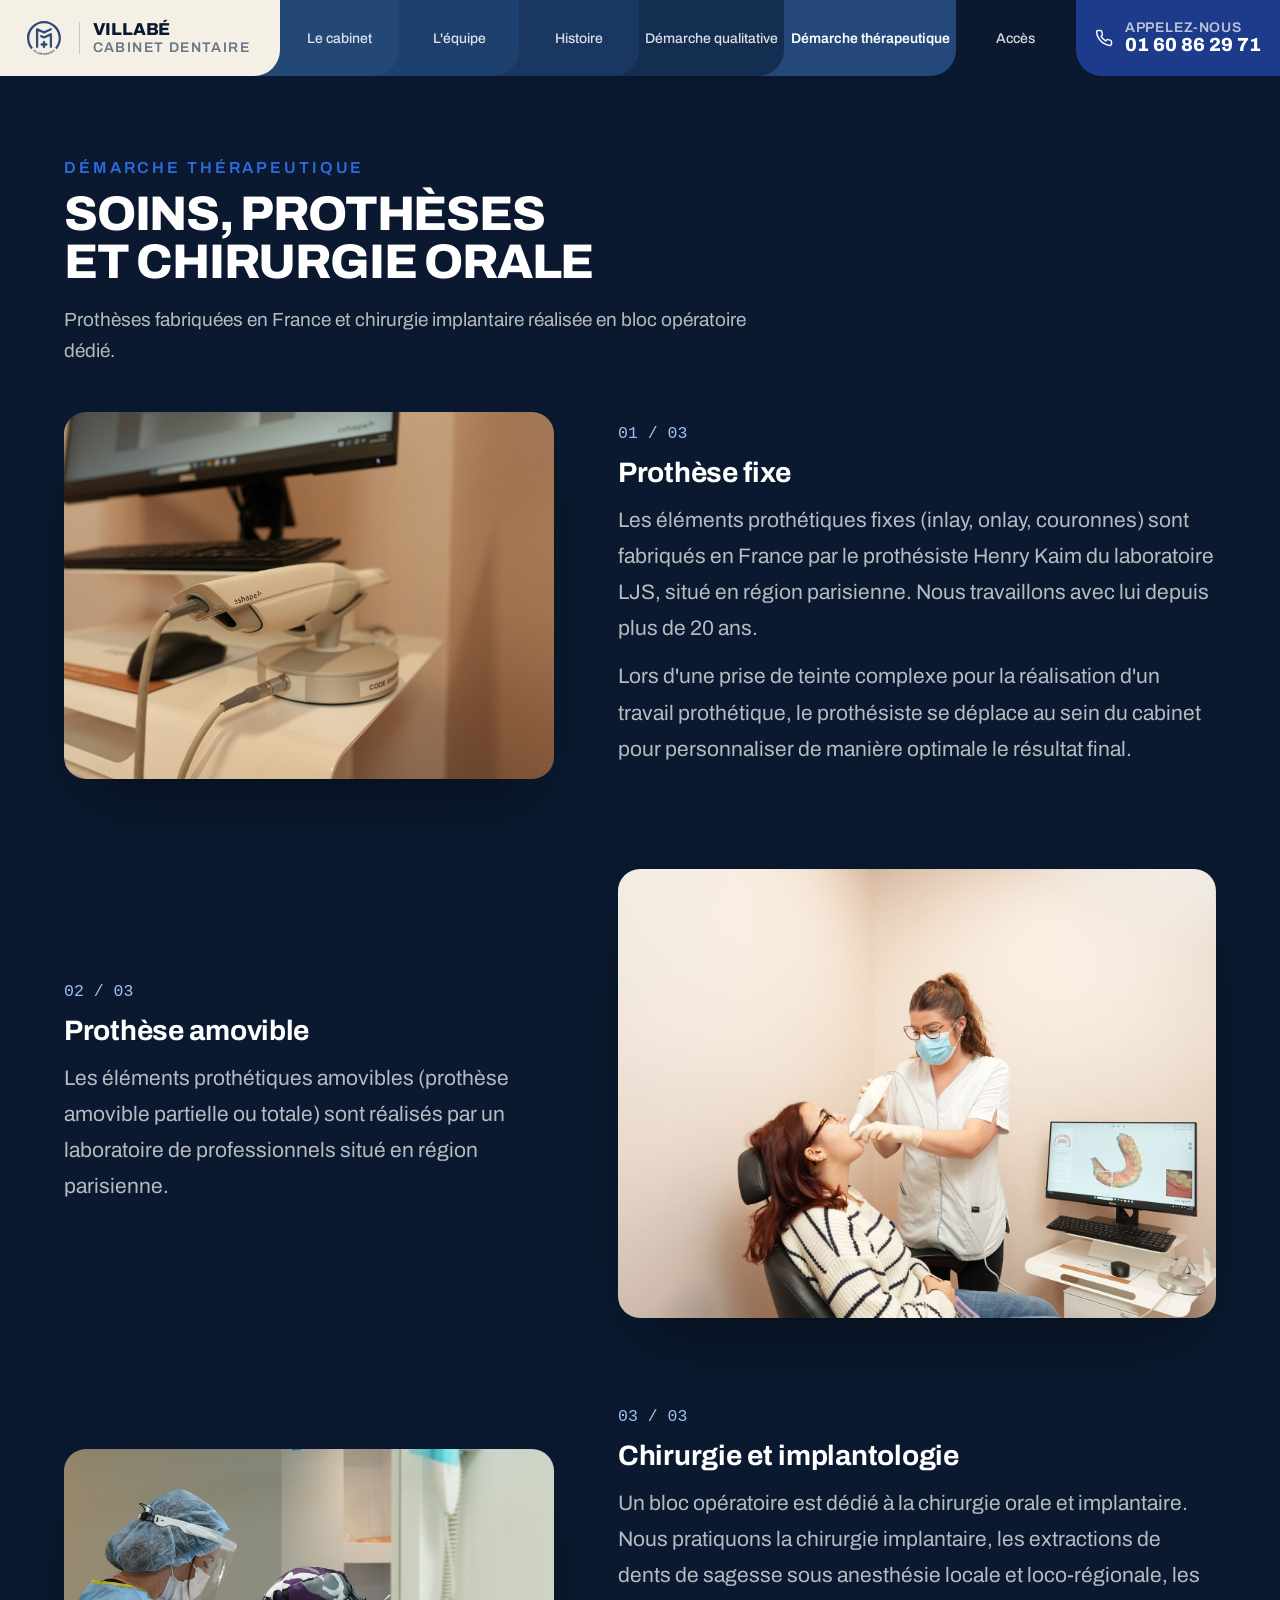
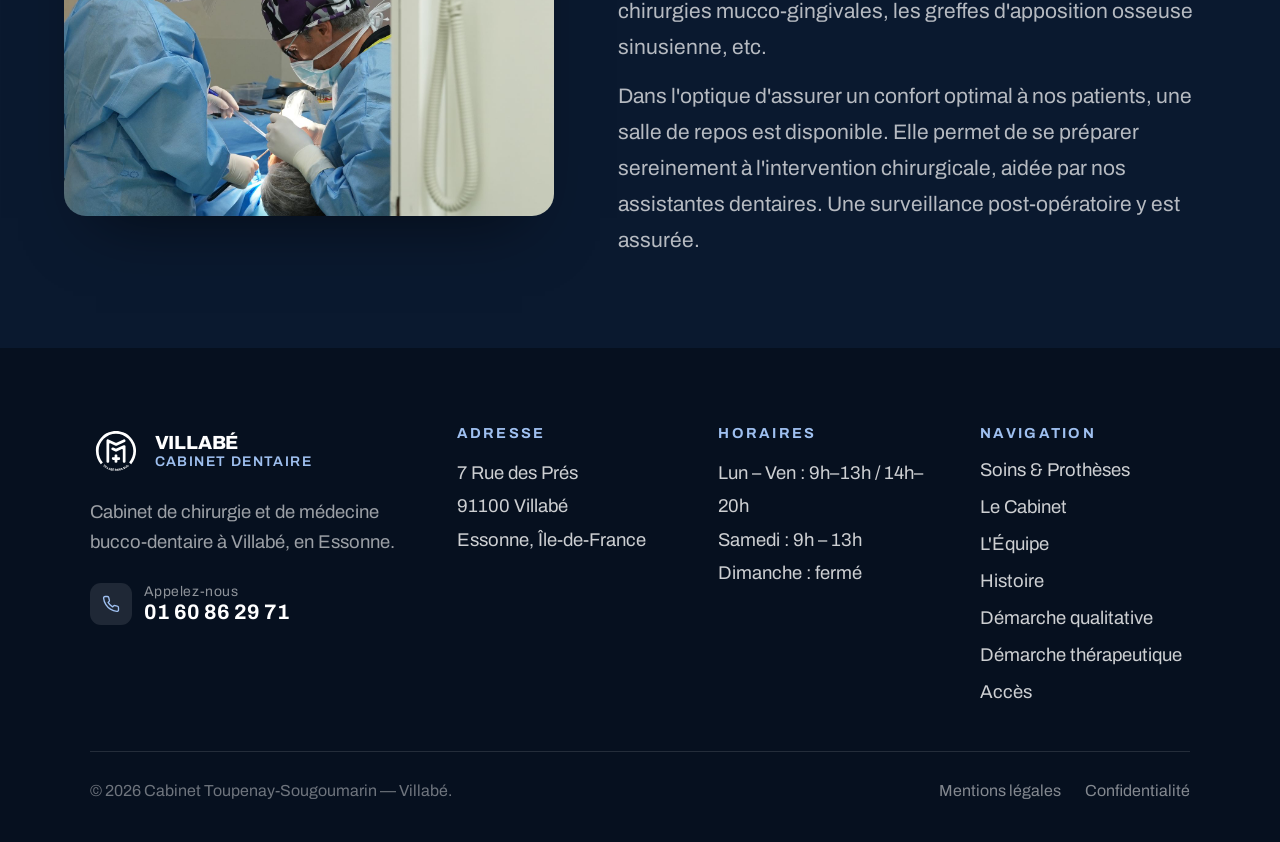
<file: demarche-therapeutique.html>
<!DOCTYPE html>
<html lang="fr">
<head>
<meta charset="utf-8">
<meta name="viewport" content="width=device-width, initial-scale=1">
<link rel="icon" href="/favicon.ico" sizes="48x48">
<link rel="icon" type="image/png" sizes="32x32" href="/favicon-32x32.png">
<link rel="icon" type="image/png" sizes="16x16" href="/favicon-16x16.png">
<link rel="apple-touch-icon" sizes="180x180" href="/apple-touch-icon.png">
<link rel="manifest" href="/site.webmanifest">
<meta name="theme-color" content="#0A192F">
<title>Démarche thérapeutique — Cabinet Dentaire Villabé — Dr Toupenay &amp; Dr Sougoumarin</title>
<meta name="description" content="Prothèse fixe et amovible fabriquées en France, chirurgie orale et implantologie en bloc opératoire dédié : la démarche thérapeutique du cabinet dentaire de Villabé.">
<link rel="preconnect" href="https://fonts.googleapis.com">
<link rel="preconnect" href="https://fonts.gstatic.com" crossorigin>
<link href="https://fonts.googleapis.com/css2?family=Archivo:wght@400;500;600;700;800;900&display=swap" rel="stylesheet">
<style>
  :root {
    --navy:#0A192F; --navy2:#0E2742; --blue:#1E3A8A; --blue2:#2D6CDF; --blue-l:#9FC0F0;
    --cream:#ECE7DF; --ink:#14181B;
  }
  * { box-sizing: border-box; margin: 0; padding: 0; }
  html { scroll-behavior: smooth; }
  body { font-family: 'Archivo', -apple-system, sans-serif; color: #E8EEF6; background: var(--navy); -webkit-font-smoothing: antialiased; overflow-x: hidden; }
  ::selection { background: var(--navy); color: #fff; }
  img { display: block; }
  section[id], footer[id] { scroll-margin-top: 80px; }
  html.lenis, html.lenis body { height: auto; }
  .lenis.lenis-smooth { scroll-behavior: auto !important; }
  .lenis.lenis-smooth [data-lenis-prevent] { overscroll-behavior: contain; }
  .lenis.lenis-stopped { overflow: hidden; }
  .display { font-weight: 800; text-transform: uppercase; letter-spacing: -0.02em; line-height: 0.98; }
  .eyebrow { display: inline-block; font-size: 16px; font-weight: 600; letter-spacing: .18em; text-transform: uppercase; color: var(--blue-l); }

  /* ---------- header hover states ---------- */
  .navcenter a { white-space: nowrap; }
  .nav-active:hover { background: #2C5490 !important; }
  .nav-link:hover   { background: #23477C !important; color: #fff !important; }
  .icon-tab:hover   { background: rgba(255,255,255,0.16) !important; }
  .logo-home:hover  { background: #FFFCF2 !important; }
  .navcenter a { font-size: 17.5px !important; }
  @media (max-width: 1400px) { .navcenter a { font-size: 15.5px !important; padding-right: 10px !important; padding-left: 36px !important; } }
  .phone-cta:hover  { background: #274aa8 !important; }
  .flink:hover      { color: #fff !important; }
  @media (max-width: 1040px) { .navcenter { display: none !important; } }
  @media (max-width: 760px) { .footgrid { grid-template-columns: 1fr 1fr !important; } }
  @media (max-width: 560px) { .footgrid { grid-template-columns: 1fr !important; } }

  /* =====================================================================
     SCROLL ANIMATION ENGINE — reveal variants (data-reveal)
     ===================================================================== */
  [data-reveal] { opacity: 0; transition: opacity .9s cubic-bezier(.2,.7,.2,1), transform 1s cubic-bezier(.2,.7,.2,1); transition-delay: var(--rd,0ms); will-change: opacity, transform; }
  [data-reveal="up"]    { transform: translateY(44px); }
  [data-reveal="fade"]  { transform: none; }
  [data-reveal="scale"] { transform: translateY(38px) scale(.94); }
  [data-reveal].is-in   { opacity: 1; transform: none; }
  @media (prefers-reduced-motion: reduce) {
    [data-reveal] { opacity: 1 !important; transform: none !important; }
  }

  /* =====================================================================
     DÉMARCHES — lignes texte + image
     ===================================================================== */
  .rowfeat { position: relative; padding: clamp(52px,6.5vw,86px) clamp(22px,5vw,80px) clamp(56px,7vw,108px); }
  .rowfeat__head { max-width: 1180px; margin: 0 auto clamp(30px,3.6vw,50px); }
  .rowfeat__head .eyebrow { color: var(--blue2); }
  .rowfeat__head h1 { margin-top: 14px; font-weight: 800; text-transform: uppercase; letter-spacing: -.025em; line-height: .98; color: #fff; font-size: clamp(30px,3.8vw,52px); max-width: 20ch; }
  .rowfeat__head p { margin-top: 18px; max-width: 62ch; color: rgba(255,255,255,.7); font-size: clamp(19px,1.3vw,21px); line-height: 1.65; }
  .rowfeat__list { max-width: 1180px; margin: 0 auto; display: flex; flex-direction: column; gap: clamp(52px,7vw,92px); }
  .rowitem { display: grid; grid-template-columns: .9fr 1.1fr; gap: clamp(32px,5vw,64px); align-items: center; }
  .rowitem--rev .rowitem__media { order: 2; }
  .rowitem__media { position: relative; border-radius: 22px; overflow: hidden; aspect-ratio: 4/3; box-shadow: 0 34px 64px -32px rgba(0,0,0,.55); background: rgba(255,255,255,.05); }
  .rowitem__media img { width: 100%; height: 100%; object-fit: cover; }
  .rowitem__num { font-family: monospace; font-size: 16.5px; color: var(--blue-l); margin-bottom: 14px; display: block; }
  .rowitem__body h2 { font-size: clamp(21px,2.2vw,30px); font-weight: 700; color: #fff; letter-spacing: -.01em; }
  .rowitem__body p { margin-top: 14px; color: rgba(255,255,255,.7); font-size: 21px; line-height: 1.72; max-width: 52ch; }
  .rowitem__body p + p { margin-top: 12px; }
  @media (max-width: 820px) { .rowitem, .rowitem--rev { grid-template-columns: 1fr; } .rowitem--rev .rowitem__media { order: 0; } }

  /* =====================================================================
     FOOTER
     ===================================================================== */
  .site-footer { background: #06101F; color: #fff; padding: clamp(48px,6vw,84px) clamp(22px,7vw,110px) clamp(26px,3vw,38px); }
  .footgrid { display: grid; grid-template-columns: 1.5fr 1fr 1fr 1fr; gap: clamp(28px,4vw,56px); padding-bottom: 46px; border-bottom: 1px solid rgba(255,255,255,0.12); }
</style>
<link rel="stylesheet" href="css/responsive.css">
</head>
<body>

<div style="background:var(--navy); min-height:100vh;">

  <!-- ============ HEADER ============ -->
  <header style="position:sticky; top:0; z-index:100; display:flex; align-items:stretch; height:76px; background:#0A192F; margin:0; box-shadow:0 14px 34px -22px rgba(10,25,47,0.6);">
    <a href="index.html" class="logo-home" aria-label="Retour à l’accueil" style="flex:none; display:flex; align-items:center; gap:13px; background:#F4F0E6; padding:0 30px 0 22px; border-bottom-right-radius:26px; position:relative; z-index:7; text-decoration:none; transition:background .2s ease;">
      <img src="images/logo.svg" alt="Cabinet Dentaire Villabé Paris Sud" style="height:52px; width:auto;">
      <div class="logo-home__sep" style="width:1px; height:32px; background:rgba(10,25,47,0.18);"></div>
      <div class="logo-home__txt" style="display:flex; flex-direction:column; line-height:1.12;">
        <span class="logo-home__name" style="font-weight:800; font-size:19px; letter-spacing:-0.01em; color:#0A192F;">VILLABÉ</span>
        <span class="logo-home__sub" style="font-weight:600; font-size:12px; letter-spacing:0.16em; text-transform:uppercase; color:#6a7686;">Cabinet Dentaire</span>
      </div>
    </a>
    <nav class="navcenter" style="flex:1; display:flex; align-items:stretch; position:relative;">
      <a href="index.html#cabinet" class="nav-link" style="flex:1; display:flex; align-items:center; justify-content:center; padding:0 clamp(10px,1.1vw,20px) 0 calc(clamp(10px,1.1vw,20px) + 26px); font-size:16px; font-weight:500; color:rgba(255,255,255,0.85); text-decoration:none; background:#234876; border-bottom-right-radius:26px; margin-left:-26px; position:relative; z-index:6; transition:background .2s ease, color .2s ease;">Le cabinet</a>
      <a href="equipe.html" class="nav-link" style="flex:1; display:flex; align-items:center; justify-content:center; padding:0 clamp(10px,1.1vw,20px) 0 calc(clamp(10px,1.1vw,20px) + 26px); font-size:16px; font-weight:500; color:rgba(255,255,255,0.85); text-decoration:none; background:#1E406E; border-bottom-right-radius:26px; margin-left:-26px; position:relative; z-index:5; transition:background .2s ease, color .2s ease;">L'équipe</a>
      <a href="histoire.html" class="nav-link" style="flex:1; display:flex; align-items:center; justify-content:center; padding:0 clamp(10px,1.1vw,20px) 0 calc(clamp(10px,1.1vw,20px) + 26px); font-size:16px; font-weight:500; color:rgba(255,255,255,0.85); text-decoration:none; background:#193760; border-bottom-right-radius:26px; margin-left:-26px; position:relative; z-index:4; transition:background .2s ease, color .2s ease;">Histoire</a>
      <a href="demarche-qualitative.html" class="nav-link" style="flex:1; display:flex; align-items:center; justify-content:center; padding:0 clamp(10px,1.1vw,20px) 0 calc(clamp(10px,1.1vw,20px) + 26px); font-size:16px; font-weight:500; color:rgba(255,255,255,0.85); text-decoration:none; background:#142E51; border-bottom-right-radius:26px; margin-left:-26px; position:relative; z-index:3; transition:background .2s ease, color .2s ease;">Démarche qualitative</a>
      <a href="demarche-therapeutique.html" class="nav-active" style="flex:1; display:flex; align-items:center; justify-content:center; padding:0 clamp(10px,1.1vw,20px) 0 calc(clamp(10px,1.1vw,20px) + 26px); font-size:16px; font-weight:600; color:#fff; text-decoration:none; background:#24487A; border-bottom-right-radius:26px; margin-left:-26px; position:relative; z-index:2; transition:background .2s ease;">Démarche thérapeutique</a>
      <a href="acces.html" class="nav-link" style="flex:1; display:flex; align-items:center; justify-content:center; padding:0 clamp(10px,1.1vw,20px) 0 calc(clamp(10px,1.1vw,20px) + 26px); font-size:16px; font-weight:500; color:rgba(255,255,255,0.85); text-decoration:none; background:#0A192F; border-bottom-right-radius:26px; margin-left:-26px; position:relative; z-index:1; transition:background .2s ease, color .2s ease;">Accès</a>
    </nav>
    <div class="headicons" style="flex:none; margin-left:auto; display:flex; align-items:center; gap:8px; padding:0 16px;">
      <a href="mailto:contact@villabe-dental.fr" class="icon-tab" style="width:40px; height:40px; border-radius:10px; background:rgba(255,255,255,0.08); display:flex; align-items:center; justify-content:center; text-decoration:none; transition:background .2s ease;">
        <svg width="17" height="17" viewBox="0 0 24 24" fill="none" stroke="#fff" stroke-width="1.7" stroke-linecap="round" stroke-linejoin="round"><rect x="3" y="5" width="18" height="14" rx="2"/><path d="m3 7 9 6 9-6"/></svg>
      </a>
      <a href="#contact" class="icon-tab" style="width:40px; height:40px; border-radius:10px; background:rgba(255,255,255,0.08); display:flex; align-items:center; justify-content:center; text-decoration:none; transition:background .2s ease;">
        <svg width="17" height="17" viewBox="0 0 24 24" fill="none" stroke="#fff" stroke-width="1.7" stroke-linecap="round" stroke-linejoin="round"><path d="M21 10c0 7-9 13-9 13s-9-6-9-13a9 9 0 0 1 18 0z"/><circle cx="12" cy="10" r="3"/></svg>
      </a>
    </div>
    <a href="tel:0160862971" class="phone-cta" style="flex:none; display:flex; align-items:center; gap:12px; background:#1E3A8A; padding:0 28px; text-decoration:none; border-bottom-left-radius:26px; transition:background .2s ease;">
      <svg width="18" height="18" viewBox="0 0 24 24" fill="none" stroke="#fff" stroke-width="1.9" stroke-linecap="round" stroke-linejoin="round"><path d="M22 16.92v3a2 2 0 0 1-2.18 2 19.79 19.79 0 0 1-8.63-3.07 19.5 19.5 0 0 1-6-6 19.79 19.79 0 0 1-3.07-8.67A2 2 0 0 1 4.11 2h3a2 2 0 0 1 2 1.72c.13.96.36 1.9.7 2.81a2 2 0 0 1-.45 2.11L8.09 9.91a16 16 0 0 0 6 6l1.27-1.27a2 2 0 0 1 2.11-.45c.91.34 1.85.57 2.81.7A2 2 0 0 1 22 16.92z"/></svg>
      <span class="phone-cta__txt" style="display:flex; flex-direction:column; line-height:1.1;">
        <span class="phone-cta__label" style="font-size:13.5px; font-weight:600; letter-spacing:0.06em; text-transform:uppercase; color:rgba(255,255,255,0.7);">Appelez-nous</span>
        <span class="phone-cta__num" style="font-size:19px; font-weight:800; color:#fff;">01 60 86 29 71</span>
      </span>
    </a>
      <button class="navburger" type="button" aria-label="Ouvrir le menu" aria-expanded="false" aria-controls="mobilenav">
      <span class="navburger__box"><span></span><span></span><span></span></span>
    </button>
  </header>

  <!-- ============ MENU MOBILE (≤1040px) ============ -->
  <nav class="mobilenav" id="mobilenav" aria-label="Menu principal" data-open="false" data-lenis-prevent>
    <div class="mobilenav__head">
      <button class="mobilenav__close" type="button" aria-label="Fermer le menu">&times;</button>
    </div>
    <div class="mobilenav__list">
      <a href="index.html#cabinet">Le cabinet <svg width="17" height="17" viewBox="0 0 24 24" fill="none" stroke="currentColor" stroke-width="2" stroke-linecap="round" stroke-linejoin="round" aria-hidden="true"><path d="M5 12h14M13 6l6 6-6 6"/></svg></a>
      <a href="equipe.html">L'équipe <svg width="17" height="17" viewBox="0 0 24 24" fill="none" stroke="currentColor" stroke-width="2" stroke-linecap="round" stroke-linejoin="round" aria-hidden="true"><path d="M5 12h14M13 6l6 6-6 6"/></svg></a>
      <a href="histoire.html">Histoire <svg width="17" height="17" viewBox="0 0 24 24" fill="none" stroke="currentColor" stroke-width="2" stroke-linecap="round" stroke-linejoin="round" aria-hidden="true"><path d="M5 12h14M13 6l6 6-6 6"/></svg></a>
      <a href="demarche-qualitative.html">Démarche qualitative <svg width="17" height="17" viewBox="0 0 24 24" fill="none" stroke="currentColor" stroke-width="2" stroke-linecap="round" stroke-linejoin="round" aria-hidden="true"><path d="M5 12h14M13 6l6 6-6 6"/></svg></a>
      <a href="demarche-therapeutique.html">Démarche thérapeutique <svg width="17" height="17" viewBox="0 0 24 24" fill="none" stroke="currentColor" stroke-width="2" stroke-linecap="round" stroke-linejoin="round" aria-hidden="true"><path d="M5 12h14M13 6l6 6-6 6"/></svg></a>
      <a href="acces.html">Accès <svg width="17" height="17" viewBox="0 0 24 24" fill="none" stroke="currentColor" stroke-width="2" stroke-linecap="round" stroke-linejoin="round" aria-hidden="true"><path d="M5 12h14M13 6l6 6-6 6"/></svg></a>
    </div>
    <div class="mobilenav__foot">
      <a class="mobilenav__call" href="tel:0160862971">
        <span class="mobilenav__ico"><svg width="18" height="18" viewBox="0 0 24 24" fill="none" stroke="#fff" stroke-width="1.9" stroke-linecap="round" stroke-linejoin="round"><path d="M22 16.92v3a2 2 0 0 1-2.18 2 19.79 19.79 0 0 1-8.63-3.07 19.5 19.5 0 0 1-6-6 19.79 19.79 0 0 1-3.07-8.67A2 2 0 0 1 4.11 2h3a2 2 0 0 1 2 1.72c.13.96.36 1.9.7 2.81a2 2 0 0 1-.45 2.11L8.09 9.91a16 16 0 0 0 6 6l1.27-1.27a2 2 0 0 1 2.11-.45c.91.34 1.85.57 2.81.7A2 2 0 0 1 22 16.92z"/></svg></span>
        <span><small>Appelez-nous</small><b>01 60 86 29 71</b></span>
      </a>
      <a class="mobilenav__mail" href="mailto:contact@villabe-dental.fr">
        <span class="mobilenav__ico"><svg width="18" height="18" viewBox="0 0 24 24" fill="none" stroke="#fff" stroke-width="1.7" stroke-linecap="round" stroke-linejoin="round"><rect x="3" y="5" width="18" height="14" rx="2"/><path d="m3 7 9 6 9-6"/></svg></span>
        <span><small>Écrivez-nous</small><b>contact@villabe-dental.fr</b></span>
      </a>
    </div>
  </nav>


  <!-- ============ DÉMARCHE THÉRAPEUTIQUE ============ -->
  <section class="rowfeat" id="demarche-therapeutique" aria-label="Démarche thérapeutique" style="background:var(--navy);">
    <div class="rowfeat__head">
      <span class="eyebrow" data-reveal="up">Démarche thérapeutique</span>
      <h1 data-reveal="up" style="--rd:60ms">Soins, prothèses<br>et chirurgie orale</h1>
      <p data-reveal="up" style="--rd:140ms">Prothèses fabriquées en France et chirurgie implantaire réalisée en bloc opératoire dédié.</p>
    </div>
    <div class="rowfeat__list">
      <div class="rowitem" data-reveal="fade">
        <div class="rowitem__media" data-reveal="scale"><img src="images/cabinet/empreinte-scanner-3shape.jpg" alt="Scanner intra-oral 3Shape pour l'empreinte numérique des prothèses" loading="lazy"></div>
        <div class="rowitem__body" data-reveal="up"><span class="rowitem__num">01 / 03</span><h2>Prothèse fixe</h2><p>Les éléments prothétiques fixes (inlay, onlay, couronnes) sont fabriqués en France par le prothésiste Henry Kaim du laboratoire LJS, situé en région parisienne. Nous travaillons avec lui depuis plus de 20 ans.</p><p>Lors d'une prise de teinte complexe pour la réalisation d'un travail prothétique, le prothésiste se déplace au sein du cabinet pour personnaliser de manière optimale le résultat final.</p></div>
      </div>
      <div class="rowitem rowitem--rev" data-reveal="fade">
        <div class="rowitem__media" data-reveal="scale"><img src="images/cabinet/empreinte-numerique-patiente.jpg" alt="Prise d'empreinte numérique d'une patiente" loading="lazy"></div>
        <div class="rowitem__body" data-reveal="up"><span class="rowitem__num">02 / 03</span><h2>Prothèse amovible</h2><p>Les éléments prothétiques amovibles (prothèse amovible partielle ou totale) sont réalisés par un laboratoire de professionnels situé en région parisienne.</p></div>
      </div>
      <div class="rowitem" data-reveal="fade">
        <div class="rowitem__media" data-reveal="scale"><img src="images/cabinet/bloc-operatoire.jpg" alt="Chirurgie implantaire au bloc opératoire du cabinet" loading="lazy"></div>
        <div class="rowitem__body" data-reveal="up"><span class="rowitem__num">03 / 03</span><h2>Chirurgie et implantologie</h2><p>Un bloc opératoire est dédié à la chirurgie orale et implantaire. Nous pratiquons la chirurgie implantaire, les extractions de dents de sagesse sous anesthésie locale et loco-régionale, les chirurgies mucco-gingivales, les greffes d'apposition osseuse sinusienne, etc.</p><p>Dans l'optique d'assurer un confort optimal à nos patients, une salle de repos est disponible. Elle permet de se préparer sereinement à l'intervention chirurgicale, aidée par nos assistantes dentaires. Une surveillance post-opératoire y est assurée.</p></div>
      </div>
    </div>
  </section>

  <!-- ============ FOOTER ============ -->
  <footer class="site-footer" id="contact">
    <div class="footgrid">
      <div style="max-width:34ch;">
        <div style="display:flex; align-items:center; gap:13px; margin-bottom:20px;">
          <img src="images/logo-white.svg" alt="Cabinet Dentaire Villabé" style="height:52px; width:auto;">
          <div style="display:flex; flex-direction:column; line-height:1.12;">
            <span style="font-weight:800; font-size:19px; letter-spacing:-0.01em;">VILLABÉ</span>
            <span class="footlogo__sub" style="font-weight:600; font-size:12px; letter-spacing:0.16em; text-transform:uppercase; color:#9FC0F0;">Cabinet Dentaire</span>
          </div>
        </div>
        <p style="font-size:18.5px; line-height:1.65; color:rgba(255,255,255,0.6);">Cabinet de chirurgie et de médecine bucco-dentaire à Villabé, en Essonne.</p>
        <a class="footcall" href="tel:0160862971" style="display:inline-flex; align-items:center; gap:12px; margin-top:24px; text-decoration:none;">
          <span style="width:42px; height:42px; flex:none; border-radius:11px; background:rgba(255,255,255,0.1); display:flex; align-items:center; justify-content:center;"><svg width="18" height="18" viewBox="0 0 24 24" fill="none" stroke="#9FC0F0" stroke-width="1.8" stroke-linecap="round" stroke-linejoin="round"><path d="M22 16.92v3a2 2 0 0 1-2.18 2 19.79 19.79 0 0 1-8.63-3.07 19.5 19.5 0 0 1-6-6 19.79 19.79 0 0 1-3.07-8.67A2 2 0 0 1 4.11 2h3a2 2 0 0 1 2 1.72c.13.96.36 1.9.7 2.81a2 2 0 0 1-.45 2.11L8.09 9.91a16 16 0 0 0 6 6l1.27-1.27a2 2 0 0 1 2.11-.45c.91.34 1.85.57 2.81.7A2 2 0 0 1 22 16.92z"/></svg></span>
          <span style="display:flex; flex-direction:column; line-height:1.15;"><span style="font-size:14px; color:rgba(255,255,255,0.55); letter-spacing:0.04em;">Appelez-nous</span><span style="font-size:21px; font-weight:700; color:#fff;">01 60 86 29 71</span></span>
        </a>
      </div>
      <div>
        <div style="font-size:14.5px; font-weight:700; letter-spacing:0.16em; text-transform:uppercase; color:#9FC0F0; margin-bottom:16px;">Adresse</div>
        <div style="font-size:18.5px; line-height:1.8; color:rgba(255,255,255,0.8);">7 Rue des Prés<br>91100 Villabé<br>Essonne, Île-de-France</div>
      </div>
      <div>
        <div style="font-size:14.5px; font-weight:700; letter-spacing:0.16em; text-transform:uppercase; color:#9FC0F0; margin-bottom:16px;">Horaires</div>
        <div style="font-size:18.5px; line-height:1.8; color:rgba(255,255,255,0.8);">Lun – Ven&nbsp;: 9h–13h / 14h–20h<br>Samedi&nbsp;: 9h – 13h<br>Dimanche&nbsp;: fermé</div>
      </div>
      <div>
        <div style="font-size:14.5px; font-weight:700; letter-spacing:0.16em; text-transform:uppercase; color:#9FC0F0; margin-bottom:16px;">Navigation</div>
        <div style="display:flex; flex-direction:column; gap:11px;">
          <a href="index.html#soins" class="flink" style="font-size:18.5px; color:rgba(255,255,255,0.8); text-decoration:none; transition:color .2s ease;">Soins &amp; Prothèses</a>
          <a href="index.html#cabinet" class="flink" style="font-size:18.5px; color:rgba(255,255,255,0.8); text-decoration:none; transition:color .2s ease;">Le Cabinet</a>
          <a href="equipe.html" class="flink" style="font-size:18.5px; color:rgba(255,255,255,0.8); text-decoration:none; transition:color .2s ease;">L'Équipe</a>
          <a href="histoire.html" class="flink" style="font-size:18.5px; color:rgba(255,255,255,0.8); text-decoration:none; transition:color .2s ease;">Histoire</a>
          <a href="demarche-qualitative.html" class="flink" style="font-size:18.5px; color:rgba(255,255,255,0.8); text-decoration:none; transition:color .2s ease;">Démarche qualitative</a>
          <a href="demarche-therapeutique.html" class="flink" style="font-size:18.5px; color:rgba(255,255,255,0.8); text-decoration:none; transition:color .2s ease;">Démarche thérapeutique</a>
          <a href="acces.html" class="flink" style="font-size:18.5px; color:rgba(255,255,255,0.8); text-decoration:none; transition:color .2s ease;">Accès</a>
        </div>
      </div>
    </div>
    <div style="display:flex; align-items:center; justify-content:space-between; flex-wrap:wrap; gap:14px; padding-top:26px;">
      <span style="font-size:16px; color:rgba(255,255,255,0.42);">© 2026 Cabinet Toupenay-Sougoumarin — Villabé.</span>
      <div style="display:flex; gap:24px;">
        <a href="#" class="flink" style="font-size:16px; color:rgba(255,255,255,0.5); text-decoration:none;">Mentions légales</a>
        <a href="#" class="flink" style="font-size:16px; color:rgba(255,255,255,0.5); text-decoration:none;">Confidentialité</a>
      </div>
    </div>
  </footer>

</div>

<script src="js/lenis.min.js"></script>
<script>
(function () {
  var reduce = window.matchMedia && window.matchMedia('(prefers-reduced-motion: reduce)').matches;
  var D = document;

  function initLenis() {
    if (reduce || !window.Lenis) return;
    var lenis = new Lenis({
      duration: 1.15,
      easing: function (t) { return Math.min(1, 1.001 - Math.pow(2, -10 * t)); },
      smoothWheel: true,
      wheelMultiplier: 1,
      touchMultiplier: 1.6
    });
    window.__lenis = lenis;   /* utilisé par js/nav.js pour geler le scroll */
    function loop(time) { lenis.raf(time); requestAnimationFrame(loop); }
    requestAnimationFrame(loop);
    Array.prototype.slice.call(D.querySelectorAll('a[href^="#"]')).forEach(function (a) {
      var href = a.getAttribute('href');
      if (href.length < 2) return;
      a.addEventListener('click', function (e) {
        var t = D.querySelector(href);
        if (t) { e.preventDefault(); lenis.scrollTo(t, { offset: -80 }); }
      });
    });
  }

  function initReveal() {
    var els = Array.prototype.slice.call(D.querySelectorAll('[data-reveal]'));
    if (!els.length) return;
    els.forEach(function (e) {
      var p = e.parentElement;
      while (p && !p.hasAttribute('data-stagger')) p = p.parentElement;
      if (p && !e.style.getPropertyValue('--rd')) {
        var sibs = Array.prototype.slice.call(p.querySelectorAll('[data-reveal]'));
        var step = parseInt(p.getAttribute('data-stagger'), 10) || 80;
        e.style.setProperty('--rd', (sibs.indexOf(e) * step) + 'ms');
      }
    });
    if (reduce || !('IntersectionObserver' in window)) { els.forEach(function (e) { e.classList.add('is-in'); }); return; }
    var io = new IntersectionObserver(function (ents) {
      ents.forEach(function (en) { if (en.isIntersecting) { en.target.classList.add('is-in'); io.unobserve(en.target); } });
    }, { threshold: 0.18, rootMargin: '0px 0px -8% 0px' });
    els.forEach(function (e) { io.observe(e); });
  }

  function boot() {
    try { initLenis(); } catch (e) {}
    try { initReveal(); } catch (e) {}
  }
  if (document.readyState === 'loading') document.addEventListener('DOMContentLoaded', boot);
  else boot();
})();
</script>
<script src="js/nav.js" defer></script>
</body>
</html>
</file>
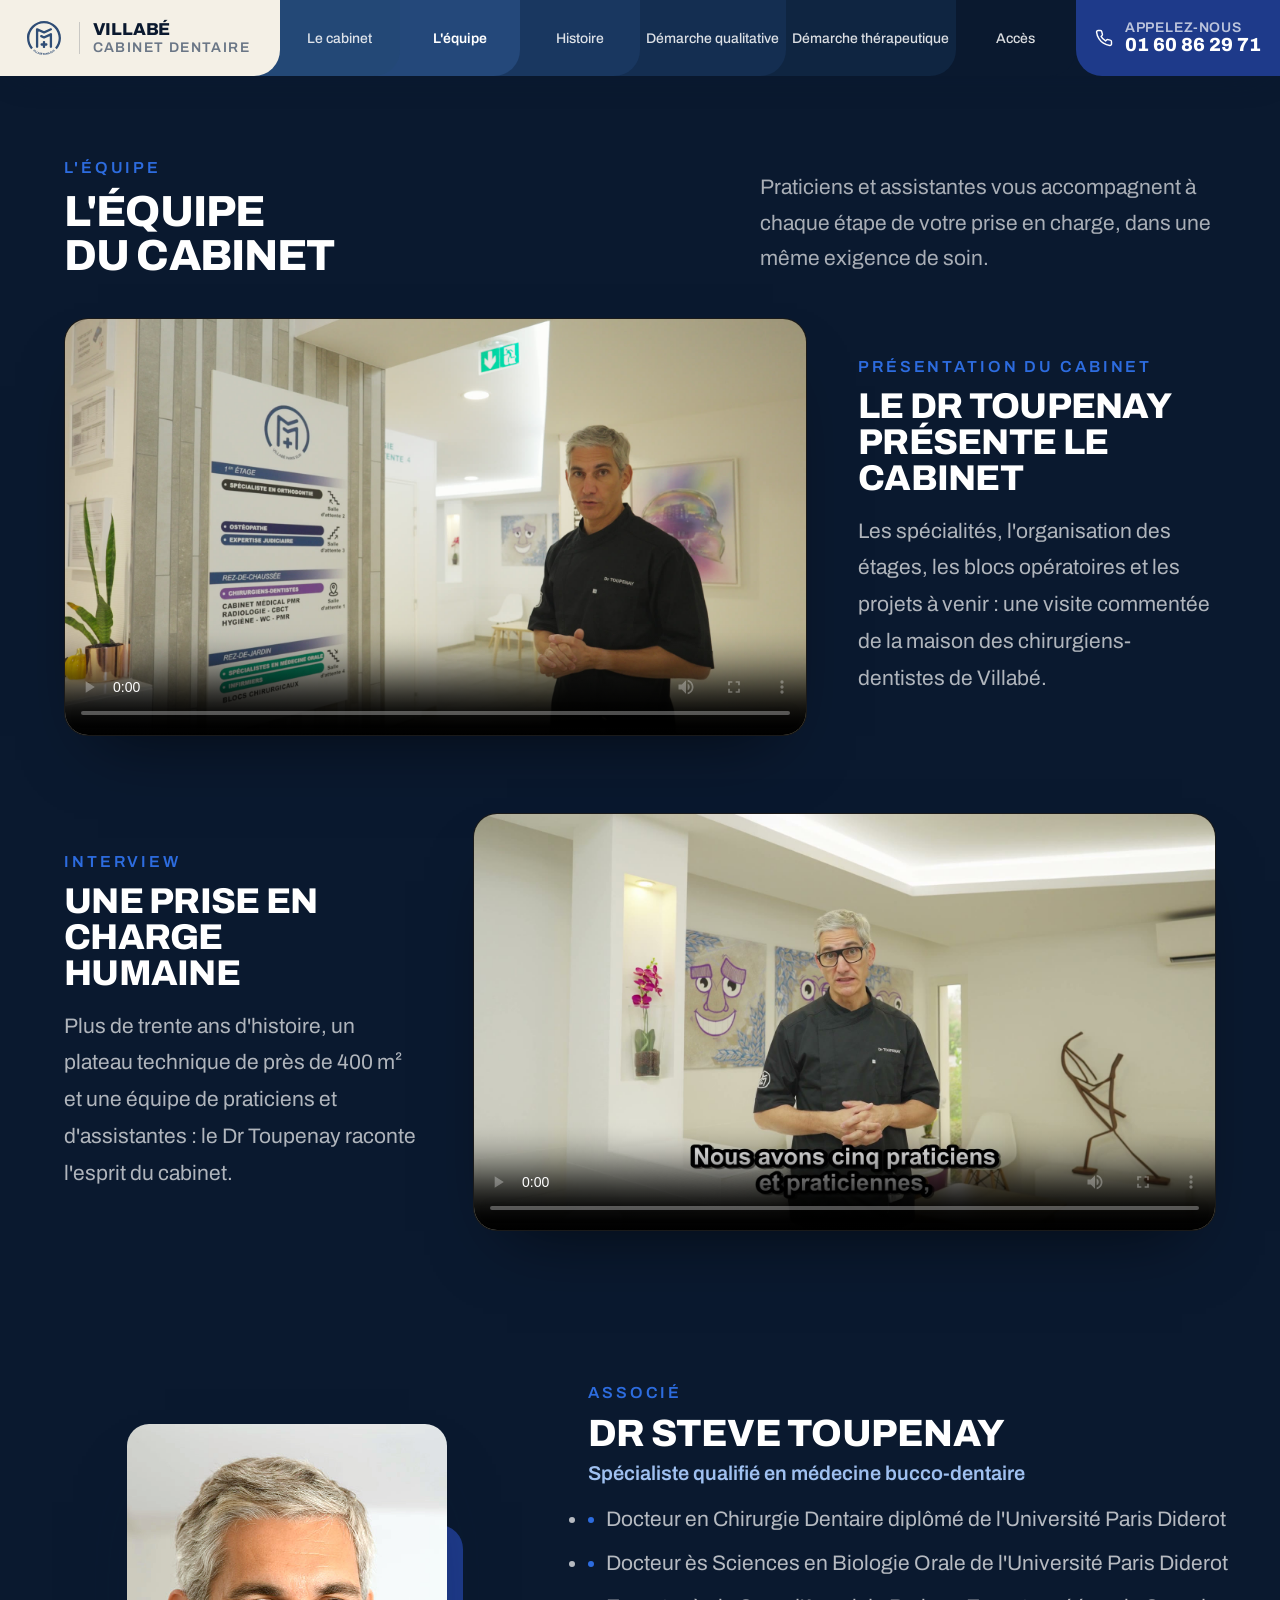
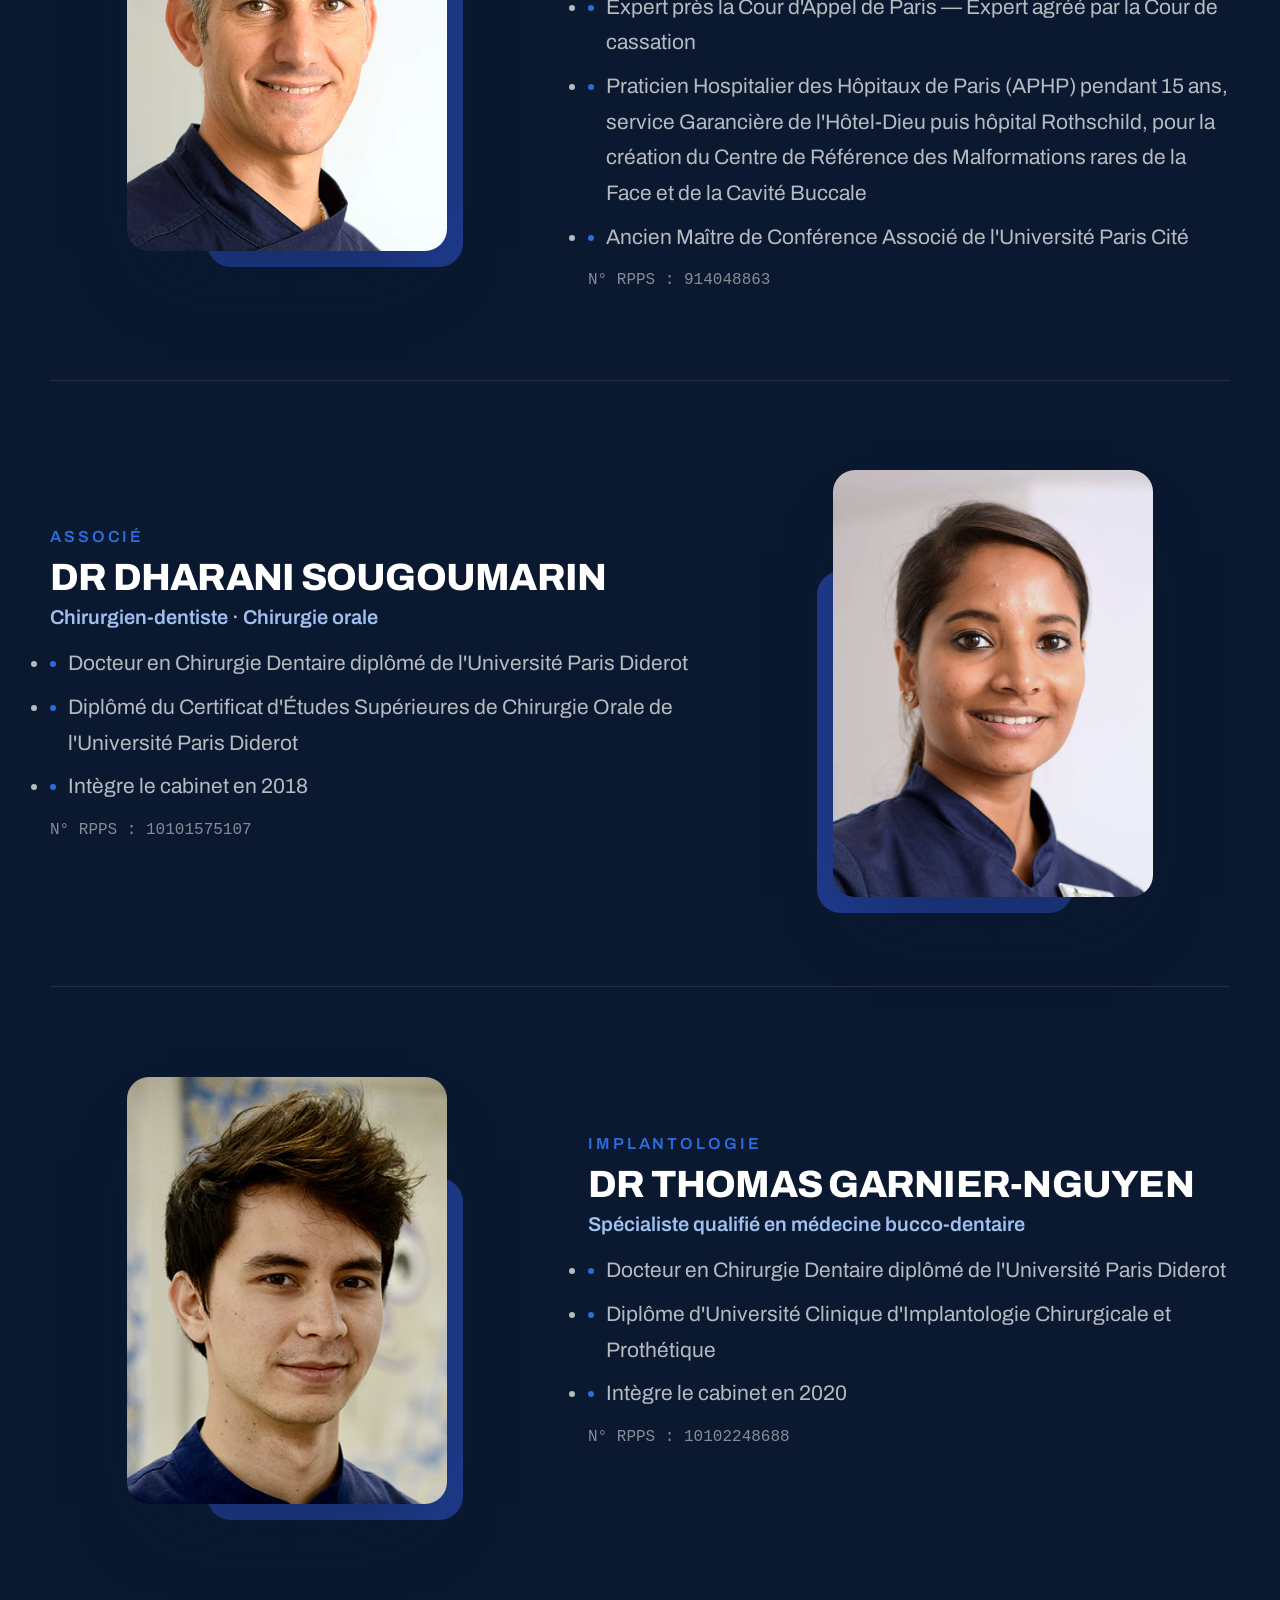
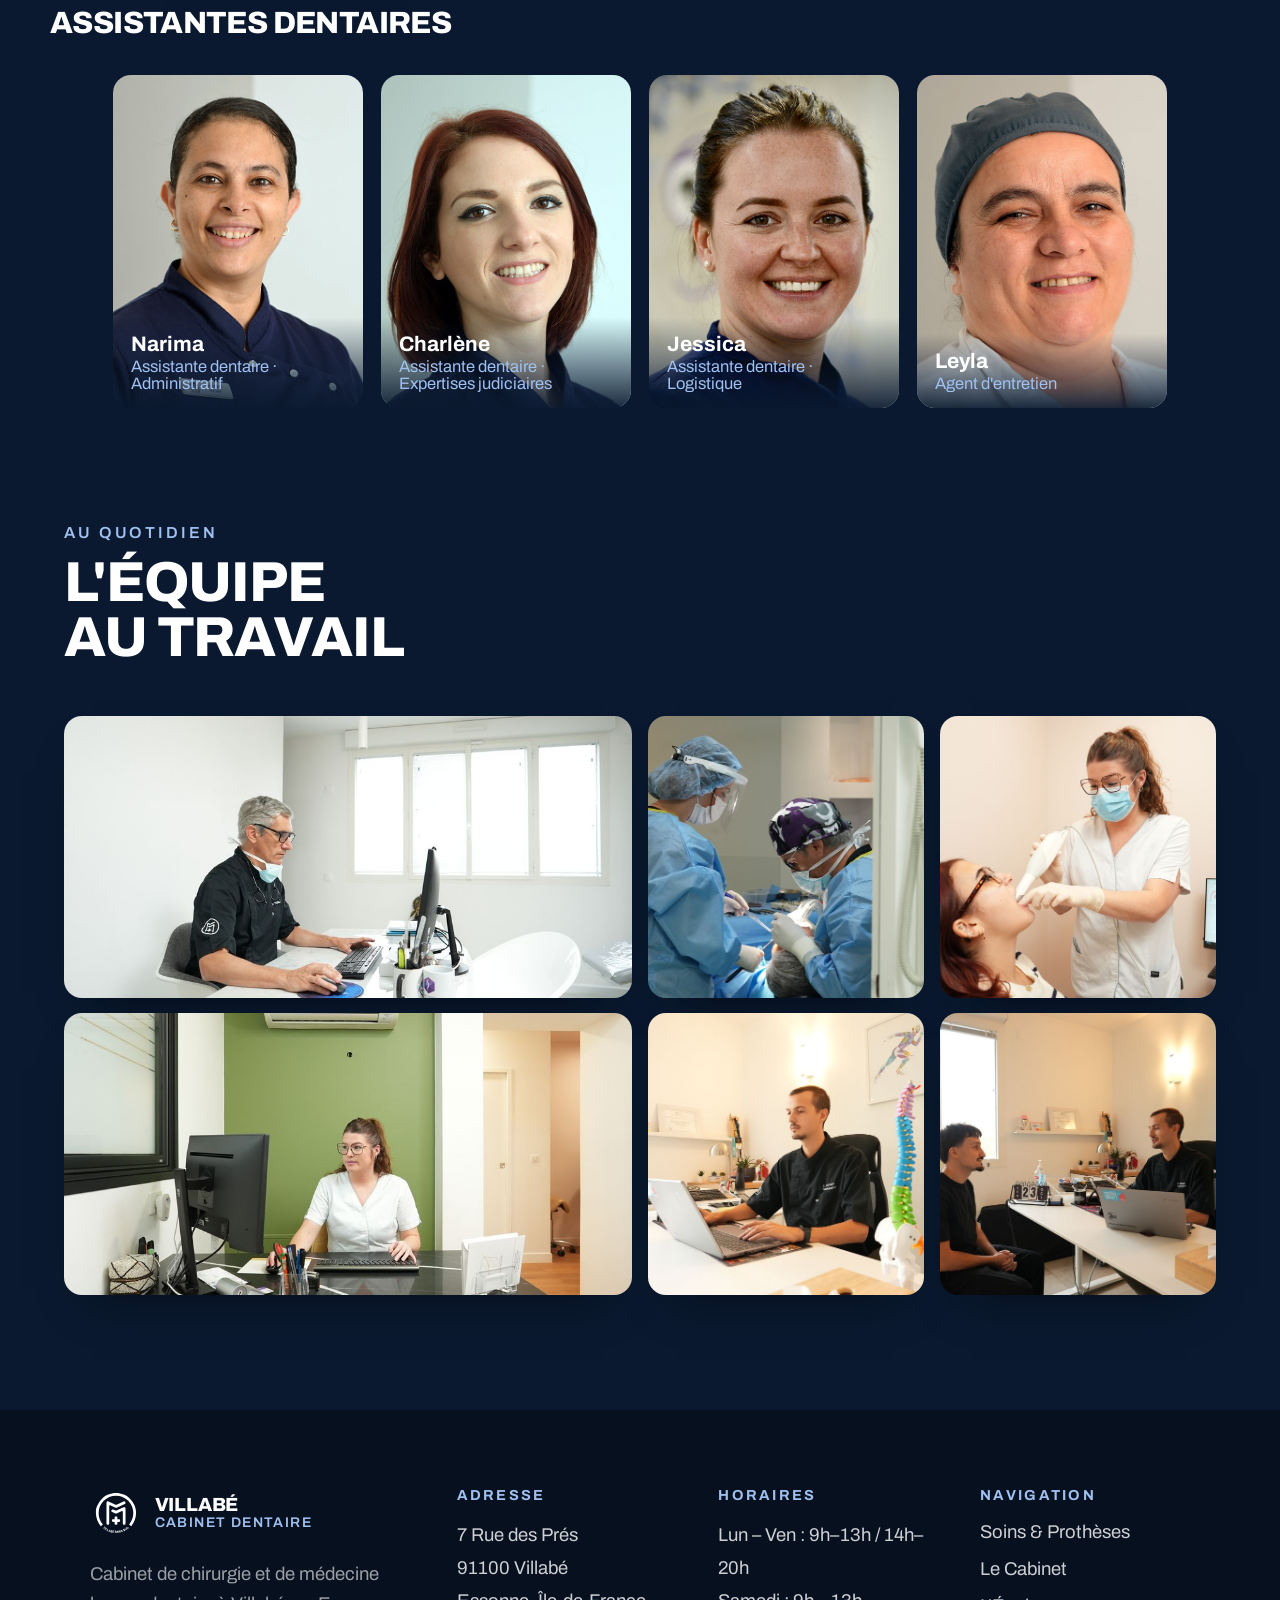
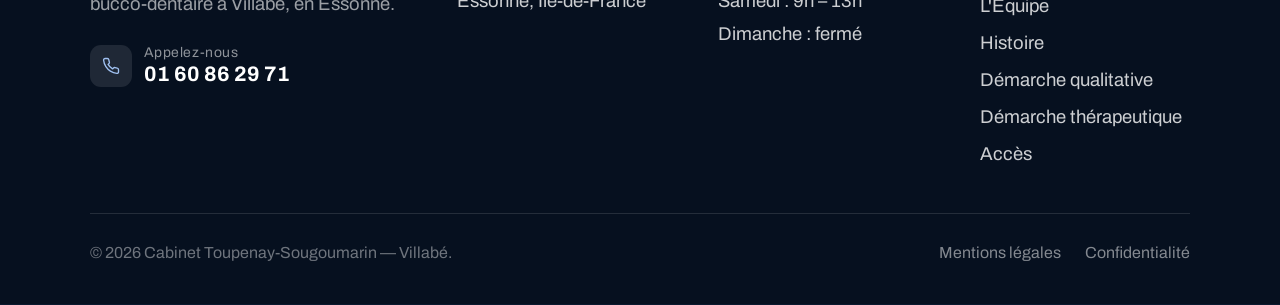
<file: equipe.html>
<!DOCTYPE html>
<html lang="fr">
<head>
<meta charset="utf-8">
<meta name="viewport" content="width=device-width, initial-scale=1">
<link rel="icon" href="/favicon.ico" sizes="48x48">
<link rel="icon" type="image/png" sizes="32x32" href="/favicon-32x32.png">
<link rel="icon" type="image/png" sizes="16x16" href="/favicon-16x16.png">
<link rel="apple-touch-icon" sizes="180x180" href="/apple-touch-icon.png">
<link rel="manifest" href="/site.webmanifest">
<meta name="theme-color" content="#0A192F">
<title>L'équipe — Cabinet Dentaire Villabé — Dr Toupenay &amp; Dr Sougoumarin</title>
<meta name="description" content="L'équipe du cabinet dentaire de Villabé : praticiens et assistantes dentaires qui vous accompagnent à chaque étape de votre prise en charge.">
<link rel="preconnect" href="https://fonts.googleapis.com">
<link rel="preconnect" href="https://fonts.gstatic.com" crossorigin>
<link href="https://fonts.googleapis.com/css2?family=Archivo:wght@400;500;600;700;800;900&display=swap" rel="stylesheet">
<style>
  :root {
    --navy:#0A192F; --navy2:#0E2742; --blue:#1E3A8A; --blue2:#2D6CDF; --blue-l:#9FC0F0;
    --cream:#ECE7DF; --ink:#14181B;
  }
  * { box-sizing: border-box; margin: 0; padding: 0; }
  html { scroll-behavior: smooth; }
  body { font-family: 'Archivo', -apple-system, sans-serif; color: #E8EEF6; background: var(--navy); -webkit-font-smoothing: antialiased; overflow-x: hidden; }
  ::selection { background: var(--navy); color: #fff; }
  img { display: block; }
  section[id], footer[id] { scroll-margin-top: 80px; }
  /* Lenis smooth scroll */
  html.lenis, html.lenis body { height: auto; }
  .lenis.lenis-smooth { scroll-behavior: auto !important; }
  .lenis.lenis-smooth [data-lenis-prevent] { overscroll-behavior: contain; }
  .lenis.lenis-stopped { overflow: hidden; }
  @keyframes floatUp { from { opacity: 0; transform: translateY(22px); } to { opacity: 1; transform: translateY(0); } }
  .display { font-weight: 800; text-transform: uppercase; letter-spacing: -0.02em; line-height: 0.98; }
  .eyebrow { display: inline-block; font-size: 16px; font-weight: 600; letter-spacing: .18em; text-transform: uppercase; color: var(--blue-l); }

  /* ---------- header hover states ---------- */
  .navcenter a { white-space: nowrap; }
  .nav-active:hover { background: #2C5490 !important; }
  .nav-link:hover   { background: #23477C !important; color: #fff !important; }
  .icon-tab:hover   { background: rgba(255,255,255,0.16) !important; }
  .logo-home:hover  { background: #FFFCF2 !important; }
  .navcenter a { font-size: 17.5px !important; }
  @media (max-width: 1400px) { .navcenter a { font-size: 15.5px !important; padding-right: 10px !important; padding-left: 36px !important; } }
  .phone-cta:hover  { background: #274aa8 !important; }
  .flink:hover      { color: #fff !important; }
  @media (max-width: 1040px) { .navcenter { display: none !important; } }
  @media (max-width: 760px) { .footgrid { grid-template-columns: 1fr 1fr !important; } }
  @media (max-width: 560px) { .footgrid { grid-template-columns: 1fr !important; } }

  /* =====================================================================
     SCROLL ANIMATION ENGINE — reveal variants (data-reveal)
     ===================================================================== */
  [data-reveal] { opacity: 0; transition: opacity .9s cubic-bezier(.2,.7,.2,1), transform 1s cubic-bezier(.2,.7,.2,1); transition-delay: var(--rd,0ms); will-change: opacity, transform; }
  [data-reveal="up"]    { transform: translateY(44px); }
  [data-reveal="fade"]  { transform: none; }
  [data-reveal="left"]  { transform: translateX(-56px); }
  [data-reveal="right"] { transform: translateX(56px); }
  [data-reveal="scale"] { transform: translateY(38px) scale(.94); }
  [data-reveal].is-in   { opacity: 1; transform: none; }
  @media (prefers-reduced-motion: reduce) {
    [data-reveal] { opacity: 1 !important; transform: none !important; }
  }

  /* =====================================================================
     5. L'ÉQUIPE — grille N&B → couleur
     ===================================================================== */
  .team { background: var(--navy); padding: clamp(52px,6.5vw,86px) clamp(22px,5vw,80px) clamp(52px,6vw,96px); }
  .team__head { max-width: 1180px; margin: 0 auto clamp(26px,3.2vw,42px); display: flex; align-items: flex-end; justify-content: space-between; gap: 24px; flex-wrap: wrap; }
  .team__head .eyebrow { color: var(--blue2); }
  .team__head h1 { margin-top: 14px; font-size: clamp(28px,3.4vw,48px); font-weight: 800; text-transform: uppercase; letter-spacing: -.02em; line-height: 1; color: #fff; max-width: 16ch; }
  .team__head p { font-size: 21px; line-height: 1.7; color: rgba(255,255,255,.65); max-width: 38ch; }
  .team__grid { max-width: 1080px; margin: 0 auto; display: flex; flex-wrap: wrap; justify-content: center; gap: 18px; }
  .team__grid .tcard { flex: 1 1 240px; max-width: 250px; }
  .tcard { position: relative; border-radius: 18px; overflow: hidden; background: var(--navy); aspect-ratio: 3/4; }
  .tcard img { width: 100%; height: 100%; object-fit: cover; object-position: center top; transition: transform .7s cubic-bezier(.2,.7,.2,1); }
  .tcard:hover img { transform: scale(1.05); }
  .tcard__info { position: absolute; left: 0; right: 0; bottom: 0; padding: 16px 18px; background: linear-gradient(180deg, transparent, rgba(10,25,47,.92)); color: #fff; }
  .tcard__info b { display: block; font-size: 21px; }
  .tcard__info span { display: block; font-size: 16.5px; color: var(--blue-l); margin-top: 3px; }

  /* =====================================================================
     PRATICIENS — bios détaillées (diplômes, RPPS, expertises)
     ===================================================================== */
  .prac { max-width: 1180px; margin: 0 auto clamp(64px,8vw,108px); }
  .prac__one { position: relative; }
  .prac__one + .prac__one { margin-top: clamp(56px,7vw,96px); padding-top: clamp(56px,7vw,96px); border-top: 1px solid rgba(255,255,255,.1); }
  .prac__grid { display: grid; grid-template-columns: .85fr 1.15fr; gap: clamp(36px,5vw,72px); align-items: center; }
  .prac__grid--rev { grid-template-columns: 1.15fr .85fr; }
  .prac__grid--rev .prac__media { order: 2; }
  .prac__frame { position: relative; width: min(320px,100%); margin: 0 auto; aspect-ratio: 3/4; }
  .prac__backdrop { position: absolute; right: -16px; bottom: -16px; width: 80%; height: 80%; background: var(--blue); border-radius: 24px; }
  .prac__grid--rev .prac__backdrop { right: auto; left: -16px; }
  .prac__img { position: relative; z-index: 1; width: 100%; height: 100%; object-fit: cover; object-position: center top; border-radius: 22px; box-shadow: 0 40px 76px -38px rgba(10,25,47,.55); }
  .prac__copy .eyebrow { color: var(--blue2); }
  .prac__name { margin-top: 14px; font-weight: 800; text-transform: uppercase; letter-spacing: -.02em; line-height: .98; font-size: clamp(26px,3vw,38px); color: #fff; }
  .prac__role { font-size: 20px; font-weight: 600; color: var(--blue-l); margin-top: 10px; }
  .prac__bio { margin-top: 18px; display: flex; flex-direction: column; gap: 8px; }
  .prac__bio li { font-size: 21px; line-height: 1.7; color: rgba(255,255,255,.7); padding-left: 18px; position: relative; }
  .prac__bio li::before { content: ""; position: absolute; left: 0; top: 15px; width: 6px; height: 6px; border-radius: 50%; background: var(--blue2); }
  .prac__rpps { margin-top: 16px; font-family: monospace; font-size: 16px; color: rgba(255,255,255,.5); }
  @media (max-width: 860px) { .prac__grid, .prac__grid--rev { grid-template-columns: 1fr; gap: 32px; } .prac__grid--rev .prac__media { order: 0; } }

  /* =====================================================================
     ÉQUIPE — showcase vidéo de présentation (format portrait 9/16)
     ===================================================================== */
  .teamvid { max-width: 1180px; margin: 0 auto clamp(48px,6vw,84px); display: grid; grid-template-columns: 1.35fr .65fr; gap: clamp(28px,4vw,56px); align-items: center; }
  .teamvid__player { position: relative; width: 100%; margin: 0 auto; aspect-ratio: 16/9; border-radius: 24px; overflow: hidden; background: #000; border: 1px solid rgba(255,255,255,.1); box-shadow: 0 34px 68px -34px rgba(0,0,0,.6); }
  .teamvid__screen { position: absolute; inset: 0; }
  .teamvid__screen video { position: absolute; inset: 0; width: 100%; height: 100%; object-fit: cover; }
  .teamvid__mute { position: absolute; right: 14px; bottom: 14px; z-index: 3; width: 36px; height: 36px; border-radius: 50%; border: 0; background: rgba(10,25,47,.6); backdrop-filter: blur(6px); color: #fff; display: flex; align-items: center; justify-content: center; cursor: pointer; font-size: 15px; }
  .teamvid__mute:hover { background: rgba(10,25,47,.85); }
  .teamvid__veil { position: absolute; inset: 0; z-index: 2; background: linear-gradient(180deg, transparent 55%, rgba(0,0,0,.45) 100%); pointer-events: none; }
  .teamvid__copy .eyebrow { color: var(--blue2); }
  .teamvid__copy h2 { margin-top: 14px; font-weight: 800; text-transform: uppercase; letter-spacing: -.02em; line-height: 1; color: #fff; font-size: clamp(24px,2.8vw,38px); max-width: 16ch; }
  .teamvid__copy p { margin-top: 16px; max-width: 54ch; color: rgba(255,255,255,.68); font-size: 21px; line-height: 1.75; }
  .teamvid--rev { grid-template-columns: .65fr 1.35fr; }
  .teamvid--rev .teamvid__player { order: 2; }
  .teamvid__itw { background: #000; }
  @media (max-width: 780px) { .teamvid, .teamvid--rev { grid-template-columns: 1fr; } .teamvid--rev .teamvid__player { order: 0; } }

  /* =====================================================================
     FOOTER
     ===================================================================== */
  .site-footer { background: #06101F; color: #fff; padding: clamp(48px,6vw,84px) clamp(22px,7vw,110px) clamp(26px,3vw,38px); }
  .footgrid { display: grid; grid-template-columns: 1.5fr 1fr 1fr 1fr; gap: clamp(28px,4vw,56px); padding-bottom: 46px; border-bottom: 1px solid rgba(255,255,255,0.12); }
</style>
<link rel="stylesheet" href="css/responsive.css">
<link rel="stylesheet" href="css/galerie.css">
</head>
<body>

<div style="background:var(--navy); min-height:100vh;">

  <!-- ============ HEADER ============ -->
  <header style="position:sticky; top:0; z-index:100; display:flex; align-items:stretch; height:76px; background:#0A192F; margin:0; box-shadow:0 14px 34px -22px rgba(10,25,47,0.6);">
    <a href="index.html" class="logo-home" aria-label="Retour à l’accueil" style="flex:none; display:flex; align-items:center; gap:13px; background:#F4F0E6; padding:0 30px 0 22px; border-bottom-right-radius:26px; position:relative; z-index:7; text-decoration:none; transition:background .2s ease;">
      <img src="images/logo.svg" alt="Cabinet Dentaire Villabé Paris Sud" style="height:52px; width:auto;">
      <div class="logo-home__sep" style="width:1px; height:32px; background:rgba(10,25,47,0.18);"></div>
      <div class="logo-home__txt" style="display:flex; flex-direction:column; line-height:1.12;">
        <span class="logo-home__name" style="font-weight:800; font-size:19px; letter-spacing:-0.01em; color:#0A192F;">VILLABÉ</span>
        <span class="logo-home__sub" style="font-weight:600; font-size:12px; letter-spacing:0.16em; text-transform:uppercase; color:#6a7686;">Cabinet Dentaire</span>
      </div>
    </a>
    <nav class="navcenter" style="flex:1; display:flex; align-items:stretch; position:relative;">
      <a href="index.html#cabinet" class="nav-link" style="flex:1; display:flex; align-items:center; justify-content:center; padding:0 clamp(10px,1.1vw,20px) 0 calc(clamp(10px,1.1vw,20px) + 26px); font-size:16px; font-weight:500; color:rgba(255,255,255,0.85); text-decoration:none; background:#234876; border-bottom-right-radius:26px; margin-left:-26px; position:relative; z-index:6; transition:background .2s ease, color .2s ease;">Le cabinet</a>
      <a href="equipe.html" class="nav-active" style="flex:1; display:flex; align-items:center; justify-content:center; padding:0 clamp(10px,1.1vw,20px) 0 calc(clamp(10px,1.1vw,20px) + 26px); font-size:16px; font-weight:600; color:#fff; text-decoration:none; background:#24487A; border-bottom-right-radius:26px; margin-left:-26px; position:relative; z-index:5; transition:background .2s ease;">L'équipe</a>
      <a href="histoire.html" class="nav-link" style="flex:1; display:flex; align-items:center; justify-content:center; padding:0 clamp(10px,1.1vw,20px) 0 calc(clamp(10px,1.1vw,20px) + 26px); font-size:16px; font-weight:500; color:rgba(255,255,255,0.85); text-decoration:none; background:#193760; border-bottom-right-radius:26px; margin-left:-26px; position:relative; z-index:4; transition:background .2s ease, color .2s ease;">Histoire</a>
      <a href="demarche-qualitative.html" class="nav-link" style="flex:1; display:flex; align-items:center; justify-content:center; padding:0 clamp(10px,1.1vw,20px) 0 calc(clamp(10px,1.1vw,20px) + 26px); font-size:16px; font-weight:500; color:rgba(255,255,255,0.85); text-decoration:none; background:#142E51; border-bottom-right-radius:26px; margin-left:-26px; position:relative; z-index:3; transition:background .2s ease, color .2s ease;">Démarche qualitative</a>
      <a href="demarche-therapeutique.html" class="nav-link" style="flex:1; display:flex; align-items:center; justify-content:center; padding:0 clamp(10px,1.1vw,20px) 0 calc(clamp(10px,1.1vw,20px) + 26px); font-size:16px; font-weight:500; color:rgba(255,255,255,0.85); text-decoration:none; background:#0F2541; border-bottom-right-radius:26px; margin-left:-26px; position:relative; z-index:2; transition:background .2s ease, color .2s ease;">Démarche thérapeutique</a>
      <a href="acces.html" class="nav-link" style="flex:1; display:flex; align-items:center; justify-content:center; padding:0 clamp(10px,1.1vw,20px) 0 calc(clamp(10px,1.1vw,20px) + 26px); font-size:16px; font-weight:500; color:rgba(255,255,255,0.85); text-decoration:none; background:#0A192F; border-bottom-right-radius:26px; margin-left:-26px; position:relative; z-index:1; transition:background .2s ease, color .2s ease;">Accès</a>
    </nav>
    <div class="headicons" style="flex:none; margin-left:auto; display:flex; align-items:center; gap:8px; padding:0 16px;">
      <a href="mailto:contact@villabe-dental.fr" class="icon-tab" style="width:40px; height:40px; border-radius:10px; background:rgba(255,255,255,0.08); display:flex; align-items:center; justify-content:center; text-decoration:none; transition:background .2s ease;">
        <svg width="17" height="17" viewBox="0 0 24 24" fill="none" stroke="#fff" stroke-width="1.7" stroke-linecap="round" stroke-linejoin="round"><rect x="3" y="5" width="18" height="14" rx="2"/><path d="m3 7 9 6 9-6"/></svg>
      </a>
      <a href="#contact" class="icon-tab" style="width:40px; height:40px; border-radius:10px; background:rgba(255,255,255,0.08); display:flex; align-items:center; justify-content:center; text-decoration:none; transition:background .2s ease;">
        <svg width="17" height="17" viewBox="0 0 24 24" fill="none" stroke="#fff" stroke-width="1.7" stroke-linecap="round" stroke-linejoin="round"><path d="M21 10c0 7-9 13-9 13s-9-6-9-13a9 9 0 0 1 18 0z"/><circle cx="12" cy="10" r="3"/></svg>
      </a>
    </div>
    <a href="tel:0160862971" class="phone-cta" style="flex:none; display:flex; align-items:center; gap:12px; background:#1E3A8A; padding:0 28px; text-decoration:none; border-bottom-left-radius:26px; transition:background .2s ease;">
      <svg width="18" height="18" viewBox="0 0 24 24" fill="none" stroke="#fff" stroke-width="1.9" stroke-linecap="round" stroke-linejoin="round"><path d="M22 16.92v3a2 2 0 0 1-2.18 2 19.79 19.79 0 0 1-8.63-3.07 19.5 19.5 0 0 1-6-6 19.79 19.79 0 0 1-3.07-8.67A2 2 0 0 1 4.11 2h3a2 2 0 0 1 2 1.72c.13.96.36 1.9.7 2.81a2 2 0 0 1-.45 2.11L8.09 9.91a16 16 0 0 0 6 6l1.27-1.27a2 2 0 0 1 2.11-.45c.91.34 1.85.57 2.81.7A2 2 0 0 1 22 16.92z"/></svg>
      <span class="phone-cta__txt" style="display:flex; flex-direction:column; line-height:1.1;">
        <span class="phone-cta__label" style="font-size:13.5px; font-weight:600; letter-spacing:0.06em; text-transform:uppercase; color:rgba(255,255,255,0.7);">Appelez-nous</span>
        <span class="phone-cta__num" style="font-size:19px; font-weight:800; color:#fff;">01 60 86 29 71</span>
      </span>
    </a>
      <button class="navburger" type="button" aria-label="Ouvrir le menu" aria-expanded="false" aria-controls="mobilenav">
      <span class="navburger__box"><span></span><span></span><span></span></span>
    </button>
  </header>

  <!-- ============ MENU MOBILE (≤1040px) ============ -->
  <nav class="mobilenav" id="mobilenav" aria-label="Menu principal" data-open="false" data-lenis-prevent>
    <div class="mobilenav__head">
      <button class="mobilenav__close" type="button" aria-label="Fermer le menu">&times;</button>
    </div>
    <div class="mobilenav__list">
      <a href="index.html#cabinet">Le cabinet <svg width="17" height="17" viewBox="0 0 24 24" fill="none" stroke="currentColor" stroke-width="2" stroke-linecap="round" stroke-linejoin="round" aria-hidden="true"><path d="M5 12h14M13 6l6 6-6 6"/></svg></a>
      <a href="equipe.html">L'équipe <svg width="17" height="17" viewBox="0 0 24 24" fill="none" stroke="currentColor" stroke-width="2" stroke-linecap="round" stroke-linejoin="round" aria-hidden="true"><path d="M5 12h14M13 6l6 6-6 6"/></svg></a>
      <a href="histoire.html">Histoire <svg width="17" height="17" viewBox="0 0 24 24" fill="none" stroke="currentColor" stroke-width="2" stroke-linecap="round" stroke-linejoin="round" aria-hidden="true"><path d="M5 12h14M13 6l6 6-6 6"/></svg></a>
      <a href="demarche-qualitative.html">Démarche qualitative <svg width="17" height="17" viewBox="0 0 24 24" fill="none" stroke="currentColor" stroke-width="2" stroke-linecap="round" stroke-linejoin="round" aria-hidden="true"><path d="M5 12h14M13 6l6 6-6 6"/></svg></a>
      <a href="demarche-therapeutique.html">Démarche thérapeutique <svg width="17" height="17" viewBox="0 0 24 24" fill="none" stroke="currentColor" stroke-width="2" stroke-linecap="round" stroke-linejoin="round" aria-hidden="true"><path d="M5 12h14M13 6l6 6-6 6"/></svg></a>
      <a href="acces.html">Accès <svg width="17" height="17" viewBox="0 0 24 24" fill="none" stroke="currentColor" stroke-width="2" stroke-linecap="round" stroke-linejoin="round" aria-hidden="true"><path d="M5 12h14M13 6l6 6-6 6"/></svg></a>
    </div>
    <div class="mobilenav__foot">
      <a class="mobilenav__call" href="tel:0160862971">
        <span class="mobilenav__ico"><svg width="18" height="18" viewBox="0 0 24 24" fill="none" stroke="#fff" stroke-width="1.9" stroke-linecap="round" stroke-linejoin="round"><path d="M22 16.92v3a2 2 0 0 1-2.18 2 19.79 19.79 0 0 1-8.63-3.07 19.5 19.5 0 0 1-6-6 19.79 19.79 0 0 1-3.07-8.67A2 2 0 0 1 4.11 2h3a2 2 0 0 1 2 1.72c.13.96.36 1.9.7 2.81a2 2 0 0 1-.45 2.11L8.09 9.91a16 16 0 0 0 6 6l1.27-1.27a2 2 0 0 1 2.11-.45c.91.34 1.85.57 2.81.7A2 2 0 0 1 22 16.92z"/></svg></span>
        <span><small>Appelez-nous</small><b>01 60 86 29 71</b></span>
      </a>
      <a class="mobilenav__mail" href="mailto:contact@villabe-dental.fr">
        <span class="mobilenav__ico"><svg width="18" height="18" viewBox="0 0 24 24" fill="none" stroke="#fff" stroke-width="1.7" stroke-linecap="round" stroke-linejoin="round"><rect x="3" y="5" width="18" height="14" rx="2"/><path d="m3 7 9 6 9-6"/></svg></span>
        <span><small>Écrivez-nous</small><b>contact@villabe-dental.fr</b></span>
      </a>
    </div>
  </nav>


  <!-- ============ L'ÉQUIPE ============ -->
  <section class="team" id="equipe" aria-label="L'équipe">
    <div class="team__head">
      <div>
        <span class="eyebrow" data-reveal="up">L'équipe</span>
        <h1 data-reveal="up" style="--rd:60ms">L'équipe<br>du cabinet</h1>
      </div>
      <p data-reveal="up" style="--rd:100ms">Praticiens et assistantes vous accompagnent à chaque étape de votre prise en charge, dans une même exigence de soin.</p>
    </div>

    <div class="teamvid">
      <div class="teamvid__player" data-reveal="scale">
        <div class="teamvid__screen">
          <video class="teamvid__itw" src="videos/presentation-cabinet.mp4" poster="videos/presentation-cabinet.jpg" controls playsinline preload="metadata" aria-label="Le Dr Toupenay présente le cabinet"></video>
        </div>
      </div>
      <div class="teamvid__copy" data-reveal="up" style="--rd:80ms">
        <span class="eyebrow">Présentation du cabinet</span>
        <h2>Le Dr Toupenay<br>présente le cabinet</h2>
        <p>Les spécialités, l'organisation des étages, les blocs opératoires et les projets à venir&nbsp;: une visite commentée de la maison des chirurgiens-dentistes de Villabé.</p>
      </div>
    </div>

    <div class="teamvid teamvid--rev">
      <div class="teamvid__player" data-reveal="scale">
        <div class="teamvid__screen">
          <video class="teamvid__itw" src="videos/interview-dr-toupenay.mp4" poster="videos/interview-dr-toupenay.jpg" controls playsinline preload="metadata" aria-label="Interview du Dr Toupenay"></video>
        </div>
      </div>
      <div class="teamvid__copy" data-reveal="up" style="--rd:80ms">
        <span class="eyebrow">Interview</span>
        <h2>Une prise en charge<br>humaine</h2>
        <p>Plus de trente ans d'histoire, un plateau technique de près de 400&nbsp;m² et une équipe de praticiens et d'assistantes&nbsp;: le Dr Toupenay raconte l'esprit du cabinet.</p>
      </div>
    </div>
    </div>

    <div class="prac">
      <div class="prac__one">
        <div class="prac__grid">
          <div class="prac__media" data-reveal="scale">
            <div class="prac__frame">
              <div class="prac__backdrop"></div>
              <img class="prac__img" src="images/steve_toupenay.jpg" alt="Portrait du Dr Steve Toupenay" loading="lazy" decoding="async">
            </div>
          </div>
          <div class="prac__copy" data-reveal="up">
            <span class="eyebrow">Associé</span>
            <h2 class="prac__name">Dr Steve Toupenay</h2>
            <div class="prac__role">Spécialiste qualifié en médecine bucco-dentaire</div>
            <ul class="prac__bio">
              <li>Docteur en Chirurgie Dentaire diplômé de l'Université Paris Diderot</li>
              <li>Docteur ès Sciences en Biologie Orale de l'Université Paris Diderot</li>
              <li>Expert près la Cour d'Appel de Paris — Expert agréé par la Cour de cassation</li>
              <li>Praticien Hospitalier des Hôpitaux de Paris (APHP) pendant 15 ans, service Garancière de l'Hôtel-Dieu puis hôpital Rothschild, pour la création du Centre de Référence des Malformations rares de la Face et de la Cavité Buccale</li>
              <li>Ancien Maître de Conférence Associé de l'Université Paris Cité</li>
            </ul>
            <div class="prac__rpps">N° RPPS : 914048863</div>
          </div>
        </div>
      </div>

      <div class="prac__one">
        <div class="prac__grid prac__grid--rev">
          <div class="prac__media" data-reveal="scale">
            <div class="prac__frame">
              <div class="prac__backdrop"></div>
              <img class="prac__img" src="images/dr_sougoumarin.jpg" alt="Portrait du Dr Dharani Sougoumarin" loading="lazy" decoding="async">
            </div>
          </div>
          <div class="prac__copy" data-reveal="up">
            <span class="eyebrow">Associé</span>
            <h2 class="prac__name">Dr Dharani Sougoumarin</h2>
            <div class="prac__role">Chirurgien-dentiste · Chirurgie orale</div>
            <ul class="prac__bio">
              <li>Docteur en Chirurgie Dentaire diplômé de l'Université Paris Diderot</li>
              <li>Diplômé du Certificat d'Études Supérieures de Chirurgie Orale de l'Université Paris Diderot</li>
              <li>Intègre le cabinet en 2018</li>
            </ul>
            <div class="prac__rpps">N° RPPS : 10101575107</div>
          </div>
        </div>
      </div>

      <div class="prac__one">
        <div class="prac__grid">
          <div class="prac__media" data-reveal="scale">
            <div class="prac__frame">
              <div class="prac__backdrop"></div>
              <img class="prac__img" src="images/garnier.jpg" alt="Portrait du Dr Thomas Garnier-Nguyen" loading="lazy" decoding="async">
            </div>
          </div>
          <div class="prac__copy" data-reveal="up">
            <span class="eyebrow">Implantologie</span>
            <h2 class="prac__name">Dr Thomas Garnier-Nguyen</h2>
            <div class="prac__role">Spécialiste qualifié en médecine bucco-dentaire</div>
            <ul class="prac__bio">
              <li>Docteur en Chirurgie Dentaire diplômé de l'Université Paris Diderot</li>
              <li>Diplôme d'Université Clinique d'Implantologie Chirurgicale et Prothétique</li>
              <li>Intègre le cabinet en 2020</li>
            </ul>
            <div class="prac__rpps">N° RPPS : 10102248688</div>
          </div>
        </div>
      </div>
    </div>

    <div class="team__head" style="margin-bottom:clamp(24px,3vw,36px);">
      <h2 style="font-size:clamp(22px,2.4vw,32px); font-weight:800; text-transform:uppercase; letter-spacing:-.02em; color:#fff;" data-reveal="up">Assistantes dentaires</h2>
    </div>
    <div class="team__grid" data-stagger="80">
      <article class="tcard" data-reveal="scale"><img loading="lazy" decoding="async" src="images/narima.jpg" alt="Narima"><div class="tcard__info"><b>Narima</b><span>Assistante dentaire · Administratif</span></div></article>
      <article class="tcard" data-reveal="scale"><img loading="lazy" decoding="async" src="images/charlene.jpg" alt="Charlène"><div class="tcard__info"><b>Charlène</b><span>Assistante dentaire · Expertises judiciaires</span></div></article>
      <article class="tcard" data-reveal="scale"><img loading="lazy" decoding="async" src="images/jessica.jpg" alt="Jessica"><div class="tcard__info"><b>Jessica</b><span>Assistante dentaire · Logistique</span></div></article>
      <article class="tcard" data-reveal="scale"><img loading="lazy" decoding="async" src="images/leyla.jpg" alt="Leyla"><div class="tcard__info"><b>Leyla</b><span>Agent d'entretien</span></div></article>
    </div>
  </section>


  <!-- ============ GALERIE — L'équipe au quotidien ============ -->
  <section class="gal" id="quotidien" aria-label="L'équipe au quotidien">
    <div class="gal__head">
      <div>
        <span class="eyebrow" data-reveal="up">Au quotidien</span>
        <h2 data-reveal="up">L'équipe<br>au travail</h2>
      </div>
    </div>
    <div class="gal__grid gal__grid--4" data-stagger="60">
      <button type="button" class="gal__item gal__item--wide" data-full="images/galerie/equipe-dr-toupenay-1800.jpg" data-reveal="scale"><img src="images/galerie/equipe-dr-toupenay-900.jpg" srcset="images/galerie/equipe-dr-toupenay-900.jpg 900w, images/galerie/equipe-dr-toupenay-1800.jpg 1800w" sizes="(max-width: 860px) 50vw, 33vw" width="4240" height="2832" alt="Le Dr Toupenay à son bureau" loading="lazy" decoding="async"><span class="gal__cap">Le Dr Toupenay à son bureau</span></button>
      <button type="button" class="gal__item" data-full="images/galerie/equipe-bloc-1800.jpg" data-reveal="scale"><img src="images/galerie/equipe-bloc-900.jpg" srcset="images/galerie/equipe-bloc-900.jpg 900w, images/galerie/equipe-bloc-1800.jpg 1800w" sizes="(max-width: 860px) 50vw, 33vw" width="4240" height="2832" alt="Les praticiens au bloc opératoire" loading="lazy" decoding="async"><span class="gal__cap">Les praticiens au bloc opératoire</span></button>
      <button type="button" class="gal__item" data-full="images/galerie/equipe-assistante-empreinte-1800.jpg" data-reveal="scale"><img src="images/galerie/equipe-assistante-empreinte-900.jpg" srcset="images/galerie/equipe-assistante-empreinte-900.jpg 900w, images/galerie/equipe-assistante-empreinte-1800.jpg 1800w" sizes="(max-width: 860px) 50vw, 33vw" width="4240" height="2832" alt="Une assistante réalise une empreinte optique" loading="lazy" decoding="async"><span class="gal__cap">Une assistante réalise une empreinte optique</span></button>
      <button type="button" class="gal__item gal__item--wide" data-full="images/galerie/equipe-secretariat-1800.jpg" data-reveal="scale"><img src="images/galerie/equipe-secretariat-900.jpg" srcset="images/galerie/equipe-secretariat-900.jpg 900w, images/galerie/equipe-secretariat-1800.jpg 1800w" sizes="(max-width: 860px) 50vw, 33vw" width="4240" height="2832" alt="Le secrétariat" loading="lazy" decoding="async"><span class="gal__cap">Le secrétariat</span></button>
      <button type="button" class="gal__item" data-full="images/galerie/equipe-osteopathe-1800.jpg" data-reveal="scale"><img src="images/galerie/equipe-osteopathe-900.jpg" srcset="images/galerie/equipe-osteopathe-900.jpg 900w, images/galerie/equipe-osteopathe-1800.jpg 1800w" sizes="(max-width: 860px) 50vw, 33vw" width="4240" height="2832" alt="L'ostéopathe du cabinet" loading="lazy" decoding="async"><span class="gal__cap">L'ostéopathe du cabinet</span></button>
      <button type="button" class="gal__item" data-full="images/galerie/equipe-osteopathe-consultation-1800.jpg" data-reveal="scale"><img src="images/galerie/equipe-osteopathe-consultation-900.jpg" srcset="images/galerie/equipe-osteopathe-consultation-900.jpg 900w, images/galerie/equipe-osteopathe-consultation-1800.jpg 1800w" sizes="(max-width: 860px) 50vw, 33vw" width="4240" height="2832" alt="Consultation d'ostéopathie" loading="lazy" decoding="async"><span class="gal__cap">Consultation d'ostéopathie</span></button>
    </div>
  </section>
  <!-- ============ FOOTER ============ -->
  <footer class="site-footer" id="contact">
    <div class="footgrid">
      <div style="max-width:34ch;">
        <div style="display:flex; align-items:center; gap:13px; margin-bottom:20px;">
          <img src="images/logo-white.svg" alt="Cabinet Dentaire Villabé" style="height:52px; width:auto;">
          <div style="display:flex; flex-direction:column; line-height:1.12;">
            <span style="font-weight:800; font-size:19px; letter-spacing:-0.01em;">VILLABÉ</span>
            <span class="footlogo__sub" style="font-weight:600; font-size:12px; letter-spacing:0.16em; text-transform:uppercase; color:#9FC0F0;">Cabinet Dentaire</span>
          </div>
        </div>
        <p style="font-size:18.5px; line-height:1.65; color:rgba(255,255,255,0.6);">Cabinet de chirurgie et de médecine bucco-dentaire à Villabé, en Essonne.</p>
        <a class="footcall" href="tel:0160862971" style="display:inline-flex; align-items:center; gap:12px; margin-top:24px; text-decoration:none;">
          <span style="width:42px; height:42px; flex:none; border-radius:11px; background:rgba(255,255,255,0.1); display:flex; align-items:center; justify-content:center;"><svg width="18" height="18" viewBox="0 0 24 24" fill="none" stroke="#9FC0F0" stroke-width="1.8" stroke-linecap="round" stroke-linejoin="round"><path d="M22 16.92v3a2 2 0 0 1-2.18 2 19.79 19.79 0 0 1-8.63-3.07 19.5 19.5 0 0 1-6-6 19.79 19.79 0 0 1-3.07-8.67A2 2 0 0 1 4.11 2h3a2 2 0 0 1 2 1.72c.13.96.36 1.9.7 2.81a2 2 0 0 1-.45 2.11L8.09 9.91a16 16 0 0 0 6 6l1.27-1.27a2 2 0 0 1 2.11-.45c.91.34 1.85.57 2.81.7A2 2 0 0 1 22 16.92z"/></svg></span>
          <span style="display:flex; flex-direction:column; line-height:1.15;"><span style="font-size:14px; color:rgba(255,255,255,0.55); letter-spacing:0.04em;">Appelez-nous</span><span style="font-size:21px; font-weight:700; color:#fff;">01 60 86 29 71</span></span>
        </a>
      </div>
      <div>
        <div style="font-size:14.5px; font-weight:700; letter-spacing:0.16em; text-transform:uppercase; color:#9FC0F0; margin-bottom:16px;">Adresse</div>
        <div style="font-size:18.5px; line-height:1.8; color:rgba(255,255,255,0.8);">7 Rue des Prés<br>91100 Villabé<br>Essonne, Île-de-France</div>
      </div>
      <div>
        <div style="font-size:14.5px; font-weight:700; letter-spacing:0.16em; text-transform:uppercase; color:#9FC0F0; margin-bottom:16px;">Horaires</div>
        <div style="font-size:18.5px; line-height:1.8; color:rgba(255,255,255,0.8);">Lun – Ven&nbsp;: 9h–13h / 14h–20h<br>Samedi&nbsp;: 9h – 13h<br>Dimanche&nbsp;: fermé</div>
      </div>
      <div>
        <div style="font-size:14.5px; font-weight:700; letter-spacing:0.16em; text-transform:uppercase; color:#9FC0F0; margin-bottom:16px;">Navigation</div>
        <div style="display:flex; flex-direction:column; gap:11px;">
          <a href="index.html#soins" class="flink" style="font-size:18.5px; color:rgba(255,255,255,0.8); text-decoration:none; transition:color .2s ease;">Soins &amp; Prothèses</a>
          <a href="index.html#cabinet" class="flink" style="font-size:18.5px; color:rgba(255,255,255,0.8); text-decoration:none; transition:color .2s ease;">Le Cabinet</a>
          <a href="equipe.html" class="flink" style="font-size:18.5px; color:rgba(255,255,255,0.8); text-decoration:none; transition:color .2s ease;">L'Équipe</a>
          <a href="histoire.html" class="flink" style="font-size:18.5px; color:rgba(255,255,255,0.8); text-decoration:none; transition:color .2s ease;">Histoire</a>
          <a href="demarche-qualitative.html" class="flink" style="font-size:18.5px; color:rgba(255,255,255,0.8); text-decoration:none; transition:color .2s ease;">Démarche qualitative</a>
          <a href="demarche-therapeutique.html" class="flink" style="font-size:18.5px; color:rgba(255,255,255,0.8); text-decoration:none; transition:color .2s ease;">Démarche thérapeutique</a>
          <a href="acces.html" class="flink" style="font-size:18.5px; color:rgba(255,255,255,0.8); text-decoration:none; transition:color .2s ease;">Accès</a>
        </div>
      </div>
    </div>
    <div style="display:flex; align-items:center; justify-content:space-between; flex-wrap:wrap; gap:14px; padding-top:26px;">
      <span style="font-size:16px; color:rgba(255,255,255,0.42);">© 2026 Cabinet Toupenay-Sougoumarin — Villabé.</span>
      <div style="display:flex; gap:24px;">
        <a href="#" class="flink" style="font-size:16px; color:rgba(255,255,255,0.5); text-decoration:none;">Mentions légales</a>
        <a href="#" class="flink" style="font-size:16px; color:rgba(255,255,255,0.5); text-decoration:none;">Confidentialité</a>
      </div>
    </div>
  </footer>

</div>

<script src="js/lenis.min.js"></script>
<script>
(function () {
  var reduce = window.matchMedia && window.matchMedia('(prefers-reduced-motion: reduce)').matches;
  var D = document;

  /* ---------- 0. Lenis smooth scroll (premium glide) ---------- */
  function initLenis() {
    if (reduce || !window.Lenis) return;
    var lenis = new Lenis({
      duration: 1.15,
      easing: function (t) { return Math.min(1, 1.001 - Math.pow(2, -10 * t)); },
      smoothWheel: true,
      wheelMultiplier: 1,
      touchMultiplier: 1.6
    });
    window.__lenis = lenis;   /* utilisé par js/nav.js pour geler le scroll */
    function loop(time) { lenis.raf(time); requestAnimationFrame(loop); }
    requestAnimationFrame(loop);
    Array.prototype.slice.call(D.querySelectorAll('a[href^="#"]')).forEach(function (a) {
      var href = a.getAttribute('href');
      if (href.length < 2) return;
      a.addEventListener('click', function (e) {
        var t = D.querySelector(href);
        if (t) { e.preventDefault(); lenis.scrollTo(t, { offset: -80 }); }
      });
    });
  }

  /* ---------- 1. Reveal on scroll (with stagger) ---------- */
  function initReveal() {
    var els = Array.prototype.slice.call(D.querySelectorAll('[data-reveal]'));
    if (!els.length) return;
    els.forEach(function (e) {
      var p = e.parentElement;
      while (p && !p.hasAttribute('data-stagger')) p = p.parentElement;
      if (p && !e.style.getPropertyValue('--rd')) {
        var sibs = Array.prototype.slice.call(p.querySelectorAll('[data-reveal]'));
        var step = parseInt(p.getAttribute('data-stagger'), 10) || 80;
        e.style.setProperty('--rd', (sibs.indexOf(e) * step) + 'ms');
      }
    });
    if (reduce || !('IntersectionObserver' in window)) { els.forEach(function (e) { e.classList.add('is-in'); }); return; }
    var io = new IntersectionObserver(function (ents) {
      ents.forEach(function (en) { if (en.isIntersecting) { en.target.classList.add('is-in'); io.unobserve(en.target); } });
    }, { threshold: 0.18, rootMargin: '0px 0px -8% 0px' });
    els.forEach(function (e) { io.observe(e); });
  }

  /* ---------- 2. Background videos: play only on-screen ---------- */
  function initVideos() {
    var vids = Array.prototype.slice.call(D.querySelectorAll('video[data-bg]'));
    if (!vids.length) return;
    // Safari : vidéos muettes et « inline » pour autoriser la lecture automatique
    vids.forEach(function (v) { v.muted = true; v.defaultMuted = true; v.playsInline = true; v.setAttribute('playsinline', ''); });
    if (!('IntersectionObserver' in window)) { vids.forEach(function (v) { v.play().catch(function () {}); }); return; }
    // si la lecture est bloquée (mode économie d'énergie), on relance les vidéos visibles au premier geste
    var visibles = [];
    ['touchstart', 'pointerdown', 'scroll'].forEach(function (ev) {
      window.addEventListener(ev, function () { visibles.forEach(function (v) { if (v.paused && v.muted) v.play().catch(function () {}); }); }, { capture: true, passive: true });
    });
    var io = new IntersectionObserver(function (ents) {
      ents.forEach(function (en) {
        var i = visibles.indexOf(en.target);
        if (en.isIntersecting) { if (i < 0) visibles.push(en.target); en.target.play().catch(function () {}); }
        else { if (i >= 0) visibles.splice(i, 1); try { en.target.pause(); } catch (e) {} }
      });
    }, { threshold: 0.15 });
    vids.forEach(function (v) { io.observe(v); });
  }

  /* ---------- 3. Carte vidéo interview (équipe) : bascule son ---------- */
  function initTeamVideo() {
    var btn = D.querySelector('[data-mute-toggle]');
    if (!btn) return;
    var video = btn.closest('.teamvid__screen').querySelector('video');
    btn.addEventListener('click', function () {
      video.muted = !video.muted;
      btn.textContent = video.muted ? '🔇' : '🔊';
      if (!video.muted) video.play().catch(function () {});
    });
  }

  /* ---------- 4. Interviews : une seule vidéo à la fois ---------- */
  function initInterviews() {
    var v = Array.prototype.slice.call(D.querySelectorAll('.teamvid__itw'));
    v.forEach(function (a) { a.addEventListener('play', function () { v.forEach(function (b) { if (b !== a) b.pause(); }); }); });
  }

  function boot() {
    try { initLenis(); } catch (e) {}
    try { initReveal(); } catch (e) {}
    try { initVideos(); } catch (e) {}
    try { initTeamVideo(); } catch (e) {}
    try { initInterviews(); } catch (e) {}
  }
  if (document.readyState === 'loading') document.addEventListener('DOMContentLoaded', boot);
  else boot();
})();
</script>
<script src="js/nav.js" defer></script>
<script src="js/galerie.js" defer></script>
</body>
</html>
</file>
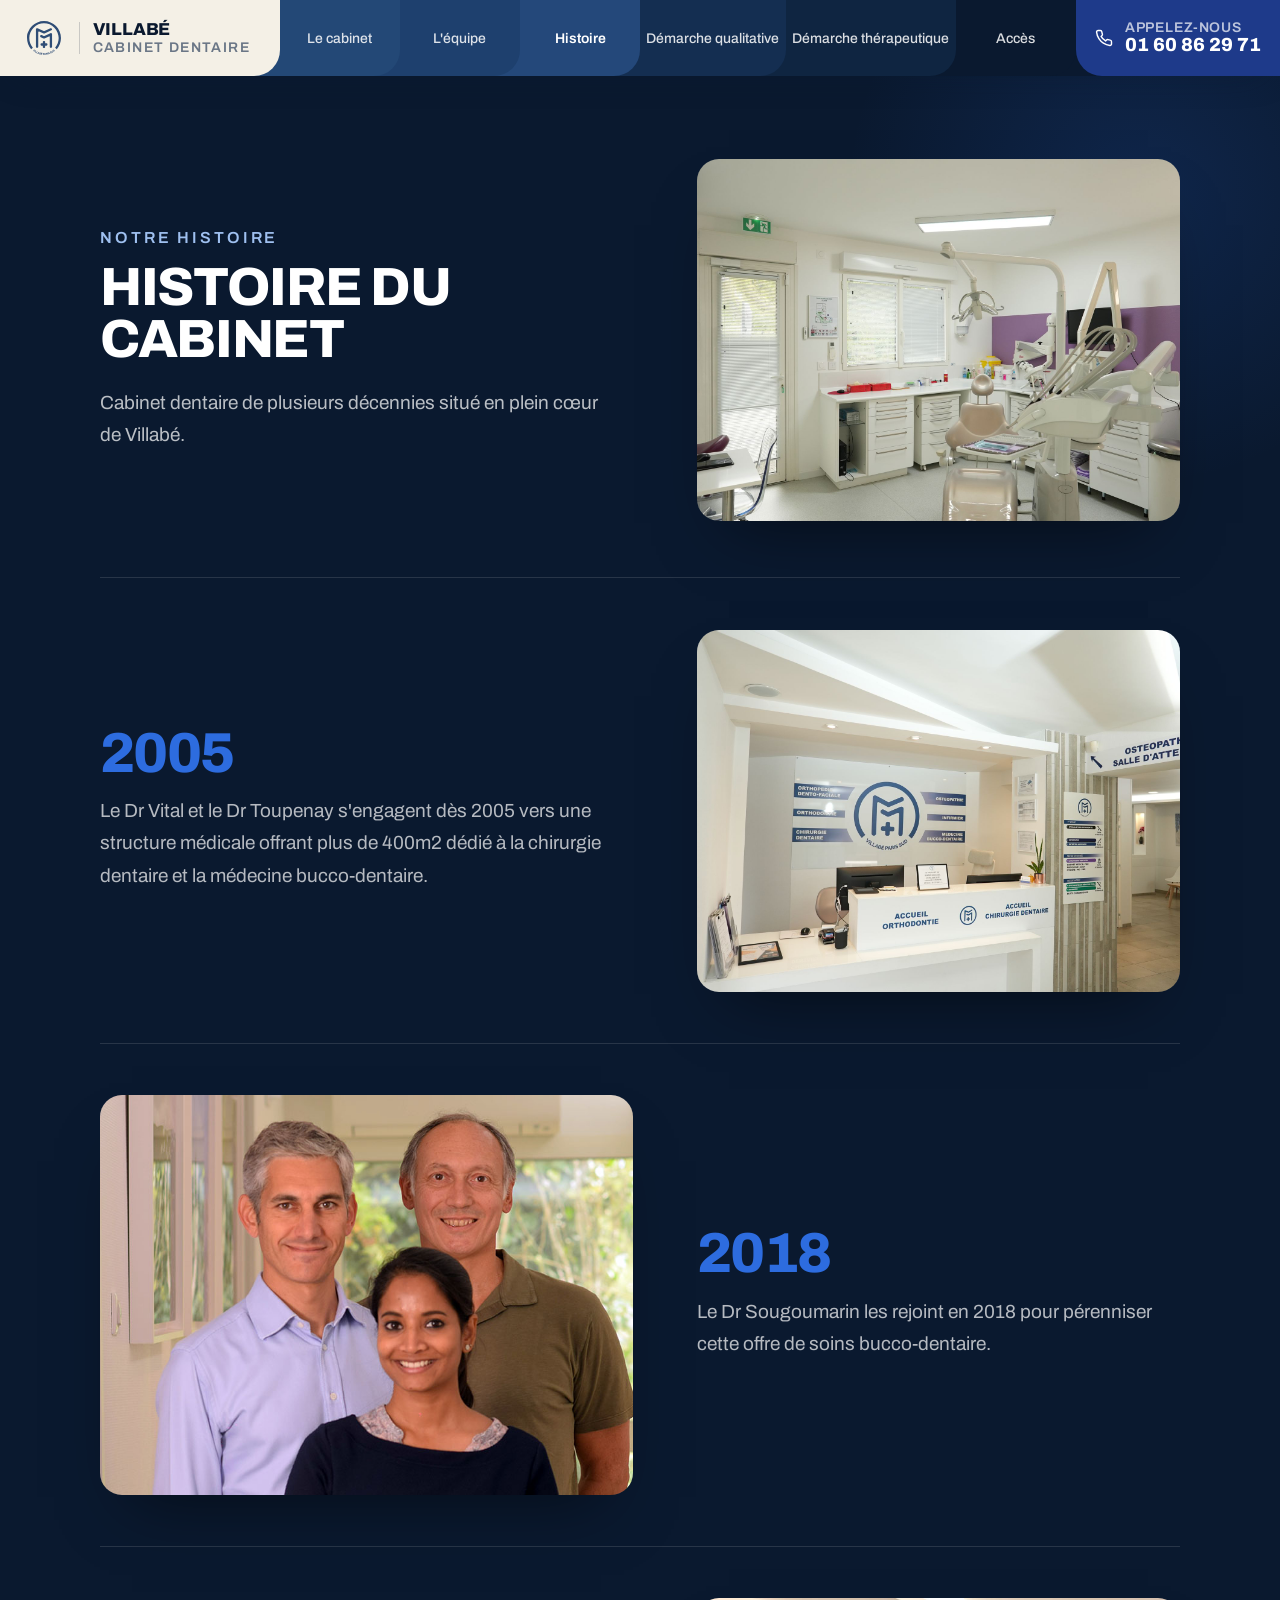
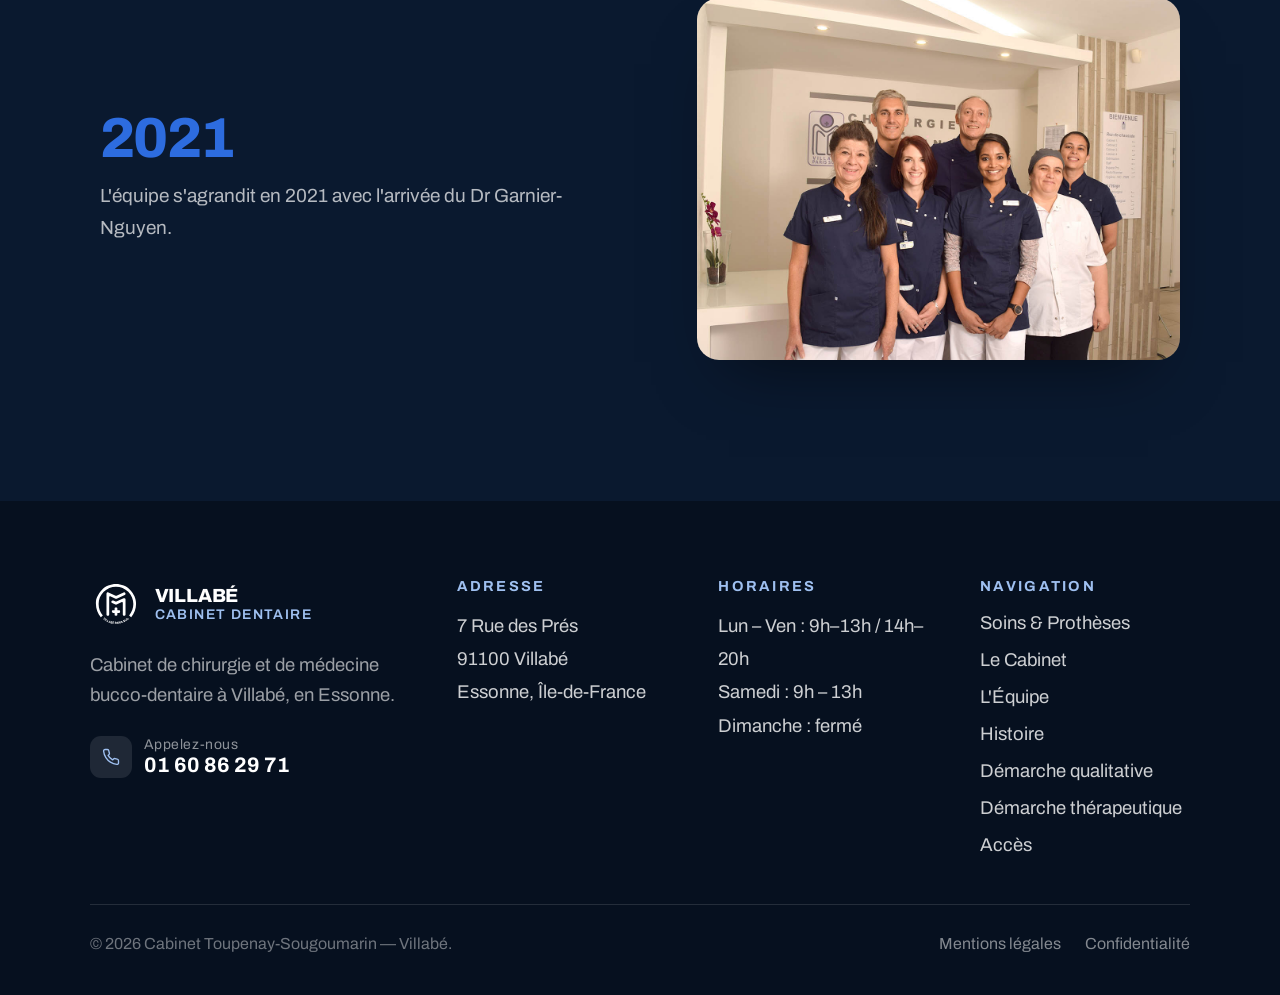
<file: histoire.html>
<!DOCTYPE html>
<html lang="fr">
<head>
<meta charset="utf-8">
<meta name="viewport" content="width=device-width, initial-scale=1">
<link rel="icon" href="/favicon.ico" sizes="48x48">
<link rel="icon" type="image/png" sizes="32x32" href="/favicon-32x32.png">
<link rel="icon" type="image/png" sizes="16x16" href="/favicon-16x16.png">
<link rel="apple-touch-icon" sizes="180x180" href="/apple-touch-icon.png">
<link rel="manifest" href="/site.webmanifest">
<meta name="theme-color" content="#0A192F">
<title>Histoire — Cabinet Dentaire Villabé — Dr Toupenay &amp; Dr Sougoumarin</title>
<meta name="description" content="Histoire du cabinet dentaire de Villabé : cabinet de plusieurs décennies, structure de plus de 400 m2 dès 2005, arrivée du Dr Sougoumarin en 2018 puis du Dr Garnier-Nguyen en 2021.">
<link rel="preconnect" href="https://fonts.googleapis.com">
<link rel="preconnect" href="https://fonts.gstatic.com" crossorigin>
<link href="https://fonts.googleapis.com/css2?family=Archivo:wght@400;500;600;700;800;900&display=swap" rel="stylesheet">
<style>
  :root {
    --navy:#0A192F; --navy2:#0E2742; --blue:#1E3A8A; --blue2:#2D6CDF; --blue-l:#9FC0F0;
    --cream:#ECE7DF; --ink:#14181B;
  }
  * { box-sizing: border-box; margin: 0; padding: 0; }
  html { scroll-behavior: smooth; }
  body { font-family: 'Archivo', -apple-system, sans-serif; color: #E8EEF6; background: var(--navy); -webkit-font-smoothing: antialiased; overflow-x: hidden; }
  ::selection { background: var(--navy); color: #fff; }
  img { display: block; }
  section[id], footer[id] { scroll-margin-top: 80px; }
  html.lenis, html.lenis body { height: auto; }
  .lenis.lenis-smooth { scroll-behavior: auto !important; }
  .lenis.lenis-smooth [data-lenis-prevent] { overscroll-behavior: contain; }
  .lenis.lenis-stopped { overflow: hidden; }
  .display { font-weight: 800; text-transform: uppercase; letter-spacing: -0.02em; line-height: 0.98; }
  .eyebrow { display: inline-block; font-size: 16px; font-weight: 600; letter-spacing: .18em; text-transform: uppercase; color: var(--blue-l); }

  /* ---------- header hover states ---------- */
  .navcenter a { white-space: nowrap; }
  .nav-active:hover { background: #2C5490 !important; }
  .nav-link:hover   { background: #23477C !important; color: #fff !important; }
  .icon-tab:hover   { background: rgba(255,255,255,0.16) !important; }
  .logo-home:hover  { background: #FFFCF2 !important; }
  .navcenter a { font-size: 17.5px !important; }
  @media (max-width: 1400px) { .navcenter a { font-size: 15.5px !important; padding-right: 10px !important; padding-left: 36px !important; } }
  .phone-cta:hover  { background: #274aa8 !important; }
  .flink:hover      { color: #fff !important; }
  @media (max-width: 1040px) { .navcenter { display: none !important; } }
  @media (max-width: 760px) { .footgrid { grid-template-columns: 1fr 1fr !important; } }
  @media (max-width: 560px) { .footgrid { grid-template-columns: 1fr !important; } }

  /* =====================================================================
     SCROLL ANIMATION ENGINE — reveal variants (data-reveal)
     ===================================================================== */
  [data-reveal] { opacity: 0; transition: opacity .9s cubic-bezier(.2,.7,.2,1), transform 1s cubic-bezier(.2,.7,.2,1); transition-delay: var(--rd,0ms); will-change: opacity, transform; }
  [data-reveal="up"]    { transform: translateY(44px); }
  [data-reveal="fade"]  { transform: none; }
  [data-reveal="scale"] { transform: translateY(38px) scale(.94); }
  [data-reveal].is-in   { opacity: 1; transform: none; }
  @media (prefers-reduced-motion: reduce) {
    [data-reveal] { opacity: 1 !important; transform: none !important; }
  }

  /* =====================================================================
     HISTOIRE — intro + frise chronologique
     ===================================================================== */
  .story { position: relative; overflow: hidden; background: var(--navy); color: #fff; padding: clamp(52px,6.5vw,86px) clamp(22px,5vw,80px) clamp(56px,7vw,110px); }
  .story::before { content: ""; position: absolute; width: 54vw; height: 54vw; right: -16vw; top: -18vw; background: radial-gradient(circle, rgba(45,108,223,.16), transparent 60%); pointer-events: none; }
  .story__wrap { position: relative; z-index: 2; max-width: 1080px; margin: 0 auto; }

  .story__hero { display: grid; grid-template-columns: 1.05fr .95fr; gap: clamp(30px,5vw,64px); align-items: center; margin-bottom: clamp(34px,4.4vw,62px); }
  .story__hero h1 { font-size: clamp(30px,4.2vw,62px); font-weight: 800; text-transform: uppercase; letter-spacing: -.025em; line-height: .96; margin-top: 16px; }
  .story__hero p { margin-top: 22px; max-width: 46ch; color: rgba(255,255,255,.72); font-size: clamp(19px,1.4vw,21.5px); line-height: 1.68; }

  .story__media { position: relative; border-radius: 22px; overflow: hidden; aspect-ratio: 4/3; box-shadow: 0 34px 64px -32px rgba(0,0,0,.55); background: rgba(255,255,255,.05); }
  .story__media img { width: 100%; height: 100%; object-fit: cover; }

  .story__item { display: grid; grid-template-columns: 1.05fr .95fr; gap: clamp(28px,5vw,64px); align-items: center; padding: clamp(30px,4vw,54px) 0; border-top: 1px solid rgba(255,255,255,.12); }
  .story__item--rev .story__media { order: -1; }
  .story__year { font-weight: 800; font-size: clamp(34px,4.4vw,66px); letter-spacing: -.03em; line-height: .9; color: var(--blue2); }
  .story__body p { margin-top: 16px; max-width: 46ch; color: rgba(255,255,255,.7); font-size: clamp(19px,1.3vw,21px); line-height: 1.7; }

  @media (max-width: 820px) {
    .story__hero, .story__item, .story__item--rev { grid-template-columns: 1fr; }
    .story__item--rev .story__media { order: 0; }
  }

  /* =====================================================================
     FOOTER
     ===================================================================== */
  .site-footer { background: #06101F; color: #fff; padding: clamp(48px,6vw,84px) clamp(22px,7vw,110px) clamp(26px,3vw,38px); }
  .footgrid { display: grid; grid-template-columns: 1.5fr 1fr 1fr 1fr; gap: clamp(28px,4vw,56px); padding-bottom: 46px; border-bottom: 1px solid rgba(255,255,255,0.12); }
</style>
<link rel="stylesheet" href="css/responsive.css">
</head>
<body>

<div style="background:var(--navy); min-height:100vh;">

  <!-- ============ HEADER ============ -->
  <header style="position:sticky; top:0; z-index:100; display:flex; align-items:stretch; height:76px; background:#0A192F; margin:0; box-shadow:0 14px 34px -22px rgba(10,25,47,0.6);">
    <a href="index.html" class="logo-home" aria-label="Retour à l’accueil" style="flex:none; display:flex; align-items:center; gap:13px; background:#F4F0E6; padding:0 30px 0 22px; border-bottom-right-radius:26px; position:relative; z-index:7; text-decoration:none; transition:background .2s ease;">
      <img src="images/logo.svg" alt="Cabinet Dentaire Villabé Paris Sud" style="height:52px; width:auto;">
      <div class="logo-home__sep" style="width:1px; height:32px; background:rgba(10,25,47,0.18);"></div>
      <div class="logo-home__txt" style="display:flex; flex-direction:column; line-height:1.12;">
        <span class="logo-home__name" style="font-weight:800; font-size:19px; letter-spacing:-0.01em; color:#0A192F;">VILLABÉ</span>
        <span class="logo-home__sub" style="font-weight:600; font-size:12px; letter-spacing:0.16em; text-transform:uppercase; color:#6a7686;">Cabinet Dentaire</span>
      </div>
    </a>
    <nav class="navcenter" style="flex:1; display:flex; align-items:stretch; position:relative;">
      <a href="index.html#cabinet" class="nav-link" style="flex:1; display:flex; align-items:center; justify-content:center; padding:0 clamp(10px,1.1vw,20px) 0 calc(clamp(10px,1.1vw,20px) + 26px); font-size:16px; font-weight:500; color:rgba(255,255,255,0.85); text-decoration:none; background:#234876; border-bottom-right-radius:26px; margin-left:-26px; position:relative; z-index:6; transition:background .2s ease, color .2s ease;">Le cabinet</a>
      <a href="equipe.html" class="nav-link" style="flex:1; display:flex; align-items:center; justify-content:center; padding:0 clamp(10px,1.1vw,20px) 0 calc(clamp(10px,1.1vw,20px) + 26px); font-size:16px; font-weight:500; color:rgba(255,255,255,0.85); text-decoration:none; background:#1E406E; border-bottom-right-radius:26px; margin-left:-26px; position:relative; z-index:5; transition:background .2s ease, color .2s ease;">L'équipe</a>
      <a href="histoire.html" class="nav-active" style="flex:1; display:flex; align-items:center; justify-content:center; padding:0 clamp(10px,1.1vw,20px) 0 calc(clamp(10px,1.1vw,20px) + 26px); font-size:16px; font-weight:600; color:#fff; text-decoration:none; background:#24487A; border-bottom-right-radius:26px; margin-left:-26px; position:relative; z-index:4; transition:background .2s ease;">Histoire</a>
      <a href="demarche-qualitative.html" class="nav-link" style="flex:1; display:flex; align-items:center; justify-content:center; padding:0 clamp(10px,1.1vw,20px) 0 calc(clamp(10px,1.1vw,20px) + 26px); font-size:16px; font-weight:500; color:rgba(255,255,255,0.85); text-decoration:none; background:#142E51; border-bottom-right-radius:26px; margin-left:-26px; position:relative; z-index:3; transition:background .2s ease, color .2s ease;">Démarche qualitative</a>
      <a href="demarche-therapeutique.html" class="nav-link" style="flex:1; display:flex; align-items:center; justify-content:center; padding:0 clamp(10px,1.1vw,20px) 0 calc(clamp(10px,1.1vw,20px) + 26px); font-size:16px; font-weight:500; color:rgba(255,255,255,0.85); text-decoration:none; background:#0F2541; border-bottom-right-radius:26px; margin-left:-26px; position:relative; z-index:2; transition:background .2s ease, color .2s ease;">Démarche thérapeutique</a>
      <a href="acces.html" class="nav-link" style="flex:1; display:flex; align-items:center; justify-content:center; padding:0 clamp(10px,1.1vw,20px) 0 calc(clamp(10px,1.1vw,20px) + 26px); font-size:16px; font-weight:500; color:rgba(255,255,255,0.85); text-decoration:none; background:#0A192F; border-bottom-right-radius:26px; margin-left:-26px; position:relative; z-index:1; transition:background .2s ease, color .2s ease;">Accès</a>
    </nav>
    <div class="headicons" style="flex:none; margin-left:auto; display:flex; align-items:center; gap:8px; padding:0 16px;">
      <a href="mailto:contact@villabe-dental.fr" class="icon-tab" style="width:40px; height:40px; border-radius:10px; background:rgba(255,255,255,0.08); display:flex; align-items:center; justify-content:center; text-decoration:none; transition:background .2s ease;">
        <svg width="17" height="17" viewBox="0 0 24 24" fill="none" stroke="#fff" stroke-width="1.7" stroke-linecap="round" stroke-linejoin="round"><rect x="3" y="5" width="18" height="14" rx="2"/><path d="m3 7 9 6 9-6"/></svg>
      </a>
      <a href="#contact" class="icon-tab" style="width:40px; height:40px; border-radius:10px; background:rgba(255,255,255,0.08); display:flex; align-items:center; justify-content:center; text-decoration:none; transition:background .2s ease;">
        <svg width="17" height="17" viewBox="0 0 24 24" fill="none" stroke="#fff" stroke-width="1.7" stroke-linecap="round" stroke-linejoin="round"><path d="M21 10c0 7-9 13-9 13s-9-6-9-13a9 9 0 0 1 18 0z"/><circle cx="12" cy="10" r="3"/></svg>
      </a>
    </div>
    <a href="tel:0160862971" class="phone-cta" style="flex:none; display:flex; align-items:center; gap:12px; background:#1E3A8A; padding:0 28px; text-decoration:none; border-bottom-left-radius:26px; transition:background .2s ease;">
      <svg width="18" height="18" viewBox="0 0 24 24" fill="none" stroke="#fff" stroke-width="1.9" stroke-linecap="round" stroke-linejoin="round"><path d="M22 16.92v3a2 2 0 0 1-2.18 2 19.79 19.79 0 0 1-8.63-3.07 19.5 19.5 0 0 1-6-6 19.79 19.79 0 0 1-3.07-8.67A2 2 0 0 1 4.11 2h3a2 2 0 0 1 2 1.72c.13.96.36 1.9.7 2.81a2 2 0 0 1-.45 2.11L8.09 9.91a16 16 0 0 0 6 6l1.27-1.27a2 2 0 0 1 2.11-.45c.91.34 1.85.57 2.81.7A2 2 0 0 1 22 16.92z"/></svg>
      <span class="phone-cta__txt" style="display:flex; flex-direction:column; line-height:1.1;">
        <span class="phone-cta__label" style="font-size:13.5px; font-weight:600; letter-spacing:0.06em; text-transform:uppercase; color:rgba(255,255,255,0.7);">Appelez-nous</span>
        <span class="phone-cta__num" style="font-size:19px; font-weight:800; color:#fff;">01 60 86 29 71</span>
      </span>
    </a>
      <button class="navburger" type="button" aria-label="Ouvrir le menu" aria-expanded="false" aria-controls="mobilenav">
      <span class="navburger__box"><span></span><span></span><span></span></span>
    </button>
  </header>

  <!-- ============ MENU MOBILE (≤1040px) ============ -->
  <nav class="mobilenav" id="mobilenav" aria-label="Menu principal" data-open="false" data-lenis-prevent>
    <div class="mobilenav__head">
      <button class="mobilenav__close" type="button" aria-label="Fermer le menu">&times;</button>
    </div>
    <div class="mobilenav__list">
      <a href="index.html#cabinet">Le cabinet <svg width="17" height="17" viewBox="0 0 24 24" fill="none" stroke="currentColor" stroke-width="2" stroke-linecap="round" stroke-linejoin="round" aria-hidden="true"><path d="M5 12h14M13 6l6 6-6 6"/></svg></a>
      <a href="equipe.html">L'équipe <svg width="17" height="17" viewBox="0 0 24 24" fill="none" stroke="currentColor" stroke-width="2" stroke-linecap="round" stroke-linejoin="round" aria-hidden="true"><path d="M5 12h14M13 6l6 6-6 6"/></svg></a>
      <a href="histoire.html">Histoire <svg width="17" height="17" viewBox="0 0 24 24" fill="none" stroke="currentColor" stroke-width="2" stroke-linecap="round" stroke-linejoin="round" aria-hidden="true"><path d="M5 12h14M13 6l6 6-6 6"/></svg></a>
      <a href="demarche-qualitative.html">Démarche qualitative <svg width="17" height="17" viewBox="0 0 24 24" fill="none" stroke="currentColor" stroke-width="2" stroke-linecap="round" stroke-linejoin="round" aria-hidden="true"><path d="M5 12h14M13 6l6 6-6 6"/></svg></a>
      <a href="demarche-therapeutique.html">Démarche thérapeutique <svg width="17" height="17" viewBox="0 0 24 24" fill="none" stroke="currentColor" stroke-width="2" stroke-linecap="round" stroke-linejoin="round" aria-hidden="true"><path d="M5 12h14M13 6l6 6-6 6"/></svg></a>
      <a href="acces.html">Accès <svg width="17" height="17" viewBox="0 0 24 24" fill="none" stroke="currentColor" stroke-width="2" stroke-linecap="round" stroke-linejoin="round" aria-hidden="true"><path d="M5 12h14M13 6l6 6-6 6"/></svg></a>
    </div>
    <div class="mobilenav__foot">
      <a class="mobilenav__call" href="tel:0160862971">
        <span class="mobilenav__ico"><svg width="18" height="18" viewBox="0 0 24 24" fill="none" stroke="#fff" stroke-width="1.9" stroke-linecap="round" stroke-linejoin="round"><path d="M22 16.92v3a2 2 0 0 1-2.18 2 19.79 19.79 0 0 1-8.63-3.07 19.5 19.5 0 0 1-6-6 19.79 19.79 0 0 1-3.07-8.67A2 2 0 0 1 4.11 2h3a2 2 0 0 1 2 1.72c.13.96.36 1.9.7 2.81a2 2 0 0 1-.45 2.11L8.09 9.91a16 16 0 0 0 6 6l1.27-1.27a2 2 0 0 1 2.11-.45c.91.34 1.85.57 2.81.7A2 2 0 0 1 22 16.92z"/></svg></span>
        <span><small>Appelez-nous</small><b>01 60 86 29 71</b></span>
      </a>
      <a class="mobilenav__mail" href="mailto:contact@villabe-dental.fr">
        <span class="mobilenav__ico"><svg width="18" height="18" viewBox="0 0 24 24" fill="none" stroke="#fff" stroke-width="1.7" stroke-linecap="round" stroke-linejoin="round"><rect x="3" y="5" width="18" height="14" rx="2"/><path d="m3 7 9 6 9-6"/></svg></span>
        <span><small>Écrivez-nous</small><b>contact@villabe-dental.fr</b></span>
      </a>
    </div>
  </nav>


  <!-- ============ HISTOIRE — intro + frise chronologique ============ -->
  <section class="story" id="histoire" aria-label="Histoire du cabinet">
    <div class="story__wrap">

      <div class="story__hero">
        <div>
          <span class="eyebrow" data-reveal="up">Notre histoire</span>
          <h1 data-reveal="up" style="--rd:60ms">Histoire du cabinet</h1>
          <p data-reveal="up" style="--rd:140ms">Cabinet dentaire de plusieurs décennies situé en plein cœur de Villabé.</p>
        </div>
        <div class="story__media" data-reveal="scale" style="--rd:200ms">
          <img src="images/cabinet/salle-de-soins.jpg" alt="Salle de soins du cabinet dentaire de Villabé" loading="lazy">
        </div>
      </div>

      <div class="story__line" data-stagger="120">

        <div class="story__item">
          <div class="story__body">
            <div class="story__year" data-reveal="up">2005</div>
            <p data-reveal="up">Le Dr Vital et le Dr Toupenay s'engagent dès 2005 vers une structure médicale offrant plus de 400m2 dédié à la chirurgie dentaire et la médecine bucco-dentaire.</p>
          </div>
          <div class="story__media" data-reveal="scale">
            <img src="images/cabinet/accueil.jpg" alt="L'accueil de la structure médicale dédiée à la chirurgie dentaire" loading="lazy">
          </div>
        </div>

        <div class="story__item story__item--rev">
          <div class="story__body">
            <div class="story__year" data-reveal="up">2018</div>
            <p data-reveal="up">Le Dr Sougoumarin les rejoint en 2018 pour pérenniser cette offre de soins bucco-dentaire.</p>
          </div>
          <div class="story__media" data-reveal="scale">
            <img src="images/histoire-vital.jpg" alt="Le Dr Toupenay, le Dr Vital et le Dr Sougoumarin" loading="lazy">
          </div>
        </div>

        <div class="story__item">
          <div class="story__body">
            <div class="story__year" data-reveal="up">2021</div>
            <p data-reveal="up">L'équipe s'agrandit en 2021 avec l'arrivée du Dr Garnier-Nguyen.</p>
          </div>
          <div class="story__media" data-reveal="scale">
            <img src="images/histoire-cabinet.jpg" alt="L'équipe du cabinet dentaire de Villabé à l'accueil" loading="lazy">
          </div>
        </div>

      </div>
    </div>
  </section>

  <!-- ============ FOOTER ============ -->
  <footer class="site-footer" id="contact">
    <div class="footgrid">
      <div style="max-width:34ch;">
        <div style="display:flex; align-items:center; gap:13px; margin-bottom:20px;">
          <img src="images/logo-white.svg" alt="Cabinet Dentaire Villabé" style="height:52px; width:auto;">
          <div style="display:flex; flex-direction:column; line-height:1.12;">
            <span style="font-weight:800; font-size:19px; letter-spacing:-0.01em;">VILLABÉ</span>
            <span class="footlogo__sub" style="font-weight:600; font-size:12px; letter-spacing:0.16em; text-transform:uppercase; color:#9FC0F0;">Cabinet Dentaire</span>
          </div>
        </div>
        <p style="font-size:18.5px; line-height:1.65; color:rgba(255,255,255,0.6);">Cabinet de chirurgie et de médecine bucco-dentaire à Villabé, en Essonne.</p>
        <a class="footcall" href="tel:0160862971" style="display:inline-flex; align-items:center; gap:12px; margin-top:24px; text-decoration:none;">
          <span style="width:42px; height:42px; flex:none; border-radius:11px; background:rgba(255,255,255,0.1); display:flex; align-items:center; justify-content:center;"><svg width="18" height="18" viewBox="0 0 24 24" fill="none" stroke="#9FC0F0" stroke-width="1.8" stroke-linecap="round" stroke-linejoin="round"><path d="M22 16.92v3a2 2 0 0 1-2.18 2 19.79 19.79 0 0 1-8.63-3.07 19.5 19.5 0 0 1-6-6 19.79 19.79 0 0 1-3.07-8.67A2 2 0 0 1 4.11 2h3a2 2 0 0 1 2 1.72c.13.96.36 1.9.7 2.81a2 2 0 0 1-.45 2.11L8.09 9.91a16 16 0 0 0 6 6l1.27-1.27a2 2 0 0 1 2.11-.45c.91.34 1.85.57 2.81.7A2 2 0 0 1 22 16.92z"/></svg></span>
          <span style="display:flex; flex-direction:column; line-height:1.15;"><span style="font-size:14px; color:rgba(255,255,255,0.55); letter-spacing:0.04em;">Appelez-nous</span><span style="font-size:21px; font-weight:700; color:#fff;">01 60 86 29 71</span></span>
        </a>
      </div>
      <div>
        <div style="font-size:14.5px; font-weight:700; letter-spacing:0.16em; text-transform:uppercase; color:#9FC0F0; margin-bottom:16px;">Adresse</div>
        <div style="font-size:18.5px; line-height:1.8; color:rgba(255,255,255,0.8);">7 Rue des Prés<br>91100 Villabé<br>Essonne, Île-de-France</div>
      </div>
      <div>
        <div style="font-size:14.5px; font-weight:700; letter-spacing:0.16em; text-transform:uppercase; color:#9FC0F0; margin-bottom:16px;">Horaires</div>
        <div style="font-size:18.5px; line-height:1.8; color:rgba(255,255,255,0.8);">Lun – Ven&nbsp;: 9h–13h / 14h–20h<br>Samedi&nbsp;: 9h – 13h<br>Dimanche&nbsp;: fermé</div>
      </div>
      <div>
        <div style="font-size:14.5px; font-weight:700; letter-spacing:0.16em; text-transform:uppercase; color:#9FC0F0; margin-bottom:16px;">Navigation</div>
        <div style="display:flex; flex-direction:column; gap:11px;">
          <a href="index.html#soins" class="flink" style="font-size:18.5px; color:rgba(255,255,255,0.8); text-decoration:none; transition:color .2s ease;">Soins &amp; Prothèses</a>
          <a href="index.html#cabinet" class="flink" style="font-size:18.5px; color:rgba(255,255,255,0.8); text-decoration:none; transition:color .2s ease;">Le Cabinet</a>
          <a href="equipe.html" class="flink" style="font-size:18.5px; color:rgba(255,255,255,0.8); text-decoration:none; transition:color .2s ease;">L'Équipe</a>
          <a href="histoire.html" class="flink" style="font-size:18.5px; color:rgba(255,255,255,0.8); text-decoration:none; transition:color .2s ease;">Histoire</a>
          <a href="demarche-qualitative.html" class="flink" style="font-size:18.5px; color:rgba(255,255,255,0.8); text-decoration:none; transition:color .2s ease;">Démarche qualitative</a>
          <a href="demarche-therapeutique.html" class="flink" style="font-size:18.5px; color:rgba(255,255,255,0.8); text-decoration:none; transition:color .2s ease;">Démarche thérapeutique</a>
          <a href="acces.html" class="flink" style="font-size:18.5px; color:rgba(255,255,255,0.8); text-decoration:none; transition:color .2s ease;">Accès</a>
        </div>
      </div>
    </div>
    <div style="display:flex; align-items:center; justify-content:space-between; flex-wrap:wrap; gap:14px; padding-top:26px;">
      <span style="font-size:16px; color:rgba(255,255,255,0.42);">© 2026 Cabinet Toupenay-Sougoumarin — Villabé.</span>
      <div style="display:flex; gap:24px;">
        <a href="#" class="flink" style="font-size:16px; color:rgba(255,255,255,0.5); text-decoration:none;">Mentions légales</a>
        <a href="#" class="flink" style="font-size:16px; color:rgba(255,255,255,0.5); text-decoration:none;">Confidentialité</a>
      </div>
    </div>
  </footer>

</div>

<script src="js/lenis.min.js"></script>
<script>
(function () {
  var reduce = window.matchMedia && window.matchMedia('(prefers-reduced-motion: reduce)').matches;
  var D = document;

  function initLenis() {
    if (reduce || !window.Lenis) return;
    var lenis = new Lenis({
      duration: 1.15,
      easing: function (t) { return Math.min(1, 1.001 - Math.pow(2, -10 * t)); },
      smoothWheel: true,
      wheelMultiplier: 1,
      touchMultiplier: 1.6
    });
    window.__lenis = lenis;   /* utilisé par js/nav.js pour geler le scroll */
    function loop(time) { lenis.raf(time); requestAnimationFrame(loop); }
    requestAnimationFrame(loop);
    Array.prototype.slice.call(D.querySelectorAll('a[href^="#"]')).forEach(function (a) {
      var href = a.getAttribute('href');
      if (href.length < 2) return;
      a.addEventListener('click', function (e) {
        var t = D.querySelector(href);
        if (t) { e.preventDefault(); lenis.scrollTo(t, { offset: -80 }); }
      });
    });
  }

  function initReveal() {
    var els = Array.prototype.slice.call(D.querySelectorAll('[data-reveal]'));
    if (!els.length) return;
    els.forEach(function (e) {
      var p = e.parentElement;
      while (p && !p.hasAttribute('data-stagger')) p = p.parentElement;
      if (p && !e.style.getPropertyValue('--rd')) {
        var sibs = Array.prototype.slice.call(p.querySelectorAll('[data-reveal]'));
        var step = parseInt(p.getAttribute('data-stagger'), 10) || 80;
        e.style.setProperty('--rd', (sibs.indexOf(e) * step) + 'ms');
      }
    });
    if (reduce || !('IntersectionObserver' in window)) { els.forEach(function (e) { e.classList.add('is-in'); }); return; }
    var io = new IntersectionObserver(function (ents) {
      ents.forEach(function (en) { if (en.isIntersecting) { en.target.classList.add('is-in'); io.unobserve(en.target); } });
    }, { threshold: 0.18, rootMargin: '0px 0px -8% 0px' });
    els.forEach(function (e) { io.observe(e); });
  }

  function boot() {
    try { initLenis(); } catch (e) {}
    try { initReveal(); } catch (e) {}
  }
  if (document.readyState === 'loading') document.addEventListener('DOMContentLoaded', boot);
  else boot();
})();
</script>
<script src="js/nav.js" defer></script>
</body>
</html>
</file>
<file: css/responsive.css>
/* =====================================================================
   RESPONSIVE — feuille partagée par les six pages.
   Chargée après le <style> de chaque page : les !important ne servent
   qu'à reprendre la main sur les style="" posés dans le markup.

   Échelle de breakpoints (une seule, cohérente sur tout le site) :
     1400px  confort desktop        1040px  bascule menu mobile
     1300px  retrait icônes header   820px  colonnes → 1
     1200px  header compact          560px  très petits écrans
   ===================================================================== */

:root {
  --hdr: 76px;            /* hauteur réelle du header, reprise par le hero */
  --gut: clamp(18px, 5vw, 80px);
  --tap: 44px;            /* cible tactile minimale */
}

/* ---------------------------------------------------------------------
   0. GARDE-FOUS ANTI-DÉBORDEMENT
   --------------------------------------------------------------------- */
html { -webkit-text-size-adjust: 100%; text-size-adjust: 100%; }
body { overflow-x: clip; }                 /* clip > hidden : ne casse pas position:sticky */
@supports not (overflow: clip) { body { overflow-x: hidden; } }
img { max-width: 100%; }
/* les mots longs ne débordent plus des colonnes étroites */
h1, h2, h3, h4, p, li, a, span, b, td, th, figcaption { overflow-wrap: break-word; }
/* le tableau d'honoraires et les blocs larges restent scrollables plutôt que débordants */
.pricecard { overflow-x: auto; }

/* ---------------------------------------------------------------------
   1. HAUTEURS D'ÉCRAN — vh → svh/dvh
   Sur mobile, 100vh ignore la barre d'adresse : le hero se retrouve
   tronqué et les sections épinglées sautent au scroll.
   svh = plus petite hauteur visible → stable, jamais de saut.
   --------------------------------------------------------------------- */
.hero { min-height: calc(100vh - var(--hdr)) !important; }
@supports (height: 100svh) {
  .hpin__sticky,
  .expand__sticky { height: 100svh !important; }
  .hero-video { min-height: 100svh; }
  .hero { min-height: calc(100svh - var(--hdr)) !important; }
}

/* ---------------------------------------------------------------------
   2. HEADER — hauteur pilotée par --hdr
   --------------------------------------------------------------------- */
header {
  height: var(--hdr) !important;
  /* le header ne doit jamais provoquer de scroll horizontal */
  max-width: 100%;
  overflow: visible;
}
.logo-home { min-width: 0; }
.logo-home img { height: clamp(38px, 3.4vw, 52px) !important; flex: none; }
.logo-home__txt { min-width: 0; }
.logo-home__name { font-size: clamp(16px, 1.35vw, 19px) !important; }
/* 12px → 13px : sous 13px le libellé devient illisible sur mobile */
.logo-home__sub { font-size: 14px !important; letter-spacing: 0.1em !important; white-space: nowrap; }

/* ---------------------------------------------------------------------
   3. NAVIGATION DESKTOP — tient réellement entre 1041px et 1920px
   Avant : 6 libellés en nowrap + logo + icônes + CTA = 1283px minimum,
   donc débordement de 120px en 1180 et 20px en 1280.
   Maintenant : typo et gouttières fluides, icônes retirées sous 1300px.
   --------------------------------------------------------------------- */
.navcenter { min-width: 0; }
.navcenter a {
  /* plancher à 14px : en dessous les onglets devenaient illisibles.
     Vérifié à la mesure — la nav tient jusqu'à 1041px avec ce plancher. */
  font-size: clamp(14px, 1.08vw, 17.5px) !important;
  padding-right: clamp(4px, 0.5vw, 20px) !important;
  padding-left: calc(26px + clamp(4px, 0.5vw, 20px)) !important;
  /* surtout PAS de min-width:0 ici : les libellés sont en nowrap, ils
     déborderaient de leur onglet et se chevaucheraient. Chaque onglet
     doit rester au moins aussi large que son texte. */
}
@media (max-width: 1300px) {
  .headicons { display: none !important; }
  .phone-cta { padding: 0 clamp(14px, 1.5vw, 28px) !important; }
}

/* ---------------------------------------------------------------------
   4. CTA TÉLÉPHONE — dégressif puis icône seule
   --------------------------------------------------------------------- */
.phone-cta__label { font-size: 14px !important; }
@media (max-width: 1200px) {
  /* icône seule : on récupère ~150px, le dernier onglet de nav respire */
  .phone-cta__txt { display: none !important; }
  .phone-cta {
    padding: 0 !important;
    width: 62px;
    justify-content: center;
  }
}

/* ---------------------------------------------------------------------
   5. HEADER MOBILE & TABLETTE (≤ 1040px)
   La nav desktop était masquée sans rien en remplacement : aucune
   navigation n'existait entre 320px et 1040px. On la remplace par un
   bouton burger + un panneau plein écran.
   --------------------------------------------------------------------- */
.navburger { display: none; }

@media (max-width: 1040px) {
  :root { --hdr: 68px; }
  .navcenter { display: none !important; }
  .headicons { display: none !important; }
  /* pousse CTA + burger à droite maintenant que .headicons ne le fait plus */
  .phone-cta { margin-left: auto !important; }
  .phone-cta {
    width: var(--tap); min-width: var(--tap);
    border-bottom-left-radius: 22px !important;
  }
  .logo-home { padding: 0 18px 0 14px !important; border-bottom-right-radius: 22px !important; gap: 10px !important; }
  .logo-home__sep { display: none; }

  .navburger {
    position: relative;
    display: flex; flex: none;
    align-items: center; justify-content: center;
    width: 56px; min-width: 56px; height: 100%;
    /* meme bleu que .phone-cta : les deux forment un bloc continu a droite */
    background: #1E3A8A; border: 0; padding: 0;
    cursor: pointer; -webkit-tap-highlight-color: transparent;
    transition: background .2s ease;
  }
  .navburger:hover { background: #274aa8; }
  /* separateur avec le CTA telephone, sur toute la hauteur du header */
  .navburger::before {
    content: ""; position: absolute; left: 0; top: 0; bottom: 0;
    width: 1px;
    background: rgba(255,255,255,.28);
  }
  .navburger__box { position: relative; width: 24px; height: 16px; }
  .navburger__box span {
    position: absolute; left: 0; width: 100%; height: 2px; border-radius: 2px;
    background: #fff; transition: transform .32s cubic-bezier(.2,.7,.2,1), opacity .2s ease;
  }
  .navburger__box span:nth-child(1) { top: 0; }
  .navburger__box span:nth-child(2) { top: 7px; }
  .navburger__box span:nth-child(3) { top: 14px; }
  .navburger[aria-expanded="true"] .navburger__box span:nth-child(1) { transform: translateY(7px) rotate(45deg); }
  .navburger[aria-expanded="true"] .navburger__box span:nth-child(2) { opacity: 0; }
  .navburger[aria-expanded="true"] .navburger__box span:nth-child(3) { transform: translateY(-7px) rotate(-45deg); }
}

@media (max-width: 420px) {
  :root { --hdr: 62px; }
  .logo-home__sub { display: none; }
  .navburger { width: var(--tap); min-width: var(--tap); }
}

/* ---------------------------------------------------------------------
   6. PANNEAU DE NAVIGATION MOBILE
   --------------------------------------------------------------------- */
.mobilenav {
  position: fixed; inset: 0; z-index: 200;
  display: flex; flex-direction: column;
  background: rgba(6, 16, 31, 0.92);
  backdrop-filter: blur(18px) saturate(1.1);
  -webkit-backdrop-filter: blur(18px) saturate(1.1);
  opacity: 0; visibility: hidden;
  transition: opacity .3s ease, visibility .3s ease;
  overscroll-behavior: contain;
  -webkit-overflow-scrolling: touch;
  overflow-y: auto;
}
.mobilenav[data-open="true"] { opacity: 1; visibility: visible; }
.mobilenav__head {
  flex: none; display: flex; align-items: center; justify-content: flex-end;
  height: var(--hdr); padding: 0 12px;
}
.mobilenav__close {
  width: var(--tap); height: var(--tap);
  display: flex; align-items: center; justify-content: center;
  background: rgba(255,255,255,.08); border: 0; border-radius: 12px;
  color: #fff; font-size: 22px; line-height: 1; cursor: pointer;
}
.mobilenav__close:hover { background: rgba(255,255,255,.16); }
.mobilenav__list {
  flex: 1 1 auto;
  display: flex; flex-direction: column;
  padding: clamp(8px, 2vw, 24px) clamp(20px, 6vw, 48px) 0;
}
.mobilenav__list a {
  display: flex; align-items: center; justify-content: space-between; gap: 16px;
  min-height: 56px; padding: 14px 2px;
  border-bottom: 1px solid rgba(255,255,255,.1);
  color: #fff; text-decoration: none;
  font-size: clamp(19px, 4.6vw, 26px); font-weight: 700;
  text-transform: uppercase; letter-spacing: -0.01em; line-height: 1.15;
  /* les deux libellés longs ne doivent pas déborder en 320px */
  overflow-wrap: break-word; hyphens: auto;
  transition: color .2s ease, padding-left .2s ease;
}
.mobilenav__list a:hover { color: #9FC0F0; padding-left: 8px; }
.mobilenav__list a[aria-current="page"] { color: #9FC0F0; }
.mobilenav__list a[aria-current="page"] svg { display: none; }
.mobilenav__list a[aria-current="page"]::after {
  content: ""; flex: none; width: 8px; height: 8px;
  border-radius: 50%; background: #2D6CDF;
}
.mobilenav__list a svg { flex: none; opacity: .45; }
.mobilenav__foot {
  flex: none; display: grid; gap: 12px;
  padding: clamp(22px, 5vw, 34px) clamp(20px, 6vw, 48px) clamp(26px, 7vw, 40px);
}
.mobilenav__call, .mobilenav__mail {
  display: flex; align-items: center; gap: 14px;
  min-height: 60px; padding: 12px 18px; border-radius: 15px;
  text-decoration: none; color: #fff;
}
.mobilenav__call { background: #1E3A8A; }
.mobilenav__call:hover { background: #2D6CDF; }
.mobilenav__mail { background: rgba(255,255,255,.08); }
.mobilenav__mail:hover { background: rgba(255,255,255,.16); }
.mobilenav__ico {
  flex: none; width: 40px; height: 40px; border-radius: 11px;
  background: rgba(255,255,255,.16);
  display: flex; align-items: center; justify-content: center;
}
.mobilenav__call small, .mobilenav__mail small {
  display: block; font-size: 13px; font-weight: 600;
  letter-spacing: .08em; text-transform: uppercase; color: rgba(255,255,255,.72);
}
.mobilenav__call b, .mobilenav__mail b {
  display: block; font-size: 19px; font-weight: 800; letter-spacing: -.01em;
  overflow-wrap: anywhere;
}
/* verrou de scroll pendant l'ouverture du panneau */
html.nav-open, html.nav-open body { overflow: hidden !important; touch-action: none; }
/* au-delà du breakpoint mobile le panneau ne doit jamais apparaître */
@media (min-width: 1041px) {
  .mobilenav { display: none !important; }
}
@media (prefers-reduced-motion: reduce) {
  .mobilenav, .mobilenav__list a, .navburger__box span { transition: none !important; }
}

/* ---------------------------------------------------------------------
   7. CIBLES TACTILES — minimum 44×44 (WCAG 2.5.5 / AA 2.5.8)
   --------------------------------------------------------------------- */
.icon-tab { width: var(--tap) !important; height: var(--tap) !important; }
/* flèches du carrousel hero : 14×25px avant correction */
#heroCarousel button[data-hero] {
  min-width: var(--tap) !important; min-height: var(--tap) !important;
  display: flex !important; align-items: center; justify-content: center;
  font-size: 22px !important;
}
/* bouton muet du lecteur portrait (équipe) : 36×36 avant correction */
.teamvid__mute { width: var(--tap) !important; height: var(--tap) !important; font-size: 17px !important; }
/* liens du footer : 20px de haut à l'origine.
   24px minimum au pointeur (WCAG 2.2 AA 2.5.8), 44px au doigt (2.5.5). */
.site-footer a.flink { display: flex; align-items: center; min-height: 26px; }
.footcall { min-height: var(--tap) !important; }
.footlogo__sub { font-size: 14px !important; letter-spacing: 0.1em !important; }
@media (max-width: 1040px) {
  .site-footer a.flink { min-height: var(--tap); }
  .site-footer .footgrid > div:last-child > div { gap: 0 !important; }
}

/* ---------------------------------------------------------------------
   8. FOOTER — 4 colonnes → 2 → 1
   --------------------------------------------------------------------- */
@media (max-width: 980px) { .footgrid { grid-template-columns: 1fr 1fr !important; } }
@media (max-width: 560px)  { .footgrid { grid-template-columns: 1fr !important; } }
.site-footer .footgrid > div:first-child { max-width: 100% !important; }

/* ---------------------------------------------------------------------
   9. GALERIE SOINS ÉPINGLÉE (index) — bascule en swipe natif
   Le scroll horizontal piloté au scroll vertical est pénible au doigt :
   sous 900px on passe au carrousel à défilement natif (.hpin--static,
   déjà stylé dans la page, activé par le JS de la page à ≤760px).
   Ici on complète le rendu pour les petits écrans.
   --------------------------------------------------------------------- */
.hpin--static .hpin__track { scrollbar-width: none; }
.hpin--static .hpin__track::-webkit-scrollbar { display: none; }
@media (max-width: 760px) {
  .hpin--static .hcard { height: min(70svh, 460px); width: min(84vw, 420px); }
  .hpin--static .hcard--intro { height: auto; width: min(84vw, 420px); }
  .hcard__cap { left: 20px; right: 20px; bottom: 22px; }
}

/* ---------------------------------------------------------------------
   10. SECTIONS — passages en une colonne alignés sur l'échelle unique
   (la page déclarait 680 / 760 / 780 / 820 / 860 / 880 / 900 au hasard)
   --------------------------------------------------------------------- */
@media (max-width: 1040px) {
  .expand { height: 180vh; }
  .expand__media { transform: scale(.94); }
}
@media (max-width: 820px) {
  .prac__grid, .prac__grid--rev,
  .faq__inner, .access__inner,
  .rowitem, .rowitem--rev,
  .teamvid { grid-template-columns: 1fr !important; }
  .prac__grid--rev .prac__media,
  .rowitem--rev .rowitem__media { order: 0 !important; }
  .prac__copy { max-width: none !important; }
  .faq__aside { position: static !important; }
  .story__item { grid-template-columns: 1fr !important; gap: 8px !important; }
  .team__head { flex-direction: column; align-items: flex-start; }
  .expand { height: 150vh; }
}
@media (max-width: 560px) {
  :root { --gut: 18px; }
  .prac, .team, .story, .faq, .rowfeat { padding-left: 18px !important; padding-right: 18px !important; }
  /* le filigrane géant débordait de l'écran */
  .prac__wm { font-size: 64px !important; }
  .prac__badge { left: 0 !important; }
  .pricerow { flex-direction: column; align-items: flex-start; gap: 4px; }
  .faq__q { gap: 12px !important; }
  .faq__a p { padding-right: 8px !important; }
  .team__grid .tcard { flex: 1 1 100%; max-width: none; }
  .expand { height: 130vh; }
}

/* ---------------------------------------------------------------------
   11. TYPOGRAPHIE — plancher de lisibilité
   --------------------------------------------------------------------- */
@media (max-width: 560px) {
  .hcard--intro p, .team__head p, .faq__lead,
  .rowitem__body p, .prac__bio, .story__body p { font-size: 18px !important; line-height: 1.65 !important; }
  .faq__a p { font-size: 18px !important; }
  .faq__q h3 { font-size: 18px !important; }
}
</file>
<file: css/galerie.css>
/* =====================================================================
   GALERIE — photos du cabinet (shooting du 23/10/2026) + visionneuse
   ===================================================================== */
.gal { background: var(--navy, #0A192F); padding: clamp(64px, 9vw, 130px) clamp(20px, 5vw, 80px); }
.gal__head { max-width: 1180px; margin: 0 auto clamp(30px, 4vw, 52px); display: flex; flex-wrap: wrap; align-items: flex-end; justify-content: space-between; gap: 18px 40px; }
.gal__head h2 { margin-top: 14px; font-weight: 800; text-transform: uppercase; letter-spacing: -.02em; line-height: .98; color: #fff; font-size: clamp(32px, 4.4vw, 64px); }
.gal__grid { max-width: 1180px; margin: 0 auto; display: grid; grid-template-columns: repeat(4, 1fr); grid-auto-rows: clamp(150px, 17vw, 230px); grid-auto-flow: dense; gap: clamp(10px, 1.2vw, 16px); }
.gal__grid--4 { grid-template-columns: repeat(4, 1fr); grid-auto-rows: clamp(180px, 22vw, 300px); }
.gal__grid--3 { grid-template-columns: repeat(3, 1fr); grid-auto-rows: clamp(170px, 21vw, 280px); }
.gal__item { position: relative; overflow: hidden; border-radius: 18px; background: rgba(255,255,255,.05); cursor: zoom-in; border: 0; padding: 0; display: block; width: 100%; height: 100%; box-shadow: 0 24px 48px -30px rgba(0,0,0,.6); }
.gal__item--wide { grid-column: span 2; }
.gal__item--tall { grid-row: span 2; }
.gal__item--big { grid-column: span 2; grid-row: span 2; }
.gal__item img { width: 100%; height: 100%; object-fit: cover; display: block; transition: transform .8s cubic-bezier(.2,.7,.2,1); }
.gal__item:hover img, .gal__item:focus-visible img { transform: scale(1.05); }
.gal__item:focus-visible { outline: 3px solid var(--blue-l, #9FC0F0); outline-offset: 3px; }
.gal__cap { position: absolute; left: 0; right: 0; bottom: 0; padding: 30px 16px 13px; font-size: 15px; font-weight: 600; color: #fff; text-align: left; background: linear-gradient(180deg, rgba(10,25,47,0), rgba(10,25,47,.82)); opacity: 0; transform: translateY(6px); transition: opacity .35s ease, transform .35s ease; pointer-events: none; }
.gal__item:hover .gal__cap, .gal__item:focus-visible .gal__cap { opacity: 1; transform: none; }
@media (hover: none) { .gal__cap { opacity: 1; transform: none; } }
@media (max-width: 860px) {
  .gal__grid, .gal__grid--4, .gal__grid--3 { grid-template-columns: repeat(2, 1fr); grid-auto-rows: 44vw; }
  .gal__item--big { grid-column: span 2; grid-row: span 1; }
}

/* ----- visionneuse plein écran ----- */
.lbx { position: fixed; inset: 0; z-index: 1000; display: none; align-items: center; justify-content: center; background: rgba(6,16,31,.94); backdrop-filter: blur(6px); -webkit-backdrop-filter: blur(6px); }
.lbx.is-open { display: flex; }
.lbx__fig { margin: 0; max-width: min(92vw, 1600px); max-height: 86vh; display: flex; flex-direction: column; align-items: center; gap: 14px; }
.lbx__img { max-width: 100%; max-height: 78vh; border-radius: 14px; object-fit: contain; box-shadow: 0 40px 80px -40px rgba(0,0,0,.8); }
.lbx__cap { color: rgba(255,255,255,.85); font-size: 17px; text-align: center; }
.lbx__count { font-family: monospace; color: rgba(255,255,255,.5); margin-left: 10px; }
.lbx__btn { position: absolute; width: 52px; height: 52px; border-radius: 50%; border: 1px solid rgba(255,255,255,.25); background: rgba(255,255,255,.08); color: #fff; font-size: 26px; line-height: 1; cursor: pointer; display: grid; place-items: center; transition: background .2s ease; }
.lbx__btn:hover { background: rgba(255,255,255,.18); }
.lbx__btn:focus-visible { outline: 3px solid var(--blue-l, #9FC0F0); outline-offset: 3px; }
.lbx__close { top: 20px; right: 20px; }
.lbx__prev { left: 20px; top: 50%; transform: translateY(-50%); }
.lbx__next { right: 20px; top: 50%; transform: translateY(-50%); }
@media (max-width: 640px) { .lbx__prev, .lbx__next { top: auto; bottom: 20px; transform: none; } .lbx__prev { left: calc(50% - 64px); } .lbx__next { right: calc(50% - 64px); } }
</file>
